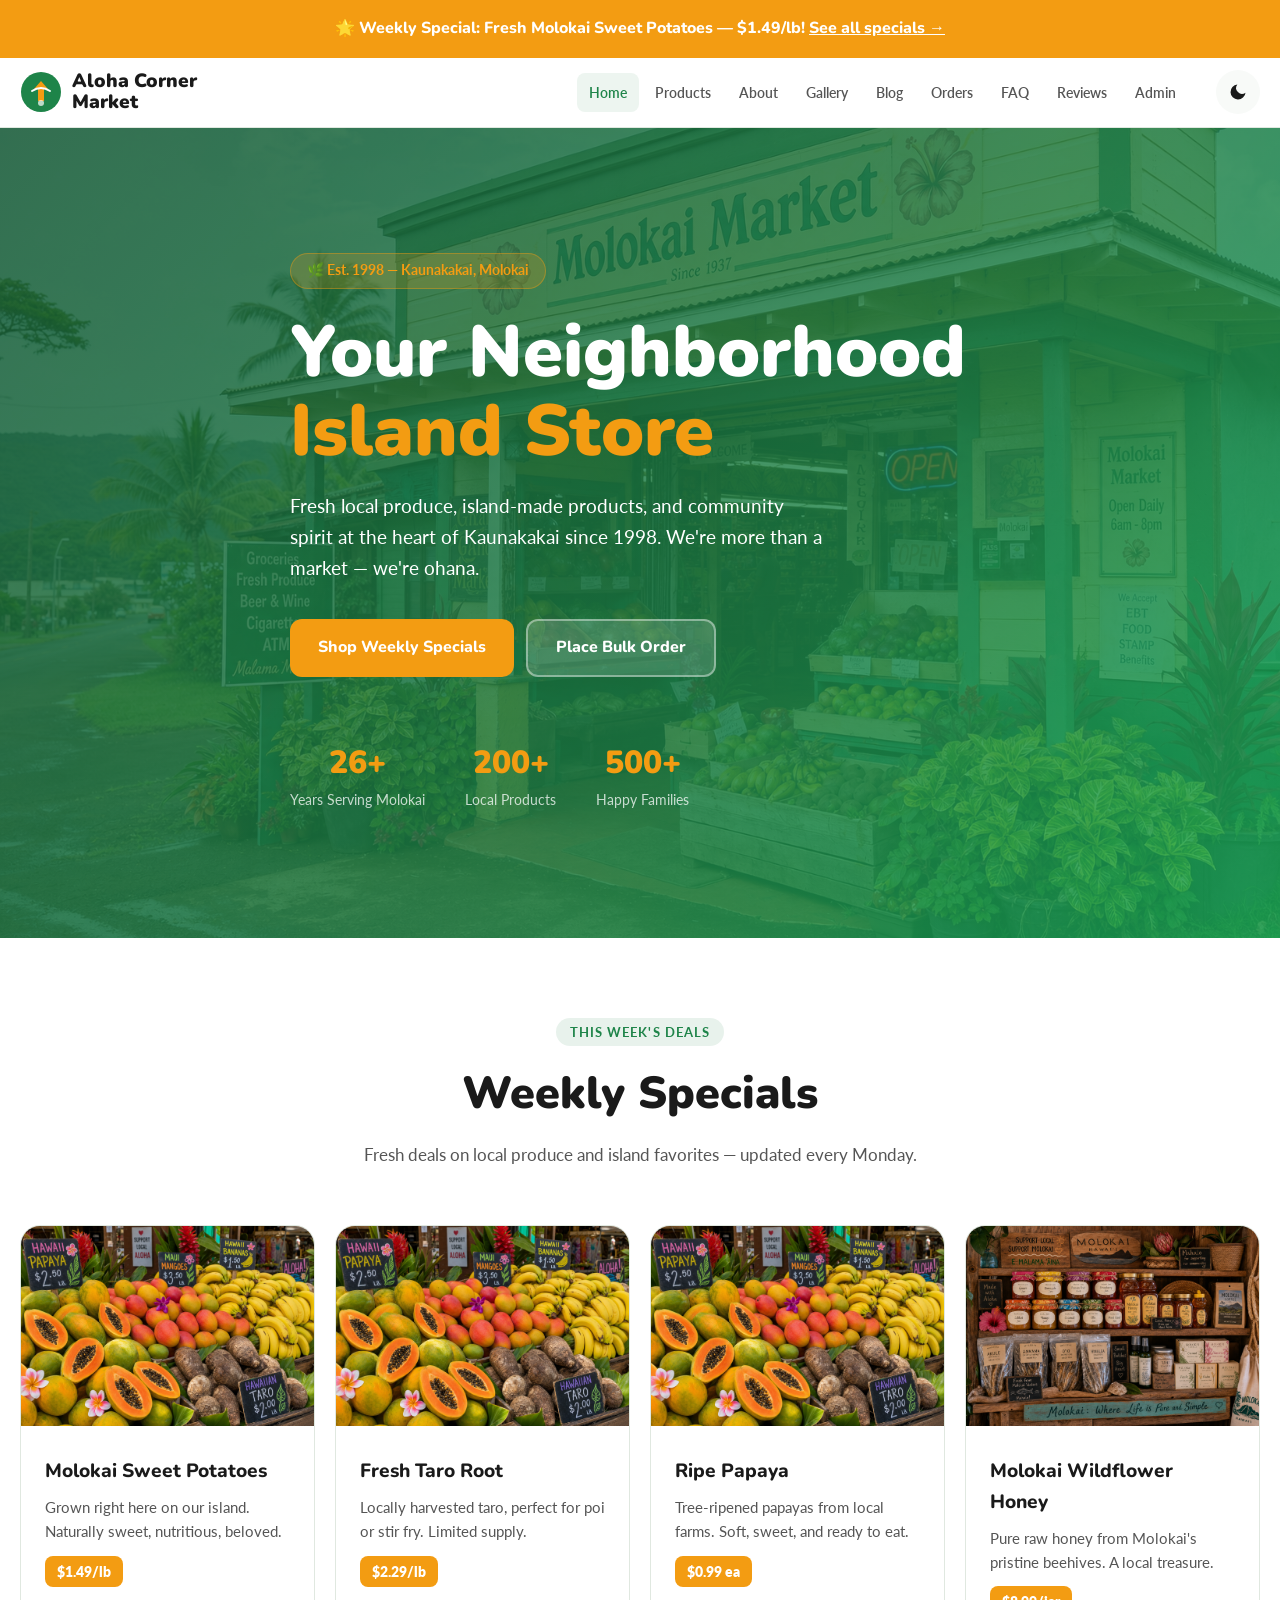
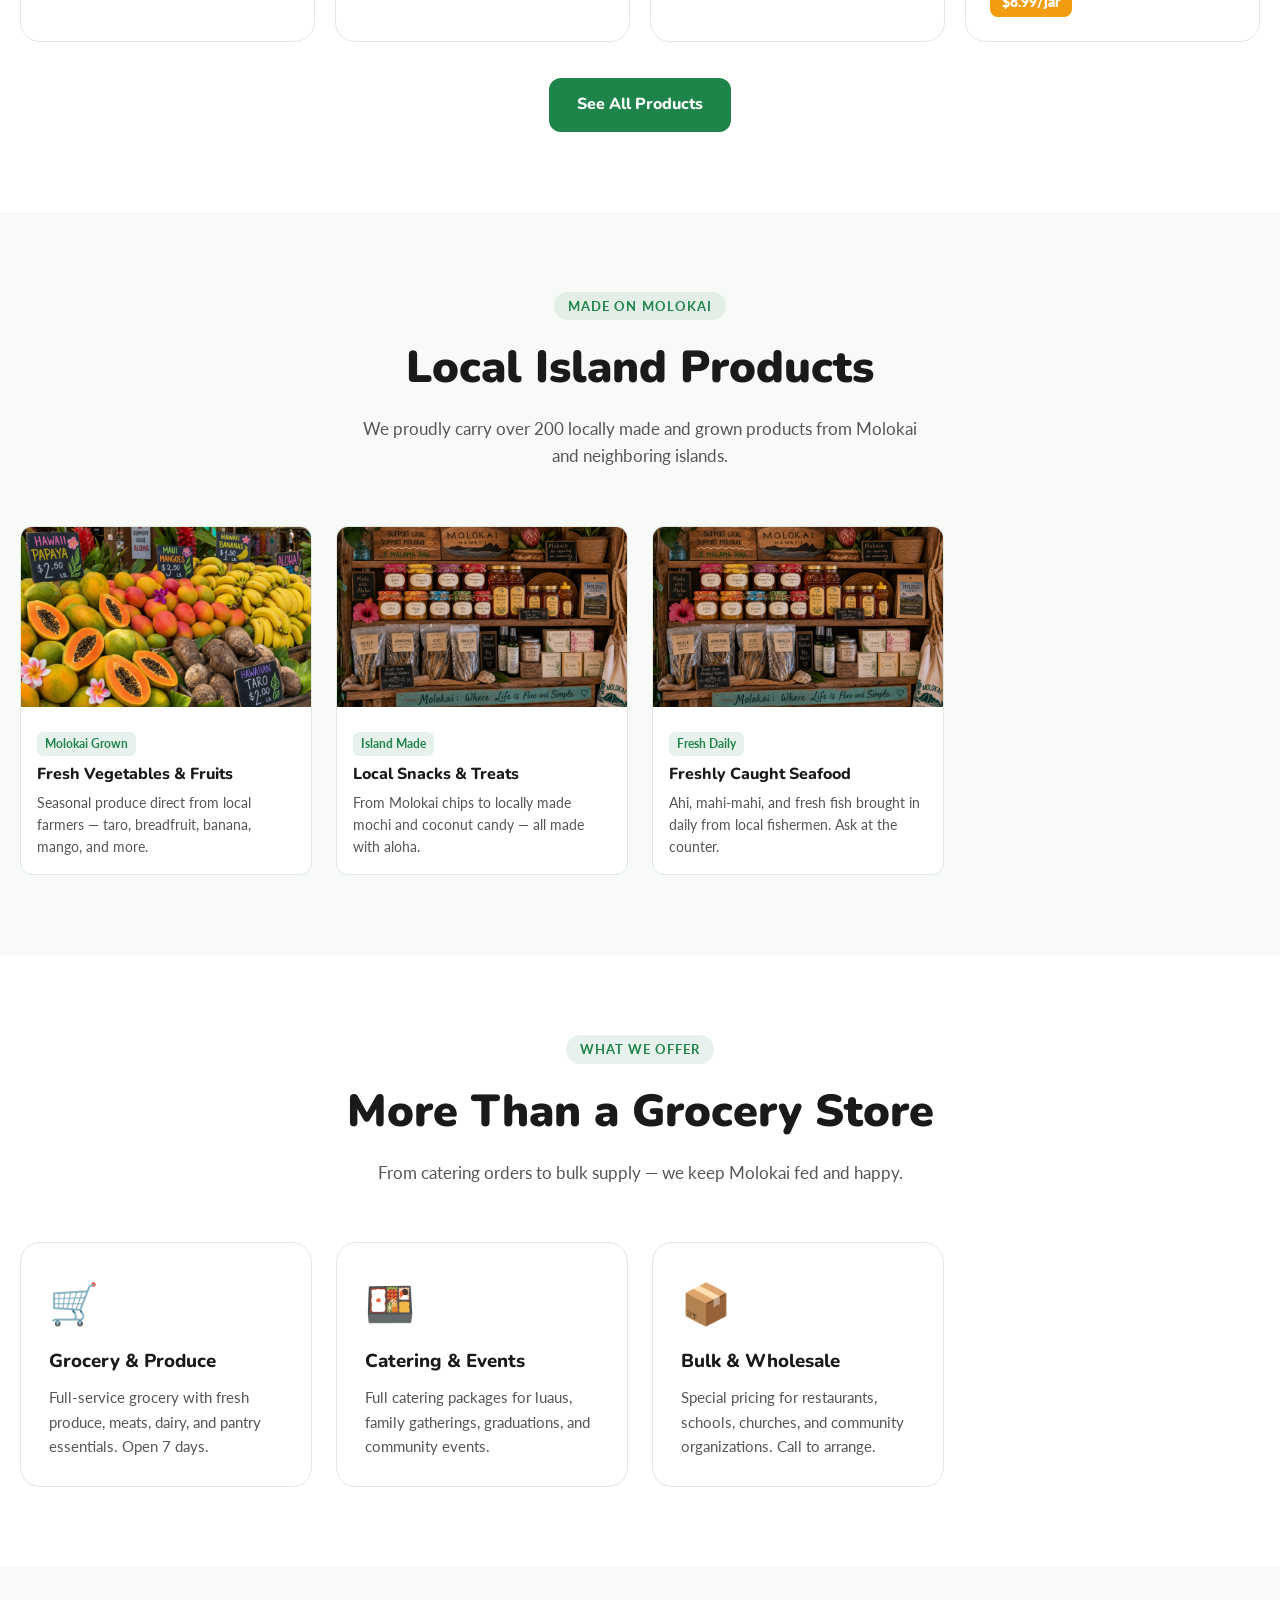
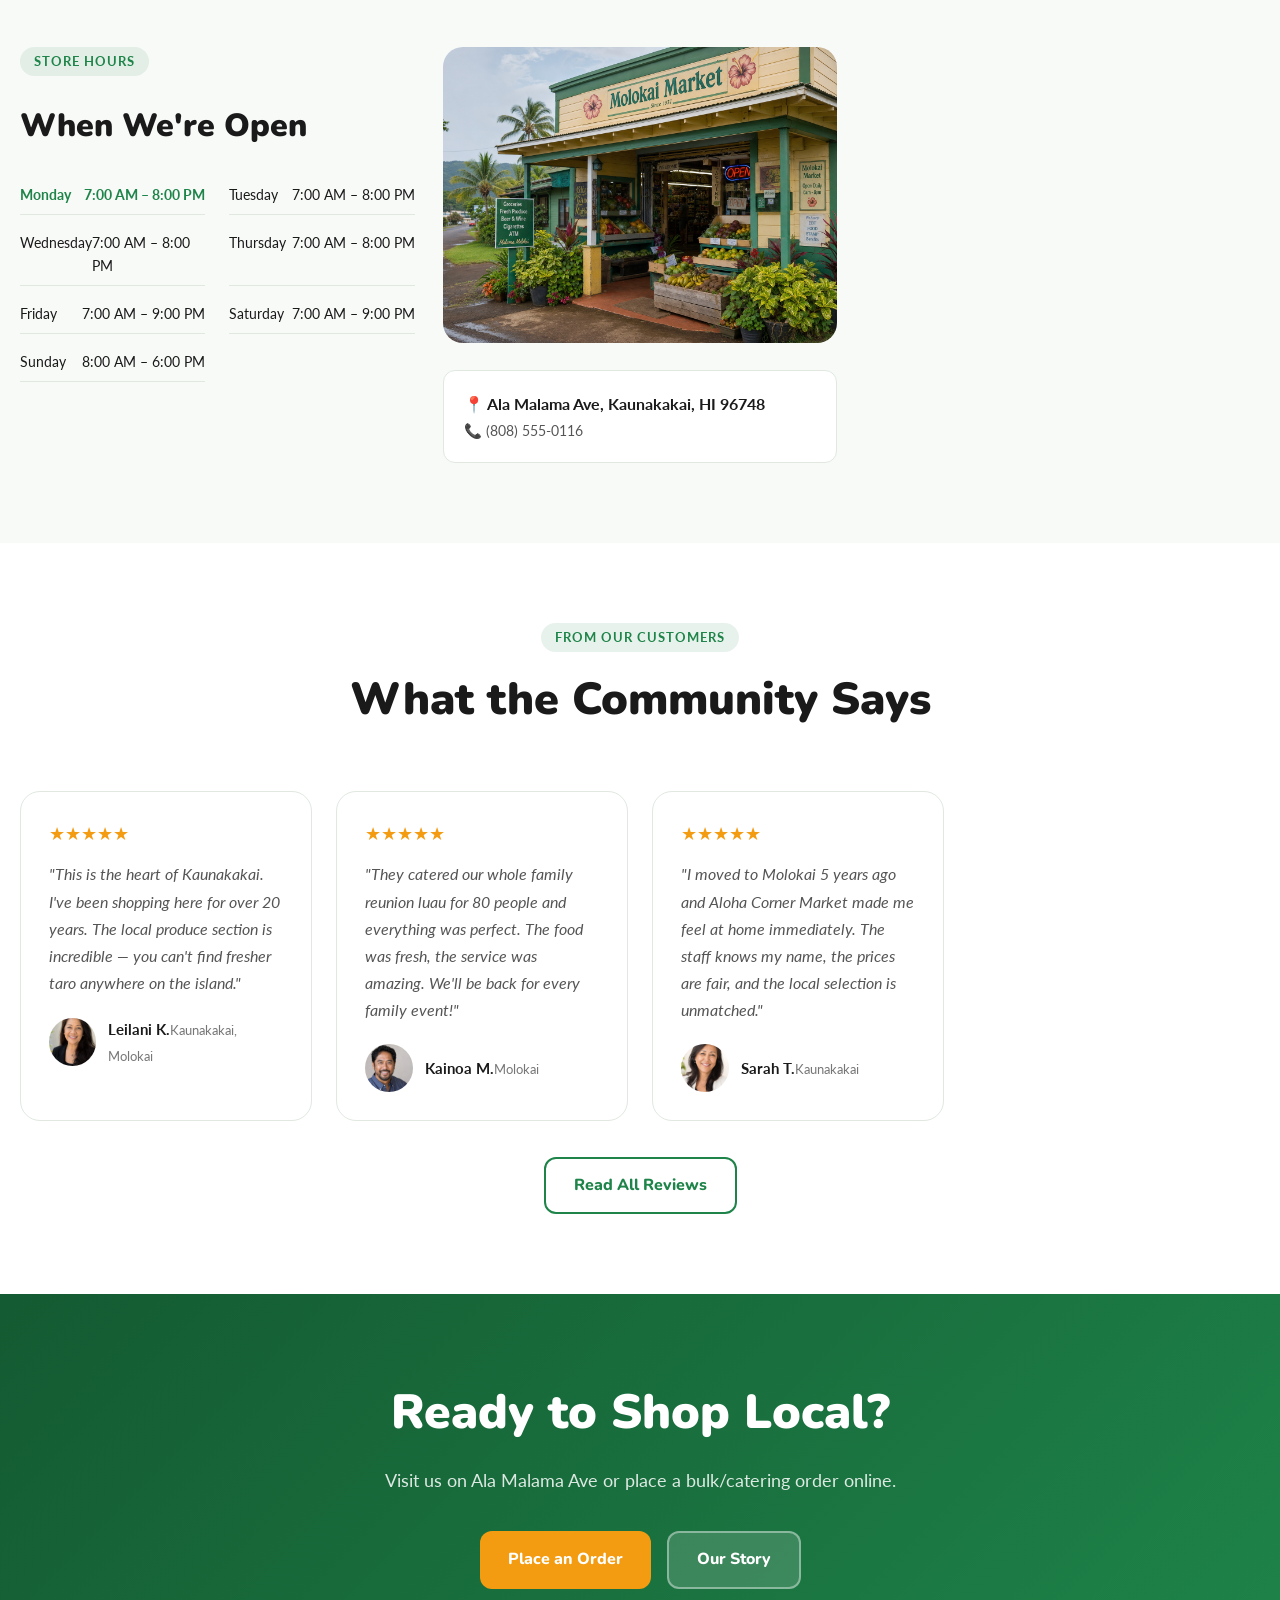
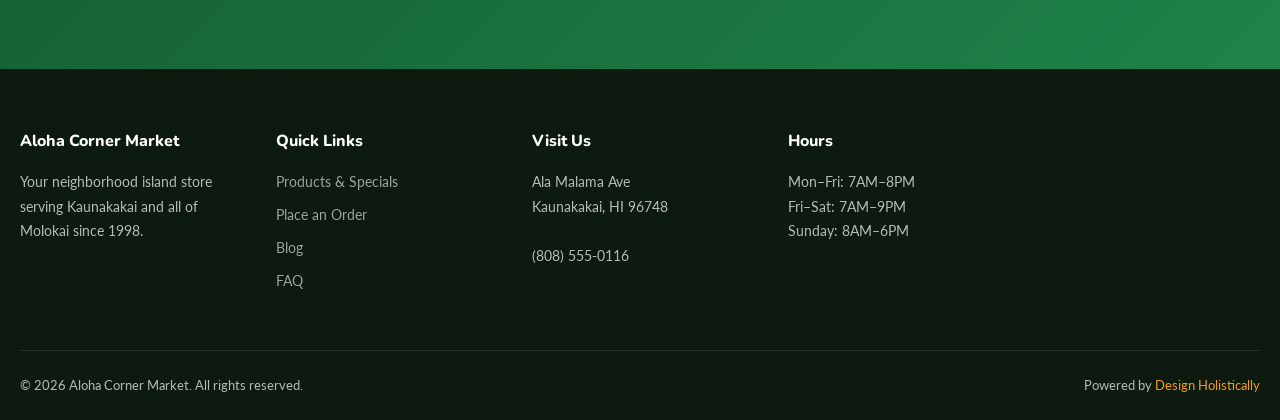
<file: index.html>
<!DOCTYPE html>
<html lang="en" data-theme="light">
<head>
<meta charset="UTF-8"><meta name="viewport" content="width=device-width, initial-scale=1.0">
<title>Aloha Corner Market — Your Neighborhood Island Store | Kaunakakai, Molokai</title>
<meta name="description" content="Aloha Corner Market is Molokai's favorite neighborhood grocery store in Kaunakakai. Fresh local produce, island products, weekly specials, catering and bulk orders.">
<meta property="og:title" content="Aloha Corner Market — Your Neighborhood Island Store">
<meta property="og:description" content="Fresh local produce, island products & community spirit. Serving Kaunakakai, Molokai.">
<meta property="og:image" content="images/hero.png">
<meta property="og:type" content="website">
<link rel="stylesheet" href="css/style.css">
<script type="application/ld+json">{"@context":"https://schema.org","@type":"GroceryStore","name":"Aloha Corner Market","image":"images/hero.png","address":{"@type":"PostalAddress","streetAddress":"Ala Malama Ave","addressLocality":"Kaunakakai","addressRegion":"HI","postalCode":"96748"},"telephone":"(808) 555-0116","openingHours":["Mo-Sa 07:00-20:00","Su 08:00-18:00"],"priceRange":"$"}</script>
  <link rel="icon" type="image/x-icon" href="images/favicon.ico">
  <link rel="icon" type="image/png" sizes="32x32" href="images/favicon-32x32.png">
  <link rel="icon" type="image/png" sizes="16x16" href="images/favicon-16x16.png">
  <link rel="apple-touch-icon" sizes="180x180" href="images/apple-touch-icon.png">
</head>
<body>
<div class="specials-banner">🌟 Weekly Special: Fresh Molokai Sweet Potatoes — $1.49/lb! <a href="services.html">See all specials →</a></div>

<header class="site-header">
  <div class="header-inner">
    <a href="index.html" class="logo-wrap" aria-label="Aloha Corner Market Home">
      <svg width="42" height="42" viewBox="0 0 42 42" fill="none" aria-hidden="true">
        <circle cx="21" cy="21" r="20" fill="#1E8449"/>
        <path d="M21 10 L28 18 L24 18 L24 30 L18 30 L18 18 L14 18 Z" fill="#F39C12"/>
        <path d="M12 20 Q21 14 30 20" stroke="white" stroke-width="2" fill="none" stroke-linecap="round"/>
        <circle cx="21" cy="32" r="3" fill="white" opacity="0.7"/>
      </svg>
      <span>Aloha Corner<br>Market</span>
    </a>
    <nav class="nav-links" aria-label="Main navigation">
      <a href="index.html">Home</a>
      <a href="services.html">Products</a>
      <a href="about.html">About</a>
      <a href="gallery.html">Gallery</a>
      <a href="blog.html">Blog</a>
      <a href="booking.html">Orders</a>
      <a href="faq.html">FAQ</a>
      <a href="reviews.html">Reviews</a>
      <a href="admin.html">Admin</a>
    </nav>
    <div class="header-actions">
      <button class="btn-dark-toggle" id="darkToggle" aria-label="Toggle dark mode">
        <svg viewBox="0 0 24 24"><path d="M21 12.79A9 9 0 1111.21 3 7 7 0 0021 12.79z"/></svg>
      </button>
      <button class="hamburger" id="hamburger" aria-label="Open menu" aria-expanded="false">
        <span></span><span></span><span></span>
      </button>
    </div>
  </div>
</header>
<nav class="mobile-nav" id="mobileNav">
  <a href="index.html">Home</a>
  <a href="services.html">Products</a>
  <a href="about.html">About</a>
  <a href="gallery.html">Gallery</a>
  <a href="blog.html">Blog</a>
  <a href="booking.html">Orders</a>
  <a href="faq.html">FAQ</a>
  <a href="reviews.html">Reviews</a>
  <a href="admin.html">Admin</a>
</nav>

<section class="hero">
  <div class="hero-bg"><img src="images/hero.png" alt="Aloha Corner Market Hawaii" loading="eager" style="width:100%;height:100%;object-fit:cover;position:absolute;inset:0;"></div>
  <div class="hero-content">
    <div class="hero-badge">🌿 Est. 1998 — Kaunakakai, Molokai</div>
    <h1>Your Neighborhood <span>Island Store</span></h1>
    <p>Fresh local produce, island-made products, and community spirit at the heart of Kaunakakai since 1998. We're more than a market — we're ohana.</p>
    <div class="hero-ctas">
      <a href="services.html" class="btn btn-accent">Shop Weekly Specials</a>
      <a href="booking.html" class="btn btn-ghost">Place Bulk Order</a>
    </div>
    <div class="hero-stats">
      <div class="hero-stat"><div class="num">26+</div><div class="lbl">Years Serving Molokai</div></div>
      <div class="hero-stat"><div class="num">200+</div><div class="lbl">Local Products</div></div>
      <div class="hero-stat"><div class="num">500+</div><div class="lbl">Happy Families</div></div>
    </div>
  </div>
</section>

<!-- Weekly Specials -->
<section class="section">
  <div class="container">
    <div class="section-header fade-up">
      <div class="section-tag">This Week's Deals</div>
      <h2>Weekly Specials</h2>
      <p>Fresh deals on local produce and island favorites — updated every Monday.</p>
    </div>
    <div class="grid-4">
      <div class="card fade-up">
        <img src="images/service-produce.png" alt="Sweet Potatoes" class="card-img">
        <div class="card-body"><h3>Molokai Sweet Potatoes</h3><p>Grown right here on our island. Naturally sweet, nutritious, beloved.</p><span class="price-tag">$1.49/lb</span></div>
      </div>
      <div class="card fade-up">
        <img src="images/service-produce.png" alt="Taro" class="card-img">
        <div class="card-body"><h3>Fresh Taro Root</h3><p>Locally harvested taro, perfect for poi or stir fry. Limited supply.</p><span class="price-tag">$2.29/lb</span></div>
      </div>
      <div class="card fade-up">
        <img src="images/service-produce.png" alt="Papaya" class="card-img">
        <div class="card-body"><h3>Ripe Papaya</h3><p>Tree-ripened papayas from local farms. Soft, sweet, and ready to eat.</p><span class="price-tag">$0.99 ea</span></div>
      </div>
      <div class="card fade-up">
        <img src="images/service-local-goods.png" alt="Local Honey" class="card-img">
        <div class="card-body"><h3>Molokai Wildflower Honey</h3><p>Pure raw honey from Molokai's pristine beehives. A local treasure.</p><span class="price-tag">$8.99/jar</span></div>
      </div>
    </div>
    <div style="text-align:center;margin-top:36px"><a href="services.html" class="btn btn-primary">See All Products</a></div>
  </div>
</section>

<!-- Local Products -->
<section class="section section-alt">
  <div class="container">
    <div class="section-header fade-up">
      <div class="section-tag">Made on Molokai</div>
      <h2>Local Island Products</h2>
      <p>We proudly carry over 200 locally made and grown products from Molokai and neighboring islands.</p>
    </div>
    <div class="grid-3">
      <div class="product-card fade-up">
        <img src="images/service-produce.png" alt="Local Produce">
        <div class="product-card-body">
          <div class="local-tag">Molokai Grown</div>
          <h4>Fresh Vegetables & Fruits</h4>
          <p>Seasonal produce direct from local farmers — taro, breadfruit, banana, mango, and more.</p>
        </div>
      </div>
      <div class="product-card fade-up">
        <img src="images/service-local-goods.png" alt="Island Snacks">
        <div class="product-card-body">
          <div class="local-tag">Island Made</div>
          <h4>Local Snacks & Treats</h4>
          <p>From Molokai chips to locally made mochi and coconut candy — all made with aloha.</p>
        </div>
      </div>
      <div class="product-card fade-up">
        <img src="images/service-local-goods.png" alt="Local Fish">
        <div class="product-card-body">
          <div class="local-tag">Fresh Daily</div>
          <h4>Freshly Caught Seafood</h4>
          <p>Ahi, mahi-mahi, and fresh fish brought in daily from local fishermen. Ask at the counter.</p>
        </div>
      </div>
    </div>
  </div>
</section>

<!-- Services Overview -->
<section class="section">
  <div class="container">
    <div class="section-header fade-up">
      <div class="section-tag">What We Offer</div>
      <h2>More Than a Grocery Store</h2>
      <p>From catering orders to bulk supply — we keep Molokai fed and happy.</p>
    </div>
    <div class="grid-3">
      <div class="card fade-up" style="padding:28px;border-radius:var(--radius-lg)">
        <div style="font-size:2.5rem;margin-bottom:12px">🛒</div>
        <h3 style="font-family:'Nunito',sans-serif;font-weight:800;margin-bottom:8px">Grocery & Produce</h3>
        <p style="color:var(--text-muted);font-size:0.95rem">Full-service grocery with fresh produce, meats, dairy, and pantry essentials. Open 7 days.</p>
      </div>
      <div class="card fade-up" style="padding:28px;border-radius:var(--radius-lg)">
        <div style="font-size:2.5rem;margin-bottom:12px">🍱</div>
        <h3 style="font-family:'Nunito',sans-serif;font-weight:800;margin-bottom:8px">Catering & Events</h3>
        <p style="color:var(--text-muted);font-size:0.95rem">Full catering packages for luaus, family gatherings, graduations, and community events.</p>
      </div>
      <div class="card fade-up" style="padding:28px;border-radius:var(--radius-lg)">
        <div style="font-size:2.5rem;margin-bottom:12px">📦</div>
        <h3 style="font-family:'Nunito',sans-serif;font-weight:800;margin-bottom:8px">Bulk & Wholesale</h3>
        <p style="color:var(--text-muted);font-size:0.95rem">Special pricing for restaurants, schools, churches, and community organizations. Call to arrange.</p>
      </div>
    </div>
  </div>
</section>

<!-- Hours & Location -->
<section class="section section-alt">
  <div class="container">
    <div class="grid-2">
      <div class="fade-up">
        <div class="section-tag">Store Hours</div>
        <h2 style="font-family:'Nunito',sans-serif;font-weight:900;font-size:2rem;margin:12px 0 24px">When We're Open</h2>
        <div class="hours-grid">
          <div class="hours-row"><span class="today">Monday</span><span class="today">7:00 AM – 8:00 PM</span></div>
          <div class="hours-row"><span>Tuesday</span><span>7:00 AM – 8:00 PM</span></div>
          <div class="hours-row"><span>Wednesday</span><span>7:00 AM – 8:00 PM</span></div>
          <div class="hours-row"><span>Thursday</span><span>7:00 AM – 8:00 PM</span></div>
          <div class="hours-row"><span>Friday</span><span>7:00 AM – 9:00 PM</span></div>
          <div class="hours-row"><span>Saturday</span><span>7:00 AM – 9:00 PM</span></div>
          <div class="hours-row"><span>Sunday</span><span>8:00 AM – 6:00 PM</span></div>
        </div>
      </div>
      <div class="fade-up">
        <img src="images/hero.png" alt="Store exterior" style="width:100%;border-radius:var(--radius-lg);object-fit:cover;aspect-ratio:4/3;">
        <div style="margin-top:20px;padding:20px;background:var(--bg-card);border:1px solid var(--border);border-radius:var(--radius)">
          <strong style="font-size:1rem">📍 Ala Malama Ave, Kaunakakai, HI 96748</strong><br>
          <span style="color:var(--text-muted);font-size:0.9rem">📞 (808) 555-0116</span>
        </div>
      </div>
    </div>
  </div>
</section>

<!-- Testimonials -->
<section class="section">
  <div class="container">
    <div class="section-header fade-up">
      <div class="section-tag">From Our Customers</div>
      <h2>What the Community Says</h2>
    </div>
    <div class="grid-3">
      <div class="testimonial-card fade-up">
        <div class="stars">★★★★★</div>
        <p>"This is the heart of Kaunakakai. I've been shopping here for over 20 years. The local produce section is incredible — you can't find fresher taro anywhere on the island."</p>
        <div class="testi-author"><img src="images/avatar-1.png" alt="Leilani K"><div><strong>Leilani K.</strong><span>Kaunakakai, Molokai</span></div></div>
      </div>
      <div class="testimonial-card fade-up">
        <div class="stars">★★★★★</div>
        <p>"They catered our whole family reunion luau for 80 people and everything was perfect. The food was fresh, the service was amazing. We'll be back for every family event!"</p>
        <div class="testi-author"><img src="images/avatar-2.png" alt="Kainoa M"><div><strong>Kainoa M.</strong><span>Molokai</span></div></div>
      </div>
      <div class="testimonial-card fade-up">
        <div class="stars">★★★★★</div>
        <p>"I moved to Molokai 5 years ago and Aloha Corner Market made me feel at home immediately. The staff knows my name, the prices are fair, and the local selection is unmatched."</p>
        <div class="testi-author"><img src="images/avatar-3.png" alt="Sarah T"><div><strong>Sarah T.</strong><span>Kaunakakai</span></div></div>
      </div>
    </div>
    <div style="text-align:center;margin-top:36px"><a href="reviews.html" class="btn btn-outline">Read All Reviews</a></div>
  </div>
</section>

<!-- CTA -->
<section class="cta-section">
  <div class="container">
    <h2>Ready to Shop Local?</h2>
    <p>Visit us on Ala Malama Ave or place a bulk/catering order online.</p>
    <div style="display:flex;gap:16px;justify-content:center;flex-wrap:wrap">
      <a href="booking.html" class="btn btn-accent">Place an Order</a>
      <a href="about.html" class="btn btn-ghost">Our Story</a>
    </div>
  </div>
</section>

<footer class="site-footer">
  <div class="footer-grid">
    <div class="footer-col">
      <h4>Aloha Corner Market</h4>
      <p>Your neighborhood island store serving Kaunakakai and all of Molokai since 1998.</p>
    </div>
    <div class="footer-col">
      <h4>Quick Links</h4>
      <a href="services.html">Products & Specials</a>
      <a href="booking.html">Place an Order</a>
      <a href="blog.html">Blog</a>
      <a href="faq.html">FAQ</a>
    </div>
    <div class="footer-col">
      <h4>Visit Us</h4>
      <p>Ala Malama Ave<br>Kaunakakai, HI 96748<br><br>(808) 555-0116</p>
    </div>
    <div class="footer-col">
      <h4>Hours</h4>
      <p>Mon–Fri: 7AM–8PM<br>Fri–Sat: 7AM–9PM<br>Sunday: 8AM–6PM</p>
    </div>
  </div>
  <div class="footer-bottom">
    <span>© 2026 Aloha Corner Market. All rights reserved.</span>
    <span>Powered by <a href="https://designholistically.com" target="_blank">Design Holistically</a></span>
  </div>
</footer>
<button class="back-to-top" id="backToTop" aria-label="Back to top">↑</button>
<script src="js/main.js"></script>
</body>
</html>
</file>
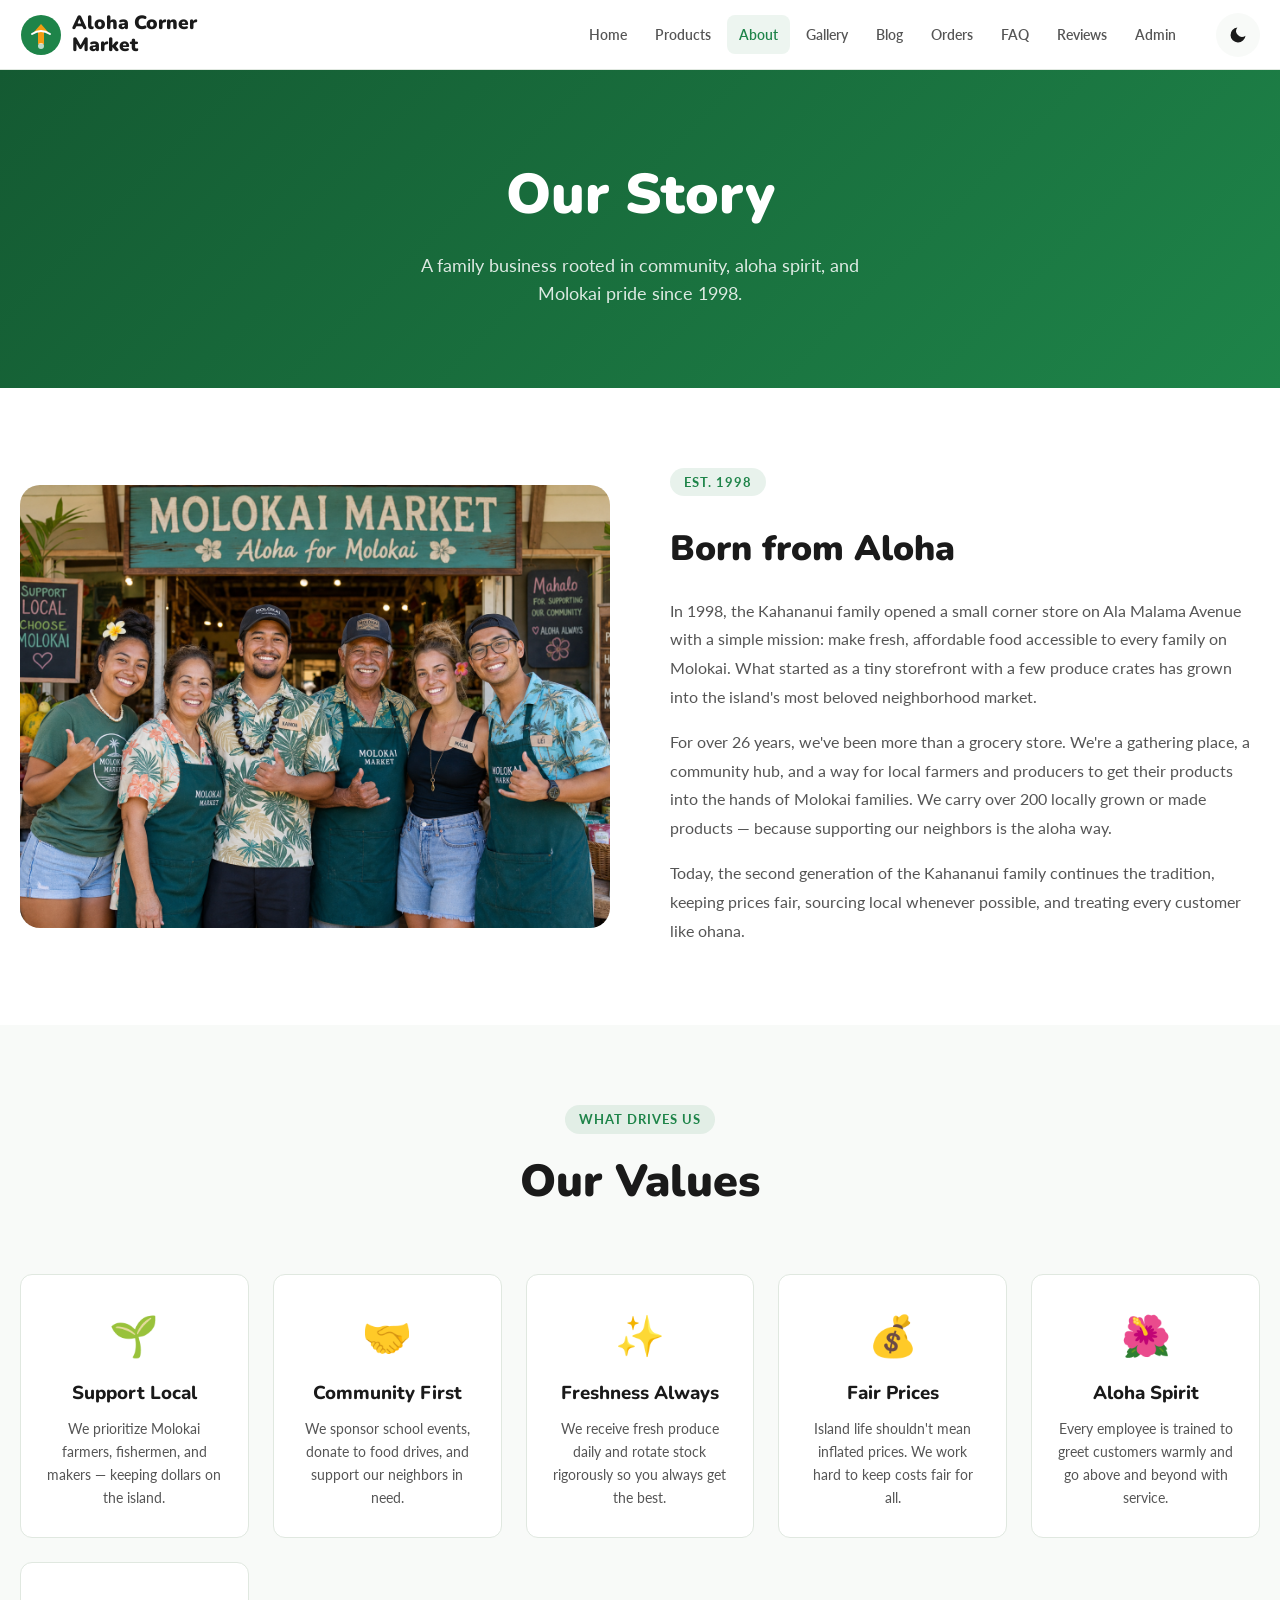
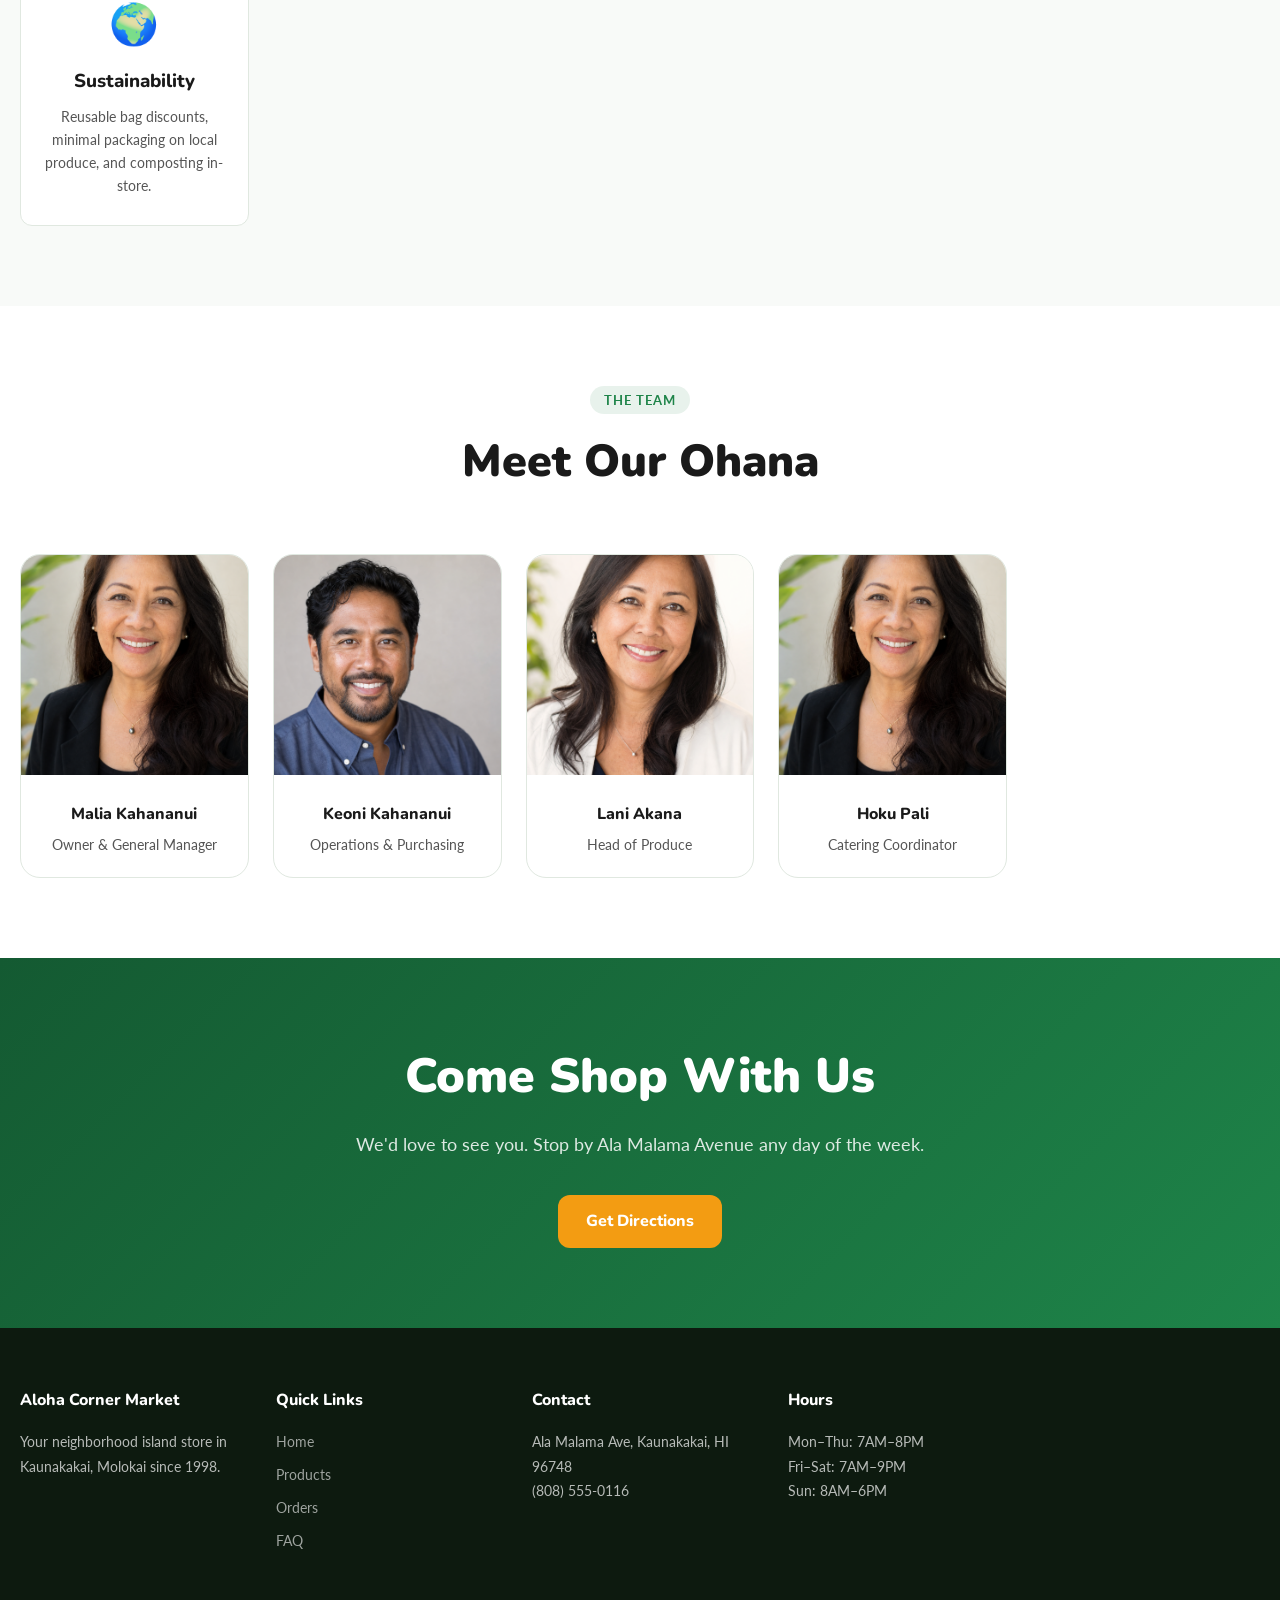
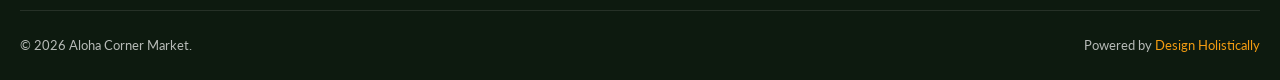
<file: about.html>
<!DOCTYPE html>
<html lang="en" data-theme="light">
<head>
<meta charset="UTF-8"><meta name="viewport" content="width=device-width, initial-scale=1.0">
<title>About Us — Aloha Corner Market | Kaunakakai, Molokai</title>
<meta name="description" content="Learn the story of Aloha Corner Market — a family-owned neighborhood grocery store serving Kaunakakai, Molokai since 1998.">
<link rel="stylesheet" href="css/style.css">
  <link rel="icon" type="image/x-icon" href="images/favicon.ico">
  <link rel="icon" type="image/png" sizes="32x32" href="images/favicon-32x32.png">
  <link rel="icon" type="image/png" sizes="16x16" href="images/favicon-16x16.png">
  <link rel="apple-touch-icon" sizes="180x180" href="images/apple-touch-icon.png">
</head>
<body>
<header class="site-header">
  <div class="header-inner">
    <a href="index.html" class="logo-wrap">
      <svg width="42" height="42" viewBox="0 0 42 42" fill="none"><circle cx="21" cy="21" r="20" fill="#1E8449"/><path d="M21 10 L28 18 L24 18 L24 30 L18 30 L18 18 L14 18 Z" fill="#F39C12"/><path d="M12 20 Q21 14 30 20" stroke="white" stroke-width="2" fill="none" stroke-linecap="round"/><circle cx="21" cy="32" r="3" fill="white" opacity="0.7"/></svg>
      <span>Aloha Corner<br>Market</span>
    </a>
    <nav class="nav-links">
      <a href="index.html">Home</a><a href="services.html">Products</a><a href="about.html" class="active">About</a><a href="gallery.html">Gallery</a><a href="blog.html">Blog</a><a href="booking.html">Orders</a><a href="faq.html">FAQ</a><a href="reviews.html">Reviews</a><a href="admin.html">Admin</a>
    </nav>
    <div class="header-actions">
      <button class="btn-dark-toggle" id="darkToggle" aria-label="Toggle dark mode"><svg viewBox="0 0 24 24"><path d="M21 12.79A9 9 0 1111.21 3 7 7 0 0021 12.79z"/></svg></button>
      <button class="hamburger" id="hamburger" aria-label="Open menu" aria-expanded="false"><span></span><span></span><span></span></button>
    </div>
  </div>
</header>
<nav class="mobile-nav" id="mobileNav">
  <a href="index.html">Home</a><a href="services.html">Products</a><a href="about.html">About</a><a href="gallery.html">Gallery</a><a href="blog.html">Blog</a><a href="booking.html">Orders</a><a href="faq.html">FAQ</a><a href="reviews.html">Reviews</a><a href="admin.html">Admin</a>
</nav>

<div class="page-hero">
  <h1>Our Story</h1>
  <p>A family business rooted in community, aloha spirit, and Molokai pride since 1998.</p>
</div>

<section class="section">
  <div class="container">
    <div class="about-story fade-up">
      <img src="images/about.png" alt="Store founding family">
      <div>
        <div class="section-tag">Est. 1998</div>
        <h2 style="font-family:'Nunito',sans-serif;font-weight:900;font-size:2.2rem;margin:12px 0 20px">Born from Aloha</h2>
        <p style="color:var(--text-muted);line-height:1.8;margin-bottom:16px">In 1998, the Kahananui family opened a small corner store on Ala Malama Avenue with a simple mission: make fresh, affordable food accessible to every family on Molokai. What started as a tiny storefront with a few produce crates has grown into the island's most beloved neighborhood market.</p>
        <p style="color:var(--text-muted);line-height:1.8;margin-bottom:16px">For over 26 years, we've been more than a grocery store. We're a gathering place, a community hub, and a way for local farmers and producers to get their products into the hands of Molokai families. We carry over 200 locally grown or made products — because supporting our neighbors is the aloha way.</p>
        <p style="color:var(--text-muted);line-height:1.8">Today, the second generation of the Kahananui family continues the tradition, keeping prices fair, sourcing local whenever possible, and treating every customer like ohana.</p>
      </div>
    </div>
  </div>
</section>

<section class="section section-alt">
  <div class="container">
    <div class="section-header fade-up">
      <div class="section-tag">What Drives Us</div>
      <h2>Our Values</h2>
    </div>
    <div class="values-grid">
      <div class="value-card fade-up"><div class="value-icon">🌱</div><h3>Support Local</h3><p>We prioritize Molokai farmers, fishermen, and makers — keeping dollars on the island.</p></div>
      <div class="value-card fade-up"><div class="value-icon">🤝</div><h3>Community First</h3><p>We sponsor school events, donate to food drives, and support our neighbors in need.</p></div>
      <div class="value-card fade-up"><div class="value-icon">✨</div><h3>Freshness Always</h3><p>We receive fresh produce daily and rotate stock rigorously so you always get the best.</p></div>
      <div class="value-card fade-up"><div class="value-icon">💰</div><h3>Fair Prices</h3><p>Island life shouldn't mean inflated prices. We work hard to keep costs fair for all.</p></div>
      <div class="value-card fade-up"><div class="value-icon">🌺</div><h3>Aloha Spirit</h3><p>Every employee is trained to greet customers warmly and go above and beyond with service.</p></div>
      <div class="value-card fade-up"><div class="value-icon">🌍</div><h3>Sustainability</h3><p>Reusable bag discounts, minimal packaging on local produce, and composting in-store.</p></div>
    </div>
  </div>
</section>

<section class="section">
  <div class="container">
    <div class="section-header fade-up">
      <div class="section-tag">The Team</div>
      <h2>Meet Our Ohana</h2>
    </div>
    <div class="team-grid">
      <div class="team-card fade-up"><img src="images/avatar-1.png" alt="Malia Kahananui"><div class="team-card-body"><strong>Malia Kahananui</strong><span>Owner & General Manager</span></div></div>
      <div class="team-card fade-up"><img src="images/avatar-2.png" alt="Keoni Kahananui"><div class="team-card-body"><strong>Keoni Kahananui</strong><span>Operations & Purchasing</span></div></div>
      <div class="team-card fade-up"><img src="images/avatar-3.png" alt="Lani Akana"><div class="team-card-body"><strong>Lani Akana</strong><span>Head of Produce</span></div></div>
      <div class="team-card fade-up"><img src="images/avatar-1.png" alt="Hoku Pali"><div class="team-card-body"><strong>Hoku Pali</strong><span>Catering Coordinator</span></div></div>
    </div>
  </div>
</section>

<section class="cta-section">
  <div class="container">
    <h2>Come Shop With Us</h2>
    <p>We'd love to see you. Stop by Ala Malama Avenue any day of the week.</p>
    <a href="index.html" class="btn btn-accent">Get Directions</a>
  </div>
</section>

<footer class="site-footer">
  <div class="footer-grid">
    <div class="footer-col"><h4>Aloha Corner Market</h4><p>Your neighborhood island store in Kaunakakai, Molokai since 1998.</p></div>
    <div class="footer-col"><h4>Quick Links</h4><a href="index.html">Home</a><a href="services.html">Products</a><a href="booking.html">Orders</a><a href="faq.html">FAQ</a></div>
    <div class="footer-col"><h4>Contact</h4><p>Ala Malama Ave, Kaunakakai, HI 96748<br>(808) 555-0116</p></div>
    <div class="footer-col"><h4>Hours</h4><p>Mon–Thu: 7AM–8PM<br>Fri–Sat: 7AM–9PM<br>Sun: 8AM–6PM</p></div>
  </div>
  <div class="footer-bottom"><span>© 2026 Aloha Corner Market.</span><span>Powered by <a href="https://designholistically.com" target="_blank">Design Holistically</a></span></div>
</footer>
<button class="back-to-top" id="backToTop" aria-label="Back to top">↑</button>
<script src="js/main.js"></script>
</body>
</html>
</file>
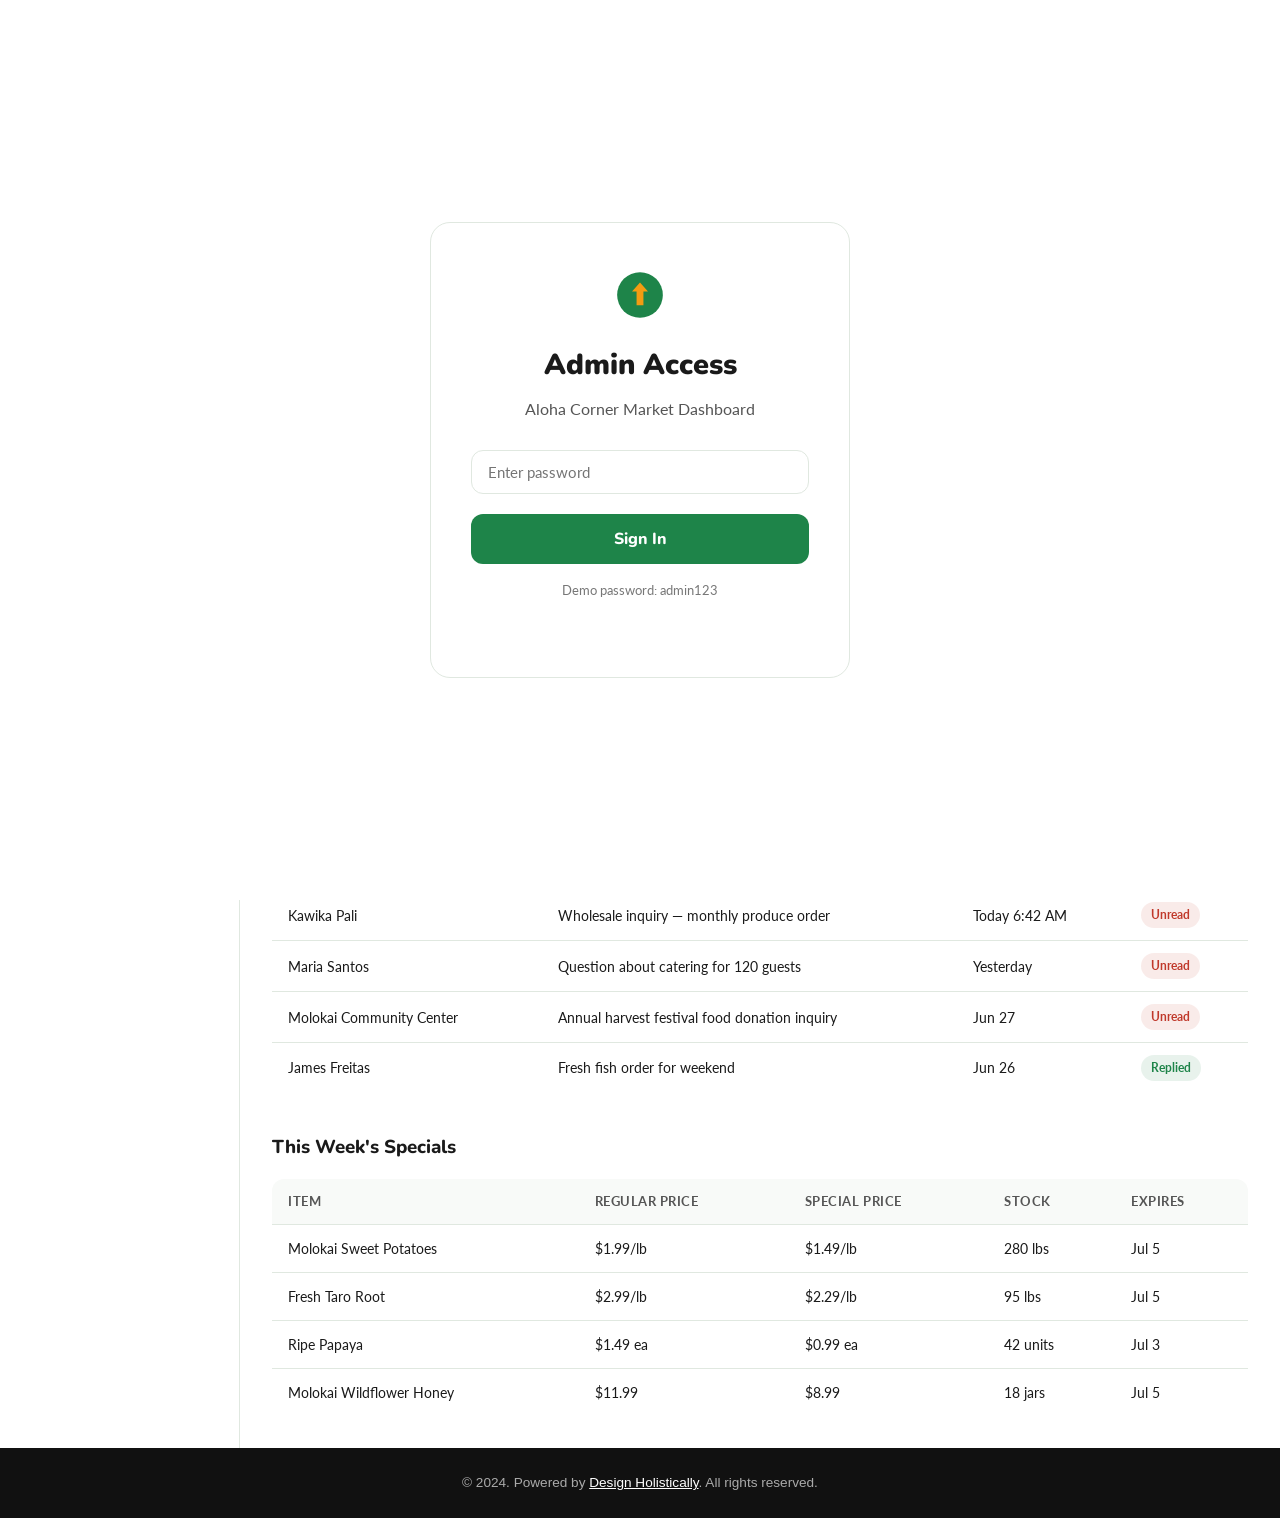
<file: admin.html>
<!DOCTYPE html>
<html lang="en" data-theme="light">
<head>
<meta charset="UTF-8"><meta name="viewport" content="width=device-width, initial-scale=1.0">
<title>Admin Dashboard — Aloha Corner Market</title>
<link rel="stylesheet" href="css/style.css">
<style>
body { overflow-x: hidden; }
.admin-header { height: var(--header-h); background: var(--bg-card); border-bottom: 1px solid var(--border); display: flex; align-items: center; padding: 0 24px; gap: 16px; position: sticky; top: 0; z-index: 100; }
.admin-header h1 { font-family: 'Nunito', sans-serif; font-weight: 900; font-size: 1.2rem; margin-left: 8px; }
.admin-grid { display: grid; grid-template-columns: repeat(auto-fill, minmax(180px, 1fr)); gap: 16px; margin-bottom: 32px; }
</style>
  <link rel="icon" type="image/x-icon" href="images/favicon.ico">
  <link rel="icon" type="image/png" sizes="32x32" href="images/favicon-32x32.png">
  <link rel="icon" type="image/png" sizes="16x16" href="images/favicon-16x16.png">
  <link rel="apple-touch-icon" sizes="180x180" href="images/apple-touch-icon.png">
</head>
<body>
<div id="loginOverlay" class="login-overlay">
  <div class="login-box">
    <svg width="48" height="48" viewBox="0 0 42 42" fill="none" style="margin:0 auto 16px"><circle cx="21" cy="21" r="20" fill="#1E8449"/><path d="M21 10 L28 18 L24 18 L24 30 L18 30 L18 18 L14 18 Z" fill="#F39C12"/></svg>
    <h2>Admin Access</h2>
    <p>Aloha Corner Market Dashboard</p>
    <form id="loginForm">
      <div class="form-group"><input type="password" id="adminPw" placeholder="Enter password" required></div>
      <div id="loginError" style="color:#c0392b;font-size:0.85rem;margin-bottom:12px"></div>
      <button type="submit" class="btn btn-primary" style="width:100%">Sign In</button>
    </form>
    <p style="margin-top:16px;font-size:0.82rem;color:var(--text-light)">Demo password: admin123</p>
  </div>
</div>

<div class="admin-layout">
  <aside class="admin-sidebar">
    <div style="padding:20px 20px 0;margin-bottom:16px">
      <a href="index.html" class="logo-wrap" style="font-size:0.9rem">
        <svg width="32" height="32" viewBox="0 0 42 42" fill="none"><circle cx="21" cy="21" r="20" fill="#1E8449"/><path d="M21 10 L28 18 L24 18 L24 30 L18 30 L18 18 L14 18 Z" fill="#F39C12"/></svg>
        <span style="font-size:0.85rem">Aloha Corner Market</span>
      </a>
    </div>
    <nav class="admin-nav">
      <a href="#dashboard" class="active">📊 Dashboard</a>
      <a href="#orders">📦 Orders</a>
      <a href="#messages">💬 Messages</a>
      <a href="#specials">🏷️ Specials</a>
      <a href="#inventory">🥬 Inventory</a>
      <a href="index.html">← View Site</a>
    </nav>
    <div style="padding:20px;margin-top:auto">
      <button class="btn-dark-toggle" id="darkToggle" aria-label="Toggle dark mode" style="width:100%;border-radius:var(--radius)">
        <svg viewBox="0 0 24 24" style="width:20px;height:20px;fill:var(--text)"><path d="M21 12.79A9 9 0 1111.21 3 7 7 0 0021 12.79z"/></svg>
      </button>
    </div>
  </aside>

  <main class="admin-main">
    <div style="margin-bottom:28px"><h2 style="font-family:'Nunito',sans-serif;font-weight:900;font-size:1.6rem">Good morning, Malia 🌺</h2><p style="color:var(--text-muted)">Monday, June 29, 2026 — Store opens in 2 hours</p></div>

    <div class="admin-grid">
      <div class="stat-card"><div class="val">12</div><div class="label">Pending Orders</div></div>
      <div class="stat-card"><div class="val">$4,280</div><div class="label">This Week Revenue</div></div>
      <div class="stat-card"><div class="val">186</div><div class="label">Total Reviews</div></div>
      <div class="stat-card"><div class="val">4.9★</div><div class="label">Avg Rating</div></div>
      <div class="stat-card"><div class="val">3</div><div class="label">New Messages</div></div>
      <div class="stat-card"><div class="val">8</div><div class="label">Items Low Stock</div></div>
    </div>

    <div id="orders" style="margin-bottom:40px">
      <h3 style="font-family:'Nunito',sans-serif;font-weight:800;margin-bottom:16px">Recent Orders</h3>
      <div style="overflow-x:auto">
        <table class="admin-table">
          <thead><tr><th>Order ID</th><th>Customer</th><th>Type</th><th>Date</th><th>Amount</th><th>Status</th></tr></thead>
          <tbody>
            <tr><td>#ORD-1041</td><td>Leilani Kahale</td><td>Event Catering</td><td>Jul 4, 2026</td><td>$840</td><td><span class="badge badge-yellow">Pending</span></td></tr>
            <tr><td>#ORD-1040</td><td>Kaunakakai School</td><td>Bulk Produce</td><td>Jun 30, 2026</td><td>$320</td><td><span class="badge badge-green">Confirmed</span></td></tr>
            <tr><td>#ORD-1039</td><td>Noa Makoa</td><td>Party Trays</td><td>Jun 29, 2026</td><td>$185</td><td><span class="badge badge-green">Ready</span></td></tr>
            <tr><td>#ORD-1038</td><td>Sunset Café Molokai</td><td>Wholesale</td><td>Jun 28, 2026</td><td>$960</td><td><span class="badge badge-green">Delivered</span></td></tr>
            <tr><td>#ORD-1037</td><td>Puanani Family</td><td>Event Catering</td><td>Jun 27, 2026</td><td>$640</td><td><span class="badge badge-green">Complete</span></td></tr>
          </tbody>
        </table>
      </div>
    </div>

    <div id="messages" style="margin-bottom:40px">
      <h3 style="font-family:'Nunito',sans-serif;font-weight:800;margin-bottom:16px">Recent Messages</h3>
      <div style="overflow-x:auto">
        <table class="admin-table">
          <thead><tr><th>From</th><th>Subject</th><th>Received</th><th>Status</th></tr></thead>
          <tbody>
            <tr><td>Kawika Pali</td><td>Wholesale inquiry — monthly produce order</td><td>Today 6:42 AM</td><td><span class="badge badge-red">Unread</span></td></tr>
            <tr><td>Maria Santos</td><td>Question about catering for 120 guests</td><td>Yesterday</td><td><span class="badge badge-red">Unread</span></td></tr>
            <tr><td>Molokai Community Center</td><td>Annual harvest festival food donation inquiry</td><td>Jun 27</td><td><span class="badge badge-red">Unread</span></td></tr>
            <tr><td>James Freitas</td><td>Fresh fish order for weekend</td><td>Jun 26</td><td><span class="badge badge-green">Replied</span></td></tr>
          </tbody>
        </table>
      </div>
    </div>

    <div id="specials">
      <h3 style="font-family:'Nunito',sans-serif;font-weight:800;margin-bottom:16px">This Week's Specials</h3>
      <table class="admin-table">
        <thead><tr><th>Item</th><th>Regular Price</th><th>Special Price</th><th>Stock</th><th>Expires</th></tr></thead>
        <tbody>
          <tr><td>Molokai Sweet Potatoes</td><td>$1.99/lb</td><td>$1.49/lb</td><td>280 lbs</td><td>Jul 5</td></tr>
          <tr><td>Fresh Taro Root</td><td>$2.99/lb</td><td>$2.29/lb</td><td>95 lbs</td><td>Jul 5</td></tr>
          <tr><td>Ripe Papaya</td><td>$1.49 ea</td><td>$0.99 ea</td><td>42 units</td><td>Jul 3</td></tr>
          <tr><td>Molokai Wildflower Honey</td><td>$11.99</td><td>$8.99</td><td>18 jars</td><td>Jul 5</td></tr>
        </tbody>
      </table>
    </div>
  </main>
</div>

<script src="js/main.js"></script>

  <!-- Powered by Design Holistically -->
  <footer style="background:#111;color:#aaa;text-align:center;padding:1.5rem;font-size:0.85rem;font-family:sans-serif;">
    <p>&copy; 2024. Powered by <a href="https://designholistically.com" target="_blank" rel="noopener" style="color:#fff;text-decoration:underline;">Design Holistically</a>. All rights reserved.</p>
  </footer>

</body>
</html>
</file>
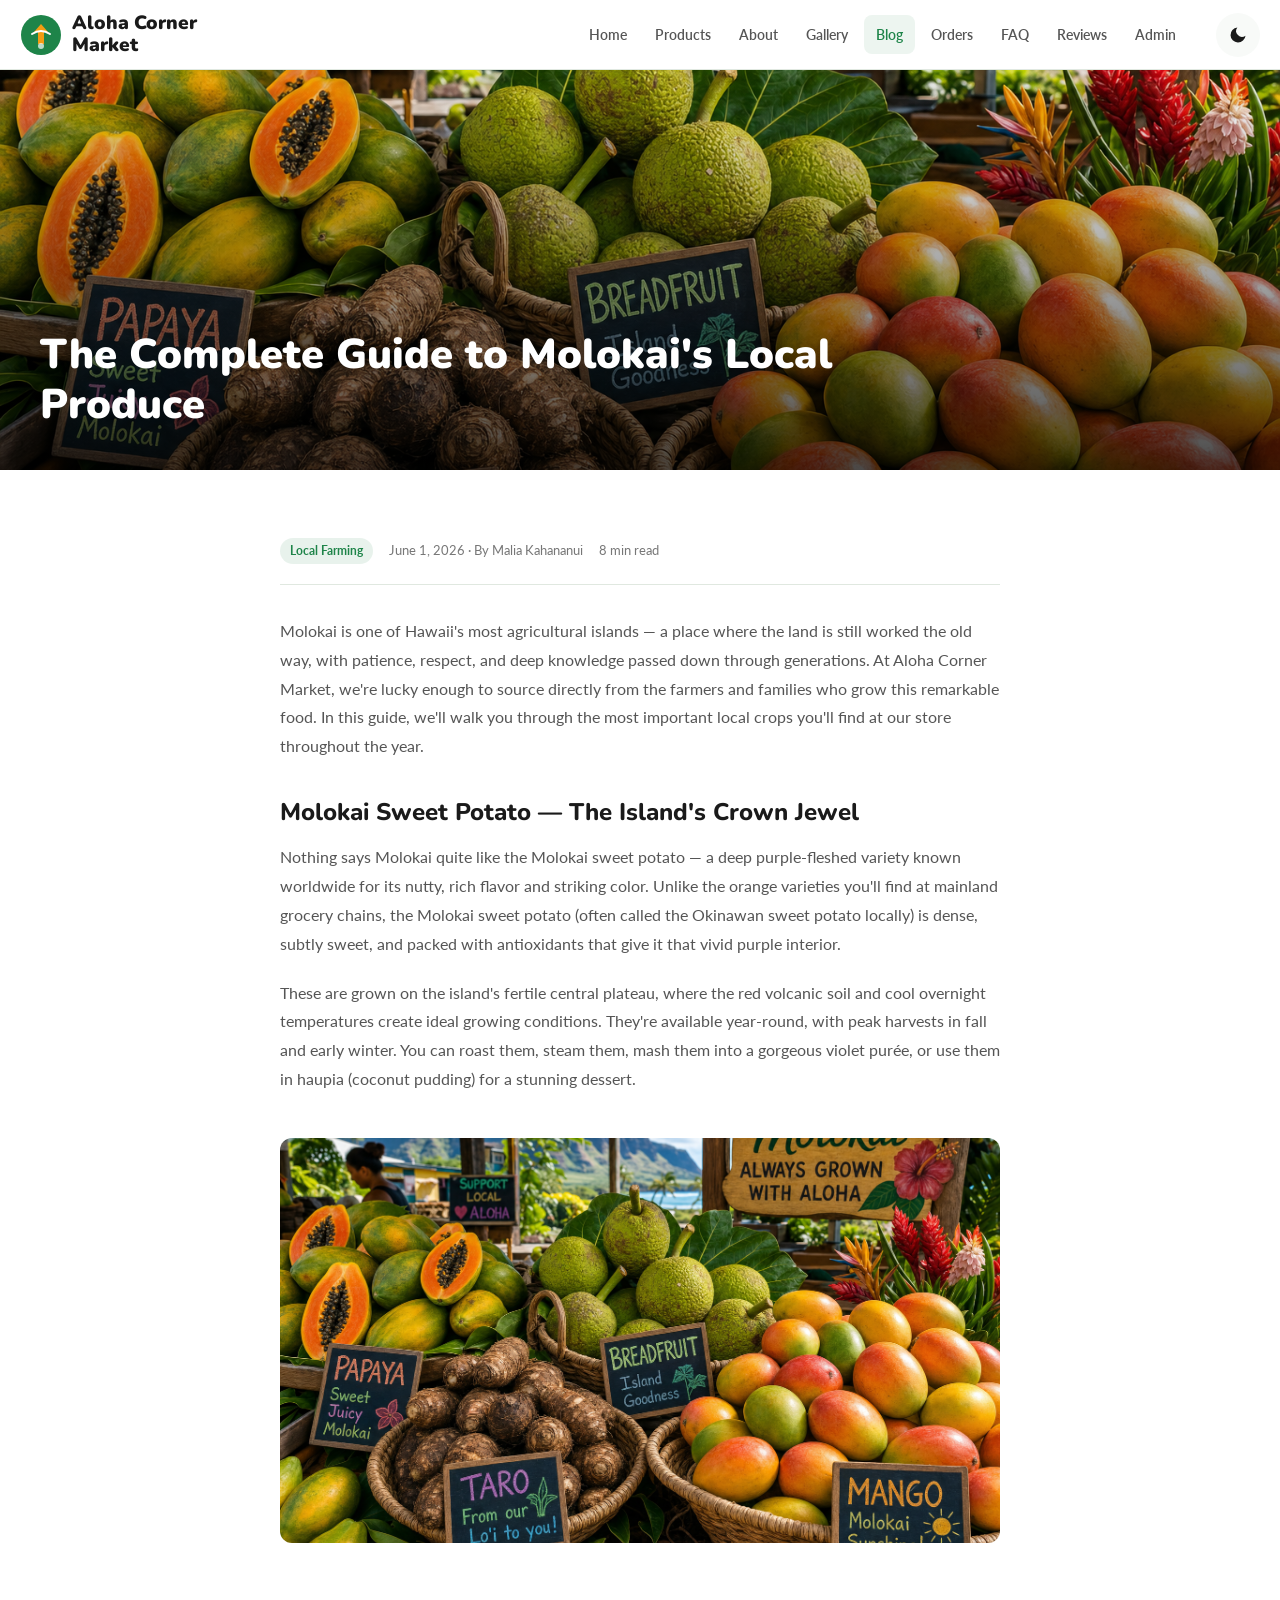
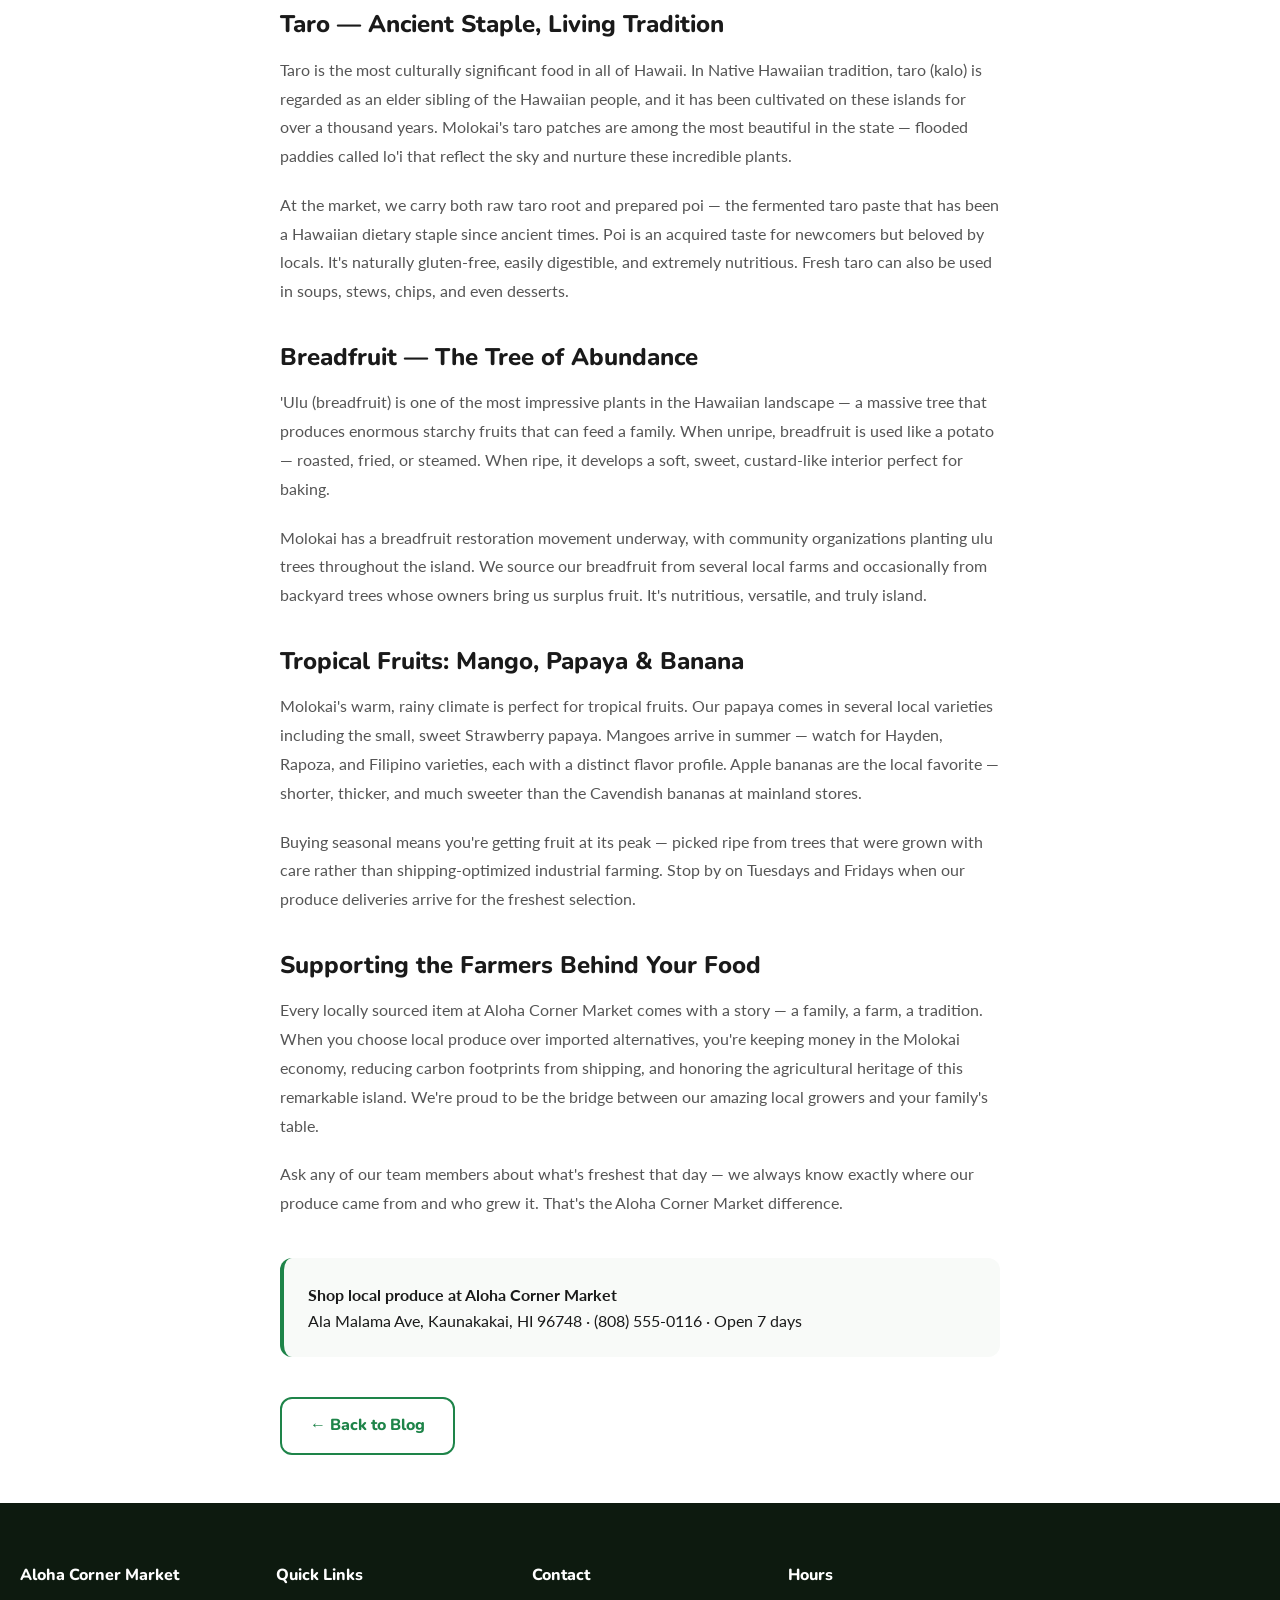
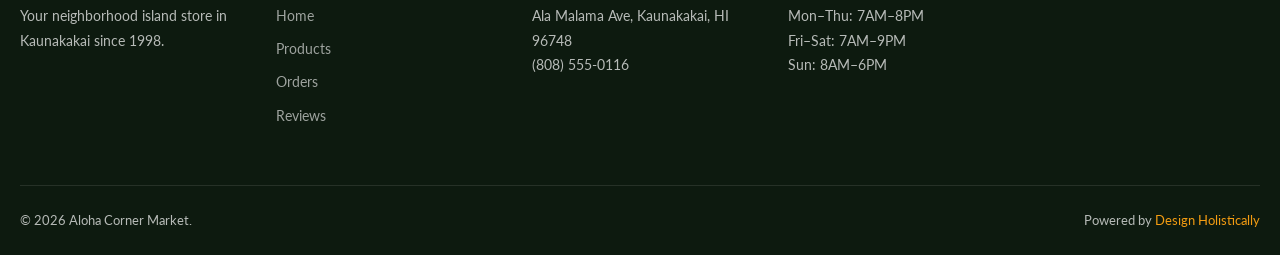
<file: blog-post-1.html>
<!DOCTYPE html>
<html lang="en" data-theme="light">
<head>
<meta charset="UTF-8"><meta name="viewport" content="width=device-width, initial-scale=1.0">
<title>The Complete Guide to Molokai's Local Produce — Aloha Corner Market</title>
<meta name="description" content="From sweet potatoes to taro, discover what grows on Molokai, when it's in season, and how to use it in your kitchen.">
<link rel="stylesheet" href="css/style.css">
  <link rel="icon" type="image/x-icon" href="images/favicon.ico">
  <link rel="icon" type="image/png" sizes="32x32" href="images/favicon-32x32.png">
  <link rel="icon" type="image/png" sizes="16x16" href="images/favicon-16x16.png">
  <link rel="apple-touch-icon" sizes="180x180" href="images/apple-touch-icon.png">
</head>
<body>
<header class="site-header">
  <div class="header-inner">
    <a href="index.html" class="logo-wrap">
      <svg width="42" height="42" viewBox="0 0 42 42" fill="none"><circle cx="21" cy="21" r="20" fill="#1E8449"/><path d="M21 10 L28 18 L24 18 L24 30 L18 30 L18 18 L14 18 Z" fill="#F39C12"/><path d="M12 20 Q21 14 30 20" stroke="white" stroke-width="2" fill="none" stroke-linecap="round"/><circle cx="21" cy="32" r="3" fill="white" opacity="0.7"/></svg>
      <span>Aloha Corner<br>Market</span>
    </a>
    <nav class="nav-links">
      <a href="index.html">Home</a><a href="services.html">Products</a><a href="about.html">About</a><a href="gallery.html">Gallery</a><a href="blog.html" class="active">Blog</a><a href="booking.html">Orders</a><a href="faq.html">FAQ</a><a href="reviews.html">Reviews</a><a href="admin.html">Admin</a>
    </nav>
    <div class="header-actions">
      <button class="btn-dark-toggle" id="darkToggle" aria-label="Toggle dark mode"><svg viewBox="0 0 24 24"><path d="M21 12.79A9 9 0 1111.21 3 7 7 0 0021 12.79z"/></svg></button>
      <button class="hamburger" id="hamburger" aria-label="Open menu" aria-expanded="false"><span></span><span></span><span></span></button>
    </div>
  </div>
</header>
<nav class="mobile-nav" id="mobileNav">
  <a href="index.html">Home</a><a href="services.html">Products</a><a href="about.html">About</a><a href="gallery.html">Gallery</a><a href="blog.html">Blog</a><a href="booking.html">Orders</a><a href="faq.html">FAQ</a><a href="reviews.html">Reviews</a><a href="admin.html">Admin</a>
</nav>

<div class="article-hero">
  <img src="images/blog-1.png" alt="Molokai local produce">
  <div class="article-hero-overlay"><h1>The Complete Guide to Molokai's Local Produce</h1></div>
</div>

<div class="article-body">
  <div class="article-meta">
    <span class="blog-cat">Local Farming</span>
    <span class="blog-date">June 1, 2026 · By Malia Kahananui</span>
    <span style="color:var(--text-light);font-size:0.82rem">8 min read</span>
  </div>

  <p>Molokai is one of Hawaii's most agricultural islands — a place where the land is still worked the old way, with patience, respect, and deep knowledge passed down through generations. At Aloha Corner Market, we're lucky enough to source directly from the farmers and families who grow this remarkable food. In this guide, we'll walk you through the most important local crops you'll find at our store throughout the year.</p>

  <h2>Molokai Sweet Potato — The Island's Crown Jewel</h2>
  <p>Nothing says Molokai quite like the Molokai sweet potato — a deep purple-fleshed variety known worldwide for its nutty, rich flavor and striking color. Unlike the orange varieties you'll find at mainland grocery chains, the Molokai sweet potato (often called the Okinawan sweet potato locally) is dense, subtly sweet, and packed with antioxidants that give it that vivid purple interior.</p>
  <p>These are grown on the island's fertile central plateau, where the red volcanic soil and cool overnight temperatures create ideal growing conditions. They're available year-round, with peak harvests in fall and early winter. You can roast them, steam them, mash them into a gorgeous violet purée, or use them in haupia (coconut pudding) for a stunning dessert.</p>

  <img src="images/blog-1.png" alt="Sweet potatoes" class="article-img-mid">

  <h2>Taro — Ancient Staple, Living Tradition</h2>
  <p>Taro is the most culturally significant food in all of Hawaii. In Native Hawaiian tradition, taro (kalo) is regarded as an elder sibling of the Hawaiian people, and it has been cultivated on these islands for over a thousand years. Molokai's taro patches are among the most beautiful in the state — flooded paddies called lo'i that reflect the sky and nurture these incredible plants.</p>
  <p>At the market, we carry both raw taro root and prepared poi — the fermented taro paste that has been a Hawaiian dietary staple since ancient times. Poi is an acquired taste for newcomers but beloved by locals. It's naturally gluten-free, easily digestible, and extremely nutritious. Fresh taro can also be used in soups, stews, chips, and even desserts.</p>

  <h2>Breadfruit — The Tree of Abundance</h2>
  <p>'Ulu (breadfruit) is one of the most impressive plants in the Hawaiian landscape — a massive tree that produces enormous starchy fruits that can feed a family. When unripe, breadfruit is used like a potato — roasted, fried, or steamed. When ripe, it develops a soft, sweet, custard-like interior perfect for baking.</p>
  <p>Molokai has a breadfruit restoration movement underway, with community organizations planting ulu trees throughout the island. We source our breadfruit from several local farms and occasionally from backyard trees whose owners bring us surplus fruit. It's nutritious, versatile, and truly island.</p>

  <h2>Tropical Fruits: Mango, Papaya & Banana</h2>
  <p>Molokai's warm, rainy climate is perfect for tropical fruits. Our papaya comes in several local varieties including the small, sweet Strawberry papaya. Mangoes arrive in summer — watch for Hayden, Rapoza, and Filipino varieties, each with a distinct flavor profile. Apple bananas are the local favorite — shorter, thicker, and much sweeter than the Cavendish bananas at mainland stores.</p>
  <p>Buying seasonal means you're getting fruit at its peak — picked ripe from trees that were grown with care rather than shipping-optimized industrial farming. Stop by on Tuesdays and Fridays when our produce deliveries arrive for the freshest selection.</p>

  <h2>Supporting the Farmers Behind Your Food</h2>
  <p>Every locally sourced item at Aloha Corner Market comes with a story — a family, a farm, a tradition. When you choose local produce over imported alternatives, you're keeping money in the Molokai economy, reducing carbon footprints from shipping, and honoring the agricultural heritage of this remarkable island. We're proud to be the bridge between our amazing local growers and your family's table.</p>
  <p>Ask any of our team members about what's freshest that day — we always know exactly where our produce came from and who grew it. That's the Aloha Corner Market difference.</p>

  <div style="margin-top:40px;padding:24px;background:var(--bg-alt);border-radius:var(--radius);border-left:4px solid var(--primary)">
    <strong>Shop local produce at Aloha Corner Market</strong><br>
    Ala Malama Ave, Kaunakakai, HI 96748 · (808) 555-0116 · Open 7 days
  </div>

  <div style="margin-top:40px"><a href="blog.html" class="btn btn-outline">← Back to Blog</a></div>
</div>

<footer class="site-footer">
  <div class="footer-grid">
    <div class="footer-col"><h4>Aloha Corner Market</h4><p>Your neighborhood island store in Kaunakakai since 1998.</p></div>
    <div class="footer-col"><h4>Quick Links</h4><a href="index.html">Home</a><a href="services.html">Products</a><a href="booking.html">Orders</a><a href="reviews.html">Reviews</a></div>
    <div class="footer-col"><h4>Contact</h4><p>Ala Malama Ave, Kaunakakai, HI 96748<br>(808) 555-0116</p></div>
    <div class="footer-col"><h4>Hours</h4><p>Mon–Thu: 7AM–8PM<br>Fri–Sat: 7AM–9PM<br>Sun: 8AM–6PM</p></div>
  </div>
  <div class="footer-bottom"><span>© 2026 Aloha Corner Market.</span><span>Powered by <a href="https://designholistically.com" target="_blank">Design Holistically</a></span></div>
</footer>
<button class="back-to-top" id="backToTop" aria-label="Back to top">↑</button>
<script src="js/main.js"></script>
</body>
</html>
</file>
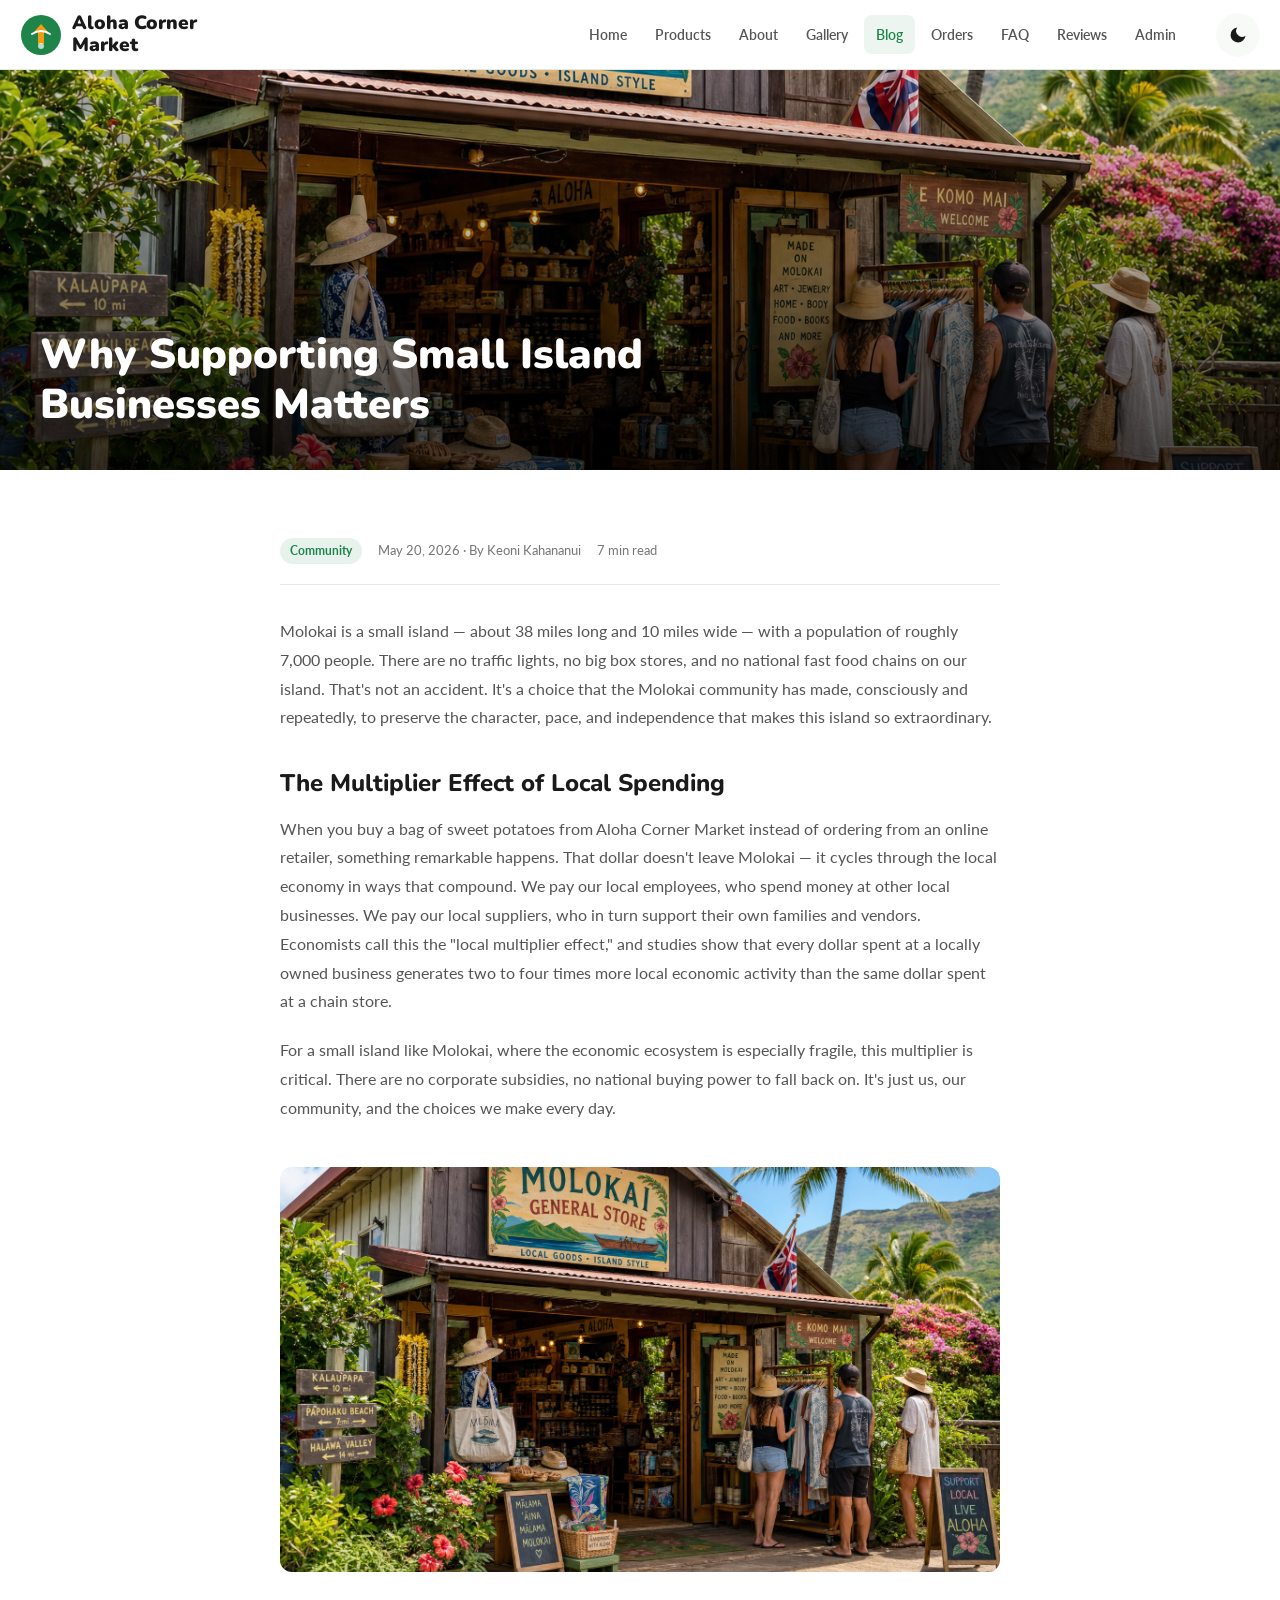
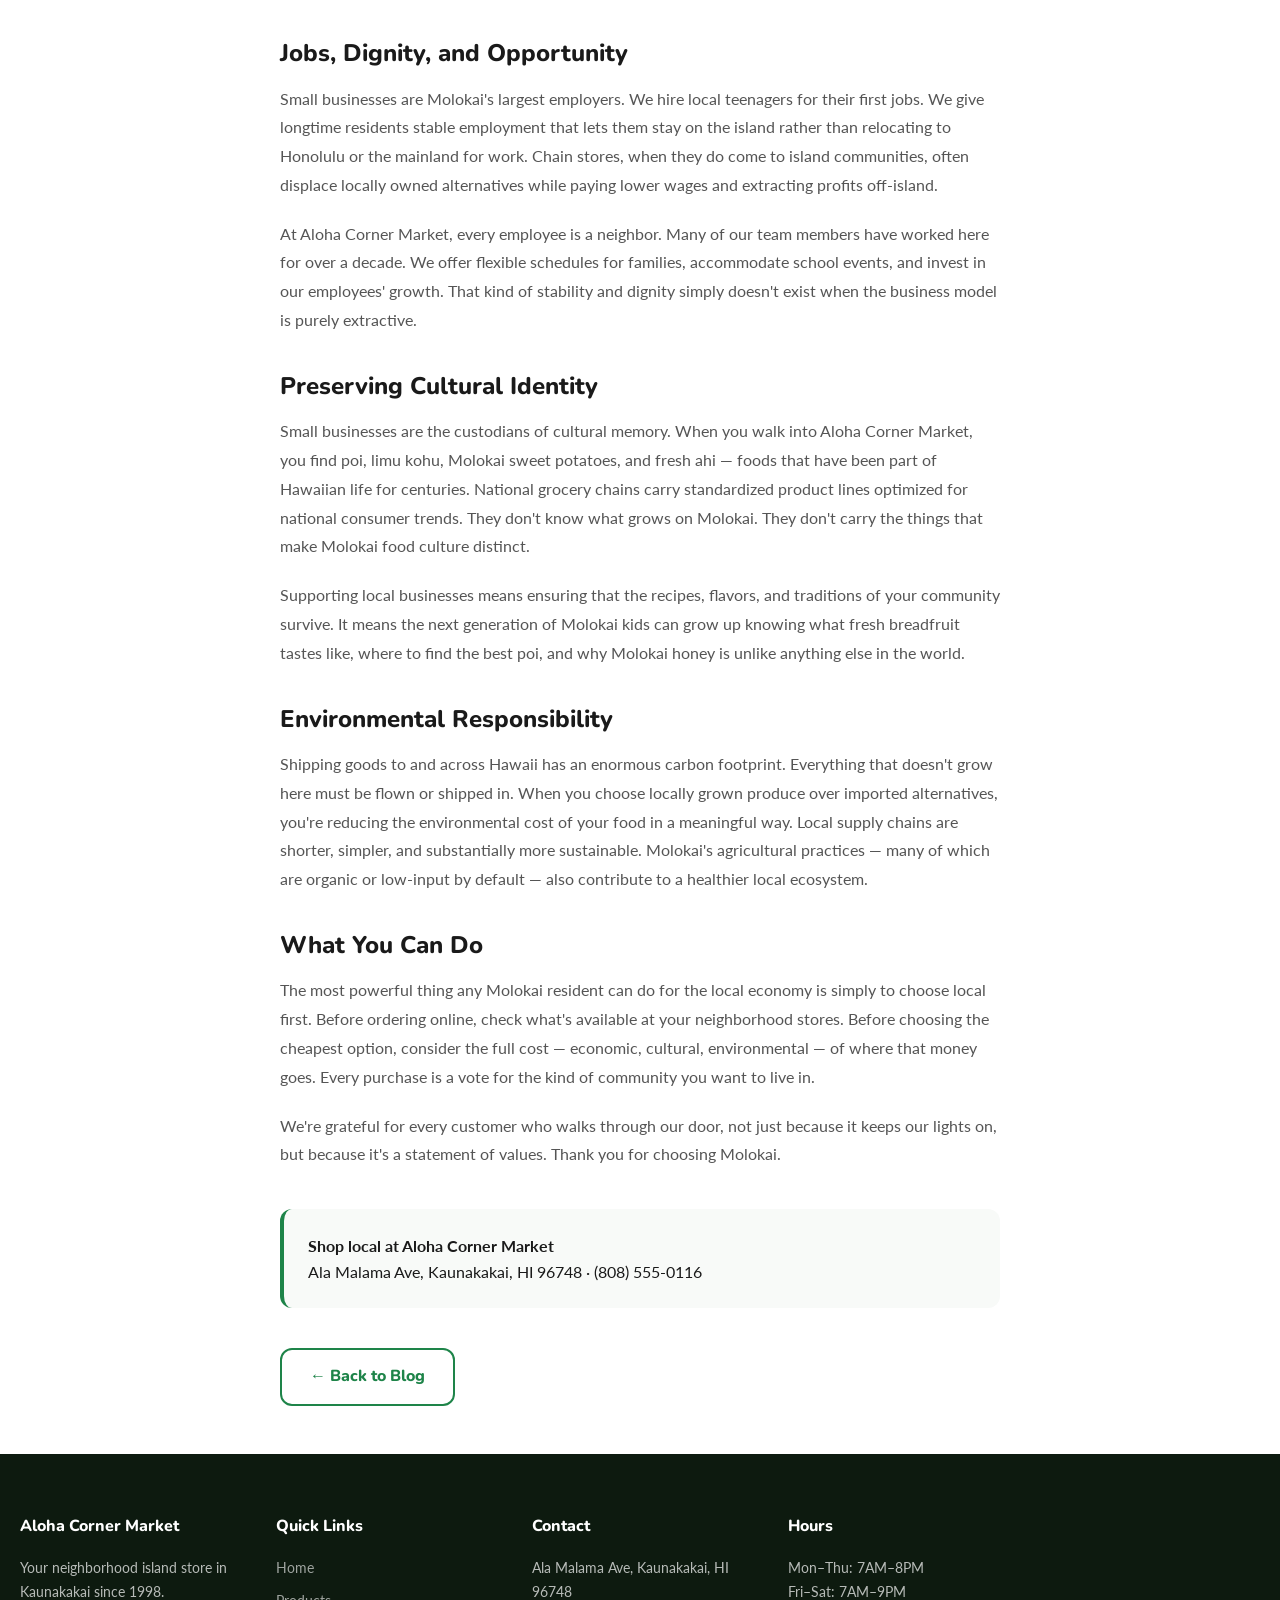
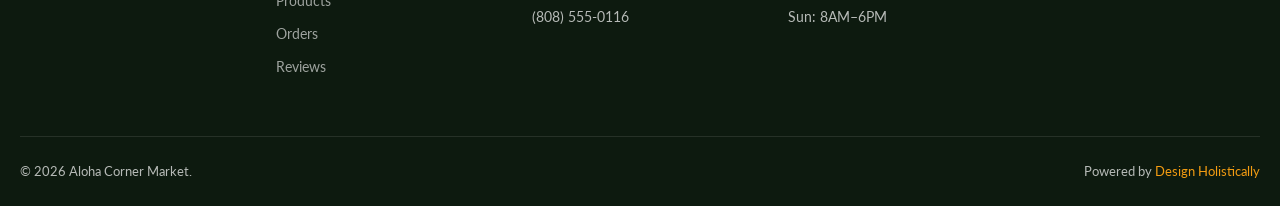
<file: blog-post-2.html>
<!DOCTYPE html>
<html lang="en" data-theme="light">
<head>
<meta charset="UTF-8"><meta name="viewport" content="width=device-width, initial-scale=1.0">
<title>Why Supporting Small Island Businesses Matters — Aloha Corner Market</title>
<meta name="description" content="The economic and cultural case for keeping your shopping dollars local on Molokai and in Hawaii.">
<link rel="stylesheet" href="css/style.css">
  <link rel="icon" type="image/x-icon" href="images/favicon.ico">
  <link rel="icon" type="image/png" sizes="32x32" href="images/favicon-32x32.png">
  <link rel="icon" type="image/png" sizes="16x16" href="images/favicon-16x16.png">
  <link rel="apple-touch-icon" sizes="180x180" href="images/apple-touch-icon.png">
</head>
<body>
<header class="site-header">
  <div class="header-inner">
    <a href="index.html" class="logo-wrap">
      <svg width="42" height="42" viewBox="0 0 42 42" fill="none"><circle cx="21" cy="21" r="20" fill="#1E8449"/><path d="M21 10 L28 18 L24 18 L24 30 L18 30 L18 18 L14 18 Z" fill="#F39C12"/><path d="M12 20 Q21 14 30 20" stroke="white" stroke-width="2" fill="none" stroke-linecap="round"/><circle cx="21" cy="32" r="3" fill="white" opacity="0.7"/></svg>
      <span>Aloha Corner<br>Market</span>
    </a>
    <nav class="nav-links">
      <a href="index.html">Home</a><a href="services.html">Products</a><a href="about.html">About</a><a href="gallery.html">Gallery</a><a href="blog.html" class="active">Blog</a><a href="booking.html">Orders</a><a href="faq.html">FAQ</a><a href="reviews.html">Reviews</a><a href="admin.html">Admin</a>
    </nav>
    <div class="header-actions">
      <button class="btn-dark-toggle" id="darkToggle" aria-label="Toggle dark mode"><svg viewBox="0 0 24 24"><path d="M21 12.79A9 9 0 1111.21 3 7 7 0 0021 12.79z"/></svg></button>
      <button class="hamburger" id="hamburger" aria-label="Open menu" aria-expanded="false"><span></span><span></span><span></span></button>
    </div>
  </div>
</header>
<nav class="mobile-nav" id="mobileNav">
  <a href="index.html">Home</a><a href="services.html">Products</a><a href="about.html">About</a><a href="gallery.html">Gallery</a><a href="blog.html">Blog</a><a href="booking.html">Orders</a><a href="faq.html">FAQ</a><a href="reviews.html">Reviews</a><a href="admin.html">Admin</a>
</nav>

<div class="article-hero">
  <img src="images/blog-2.png" alt="Small island businesses">
  <div class="article-hero-overlay"><h1>Why Supporting Small Island Businesses Matters</h1></div>
</div>

<div class="article-body">
  <div class="article-meta">
    <span class="blog-cat">Community</span>
    <span class="blog-date">May 20, 2026 · By Keoni Kahananui</span>
    <span style="color:var(--text-light);font-size:0.82rem">7 min read</span>
  </div>

  <p>Molokai is a small island — about 38 miles long and 10 miles wide — with a population of roughly 7,000 people. There are no traffic lights, no big box stores, and no national fast food chains on our island. That's not an accident. It's a choice that the Molokai community has made, consciously and repeatedly, to preserve the character, pace, and independence that makes this island so extraordinary.</p>

  <h2>The Multiplier Effect of Local Spending</h2>
  <p>When you buy a bag of sweet potatoes from Aloha Corner Market instead of ordering from an online retailer, something remarkable happens. That dollar doesn't leave Molokai — it cycles through the local economy in ways that compound. We pay our local employees, who spend money at other local businesses. We pay our local suppliers, who in turn support their own families and vendors. Economists call this the "local multiplier effect," and studies show that every dollar spent at a locally owned business generates two to four times more local economic activity than the same dollar spent at a chain store.</p>
  <p>For a small island like Molokai, where the economic ecosystem is especially fragile, this multiplier is critical. There are no corporate subsidies, no national buying power to fall back on. It's just us, our community, and the choices we make every day.</p>

  <img src="images/blog-2.png" alt="Local community market" class="article-img-mid">

  <h2>Jobs, Dignity, and Opportunity</h2>
  <p>Small businesses are Molokai's largest employers. We hire local teenagers for their first jobs. We give longtime residents stable employment that lets them stay on the island rather than relocating to Honolulu or the mainland for work. Chain stores, when they do come to island communities, often displace locally owned alternatives while paying lower wages and extracting profits off-island.</p>
  <p>At Aloha Corner Market, every employee is a neighbor. Many of our team members have worked here for over a decade. We offer flexible schedules for families, accommodate school events, and invest in our employees' growth. That kind of stability and dignity simply doesn't exist when the business model is purely extractive.</p>

  <h2>Preserving Cultural Identity</h2>
  <p>Small businesses are the custodians of cultural memory. When you walk into Aloha Corner Market, you find poi, limu kohu, Molokai sweet potatoes, and fresh ahi — foods that have been part of Hawaiian life for centuries. National grocery chains carry standardized product lines optimized for national consumer trends. They don't know what grows on Molokai. They don't carry the things that make Molokai food culture distinct.</p>
  <p>Supporting local businesses means ensuring that the recipes, flavors, and traditions of your community survive. It means the next generation of Molokai kids can grow up knowing what fresh breadfruit tastes like, where to find the best poi, and why Molokai honey is unlike anything else in the world.</p>

  <h2>Environmental Responsibility</h2>
  <p>Shipping goods to and across Hawaii has an enormous carbon footprint. Everything that doesn't grow here must be flown or shipped in. When you choose locally grown produce over imported alternatives, you're reducing the environmental cost of your food in a meaningful way. Local supply chains are shorter, simpler, and substantially more sustainable. Molokai's agricultural practices — many of which are organic or low-input by default — also contribute to a healthier local ecosystem.</p>

  <h2>What You Can Do</h2>
  <p>The most powerful thing any Molokai resident can do for the local economy is simply to choose local first. Before ordering online, check what's available at your neighborhood stores. Before choosing the cheapest option, consider the full cost — economic, cultural, environmental — of where that money goes. Every purchase is a vote for the kind of community you want to live in.</p>
  <p>We're grateful for every customer who walks through our door, not just because it keeps our lights on, but because it's a statement of values. Thank you for choosing Molokai.</p>

  <div style="margin-top:40px;padding:24px;background:var(--bg-alt);border-radius:var(--radius);border-left:4px solid var(--primary)">
    <strong>Shop local at Aloha Corner Market</strong><br>
    Ala Malama Ave, Kaunakakai, HI 96748 · (808) 555-0116
  </div>
  <div style="margin-top:40px"><a href="blog.html" class="btn btn-outline">← Back to Blog</a></div>
</div>

<footer class="site-footer">
  <div class="footer-grid">
    <div class="footer-col"><h4>Aloha Corner Market</h4><p>Your neighborhood island store in Kaunakakai since 1998.</p></div>
    <div class="footer-col"><h4>Quick Links</h4><a href="index.html">Home</a><a href="services.html">Products</a><a href="booking.html">Orders</a><a href="reviews.html">Reviews</a></div>
    <div class="footer-col"><h4>Contact</h4><p>Ala Malama Ave, Kaunakakai, HI 96748<br>(808) 555-0116</p></div>
    <div class="footer-col"><h4>Hours</h4><p>Mon–Thu: 7AM–8PM<br>Fri–Sat: 7AM–9PM<br>Sun: 8AM–6PM</p></div>
  </div>
  <div class="footer-bottom"><span>© 2026 Aloha Corner Market.</span><span>Powered by <a href="https://designholistically.com" target="_blank">Design Holistically</a></span></div>
</footer>
<button class="back-to-top" id="backToTop" aria-label="Back to top">↑</button>
<script src="js/main.js"></script>
</body>
</html>
</file>
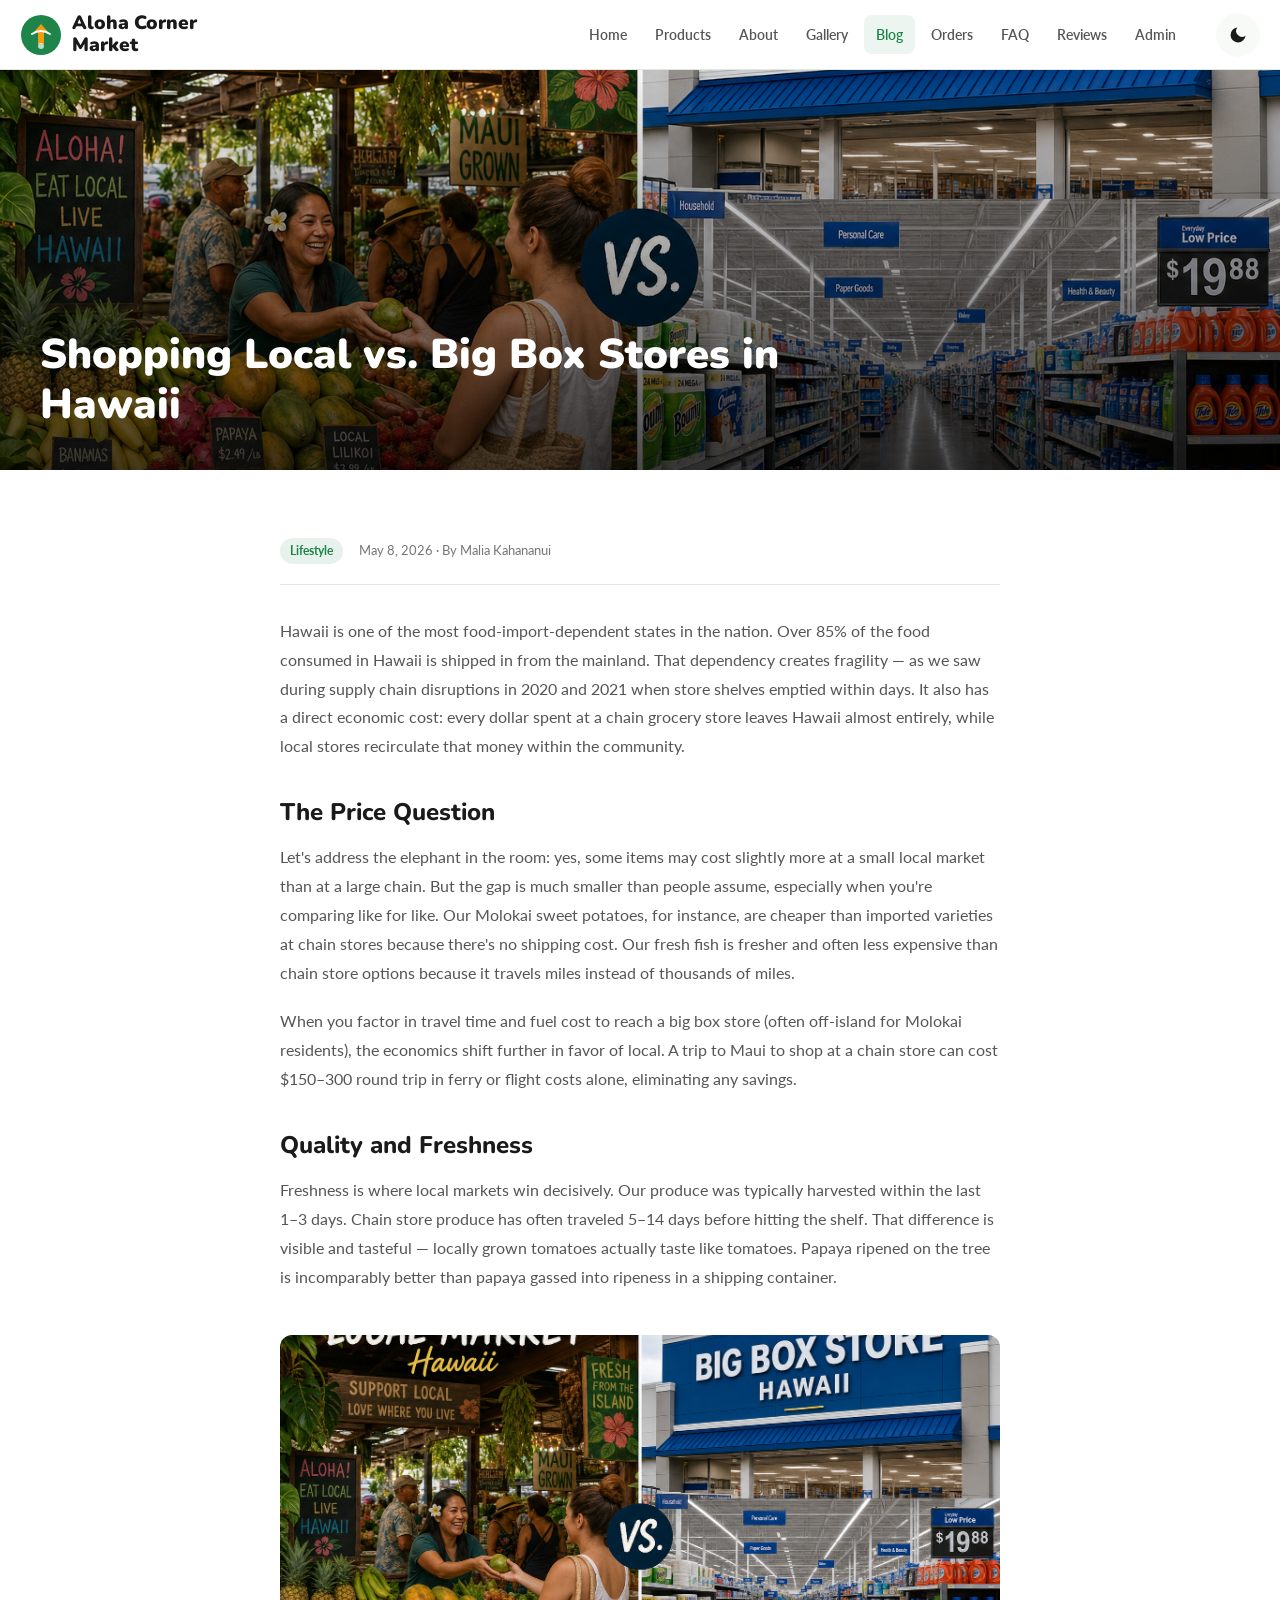
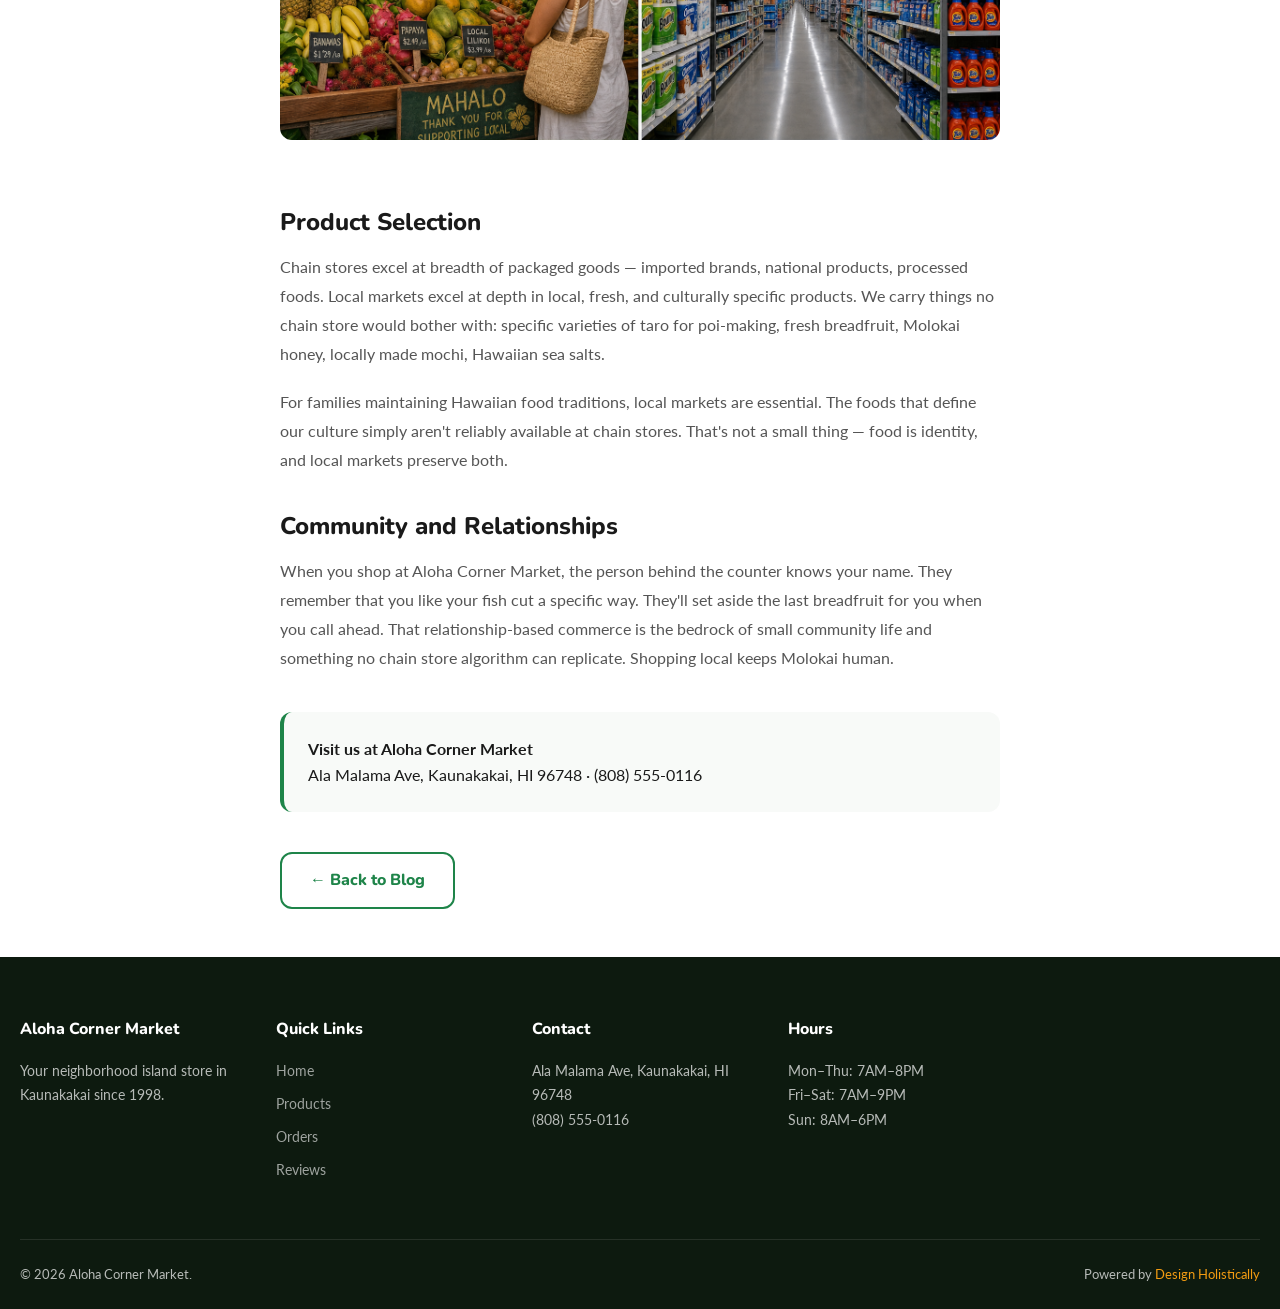
<file: blog-post-3.html>
<!DOCTYPE html>
<html lang="en" data-theme="light">
<head>
<meta charset="UTF-8"><meta name="viewport" content="width=device-width, initial-scale=1.0">
<title>Shopping Local vs. Big Box Stores in Hawaii — Aloha Corner Market</title>
<meta name="description" content="An honest comparison of local vs. chain grocery shopping in Hawaii — costs, quality, community impact.">
<link rel="stylesheet" href="css/style.css">
  <link rel="icon" type="image/x-icon" href="images/favicon.ico">
  <link rel="icon" type="image/png" sizes="32x32" href="images/favicon-32x32.png">
  <link rel="icon" type="image/png" sizes="16x16" href="images/favicon-16x16.png">
  <link rel="apple-touch-icon" sizes="180x180" href="images/apple-touch-icon.png">
</head>
<body>
<header class="site-header">
  <div class="header-inner">
    <a href="index.html" class="logo-wrap">
      <svg width="42" height="42" viewBox="0 0 42 42" fill="none"><circle cx="21" cy="21" r="20" fill="#1E8449"/><path d="M21 10 L28 18 L24 18 L24 30 L18 30 L18 18 L14 18 Z" fill="#F39C12"/><path d="M12 20 Q21 14 30 20" stroke="white" stroke-width="2" fill="none" stroke-linecap="round"/><circle cx="21" cy="32" r="3" fill="white" opacity="0.7"/></svg>
      <span>Aloha Corner<br>Market</span>
    </a>
    <nav class="nav-links">
      <a href="index.html">Home</a><a href="services.html">Products</a><a href="about.html">About</a><a href="gallery.html">Gallery</a><a href="blog.html" class="active">Blog</a><a href="booking.html">Orders</a><a href="faq.html">FAQ</a><a href="reviews.html">Reviews</a><a href="admin.html">Admin</a>
    </nav>
    <div class="header-actions">
      <button class="btn-dark-toggle" id="darkToggle" aria-label="Toggle dark mode"><svg viewBox="0 0 24 24"><path d="M21 12.79A9 9 0 1111.21 3 7 7 0 0021 12.79z"/></svg></button>
      <button class="hamburger" id="hamburger" aria-label="Open menu" aria-expanded="false"><span></span><span></span><span></span></button>
    </div>
  </div>
</header>
<nav class="mobile-nav" id="mobileNav">
  <a href="index.html">Home</a><a href="services.html">Products</a><a href="about.html">About</a><a href="gallery.html">Gallery</a><a href="blog.html">Blog</a><a href="booking.html">Orders</a><a href="faq.html">FAQ</a><a href="reviews.html">Reviews</a><a href="admin.html">Admin</a>
</nav>
<div class="article-hero">
  <img src="images/blog-3.png" alt="Hawaii grocery shopping">
  <div class="article-hero-overlay"><h1>Shopping Local vs. Big Box Stores in Hawaii</h1></div>
</div>
<div class="article-body">
  <div class="article-meta"><span class="blog-cat">Lifestyle</span><span class="blog-date">May 8, 2026 · By Malia Kahananui</span></div>
  <p>Hawaii is one of the most food-import-dependent states in the nation. Over 85% of the food consumed in Hawaii is shipped in from the mainland. That dependency creates fragility — as we saw during supply chain disruptions in 2020 and 2021 when store shelves emptied within days. It also has a direct economic cost: every dollar spent at a chain grocery store leaves Hawaii almost entirely, while local stores recirculate that money within the community.</p>
  <h2>The Price Question</h2>
  <p>Let's address the elephant in the room: yes, some items may cost slightly more at a small local market than at a large chain. But the gap is much smaller than people assume, especially when you're comparing like for like. Our Molokai sweet potatoes, for instance, are cheaper than imported varieties at chain stores because there's no shipping cost. Our fresh fish is fresher and often less expensive than chain store options because it travels miles instead of thousands of miles.</p>
  <p>When you factor in travel time and fuel cost to reach a big box store (often off-island for Molokai residents), the economics shift further in favor of local. A trip to Maui to shop at a chain store can cost $150–300 round trip in ferry or flight costs alone, eliminating any savings.</p>
  <h2>Quality and Freshness</h2>
  <p>Freshness is where local markets win decisively. Our produce was typically harvested within the last 1–3 days. Chain store produce has often traveled 5–14 days before hitting the shelf. That difference is visible and tasteful — locally grown tomatoes actually taste like tomatoes. Papaya ripened on the tree is incomparably better than papaya gassed into ripeness in a shipping container.</p>
  <img src="images/blog-3.png" alt="Fresh local produce" class="article-img-mid">
  <h2>Product Selection</h2>
  <p>Chain stores excel at breadth of packaged goods — imported brands, national products, processed foods. Local markets excel at depth in local, fresh, and culturally specific products. We carry things no chain store would bother with: specific varieties of taro for poi-making, fresh breadfruit, Molokai honey, locally made mochi, Hawaiian sea salts.</p>
  <p>For families maintaining Hawaiian food traditions, local markets are essential. The foods that define our culture simply aren't reliably available at chain stores. That's not a small thing — food is identity, and local markets preserve both.</p>
  <h2>Community and Relationships</h2>
  <p>When you shop at Aloha Corner Market, the person behind the counter knows your name. They remember that you like your fish cut a specific way. They'll set aside the last breadfruit for you when you call ahead. That relationship-based commerce is the bedrock of small community life and something no chain store algorithm can replicate. Shopping local keeps Molokai human.</p>
  <div style="margin-top:40px;padding:24px;background:var(--bg-alt);border-radius:var(--radius);border-left:4px solid var(--primary)"><strong>Visit us at Aloha Corner Market</strong><br>Ala Malama Ave, Kaunakakai, HI 96748 · (808) 555-0116</div>
  <div style="margin-top:40px"><a href="blog.html" class="btn btn-outline">← Back to Blog</a></div>
</div>
<footer class="site-footer">
  <div class="footer-grid">
    <div class="footer-col"><h4>Aloha Corner Market</h4><p>Your neighborhood island store in Kaunakakai since 1998.</p></div>
    <div class="footer-col"><h4>Quick Links</h4><a href="index.html">Home</a><a href="services.html">Products</a><a href="booking.html">Orders</a><a href="reviews.html">Reviews</a></div>
    <div class="footer-col"><h4>Contact</h4><p>Ala Malama Ave, Kaunakakai, HI 96748<br>(808) 555-0116</p></div>
    <div class="footer-col"><h4>Hours</h4><p>Mon–Thu: 7AM–8PM<br>Fri–Sat: 7AM–9PM<br>Sun: 8AM–6PM</p></div>
  </div>
  <div class="footer-bottom"><span>© 2026 Aloha Corner Market.</span><span>Powered by <a href="https://designholistically.com" target="_blank">Design Holistically</a></span></div>
</footer>
<button class="back-to-top" id="backToTop" aria-label="Back to top">↑</button>
<script src="js/main.js"></script>
</body>
</html>
</file>
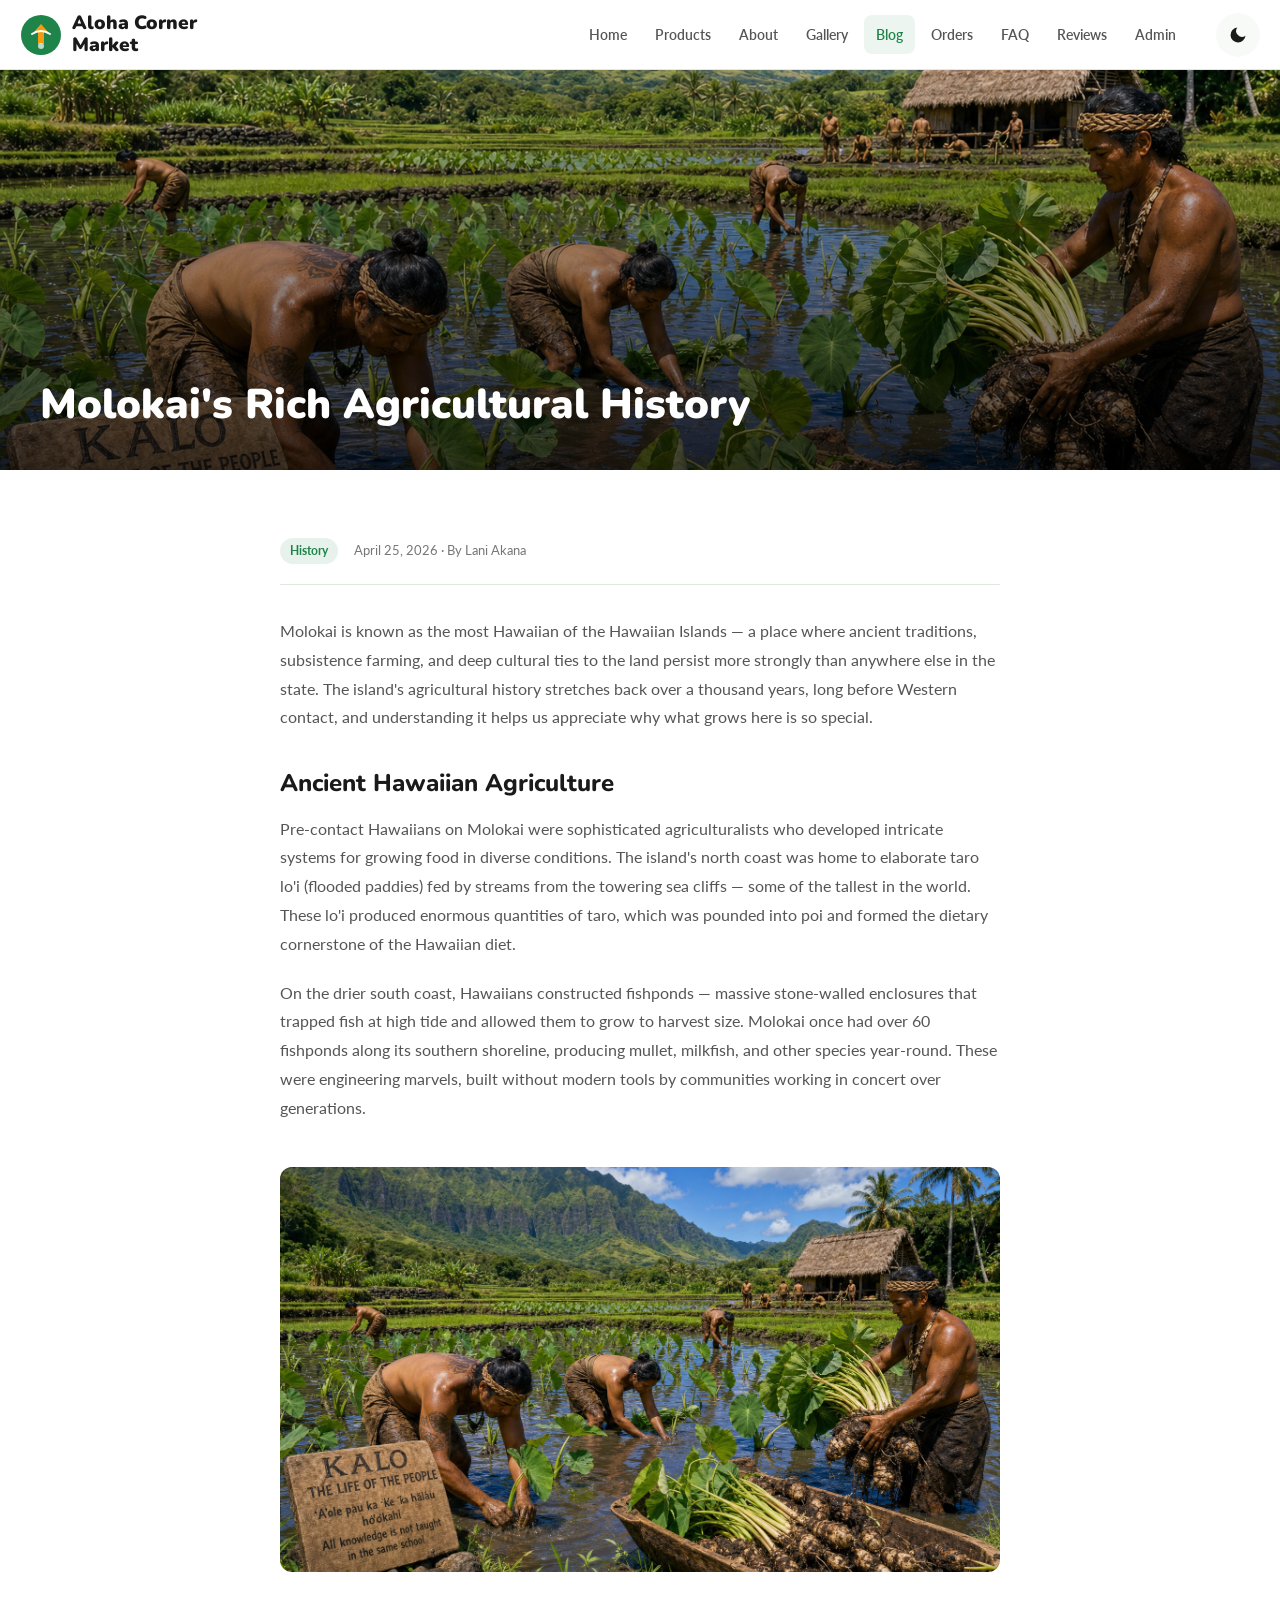
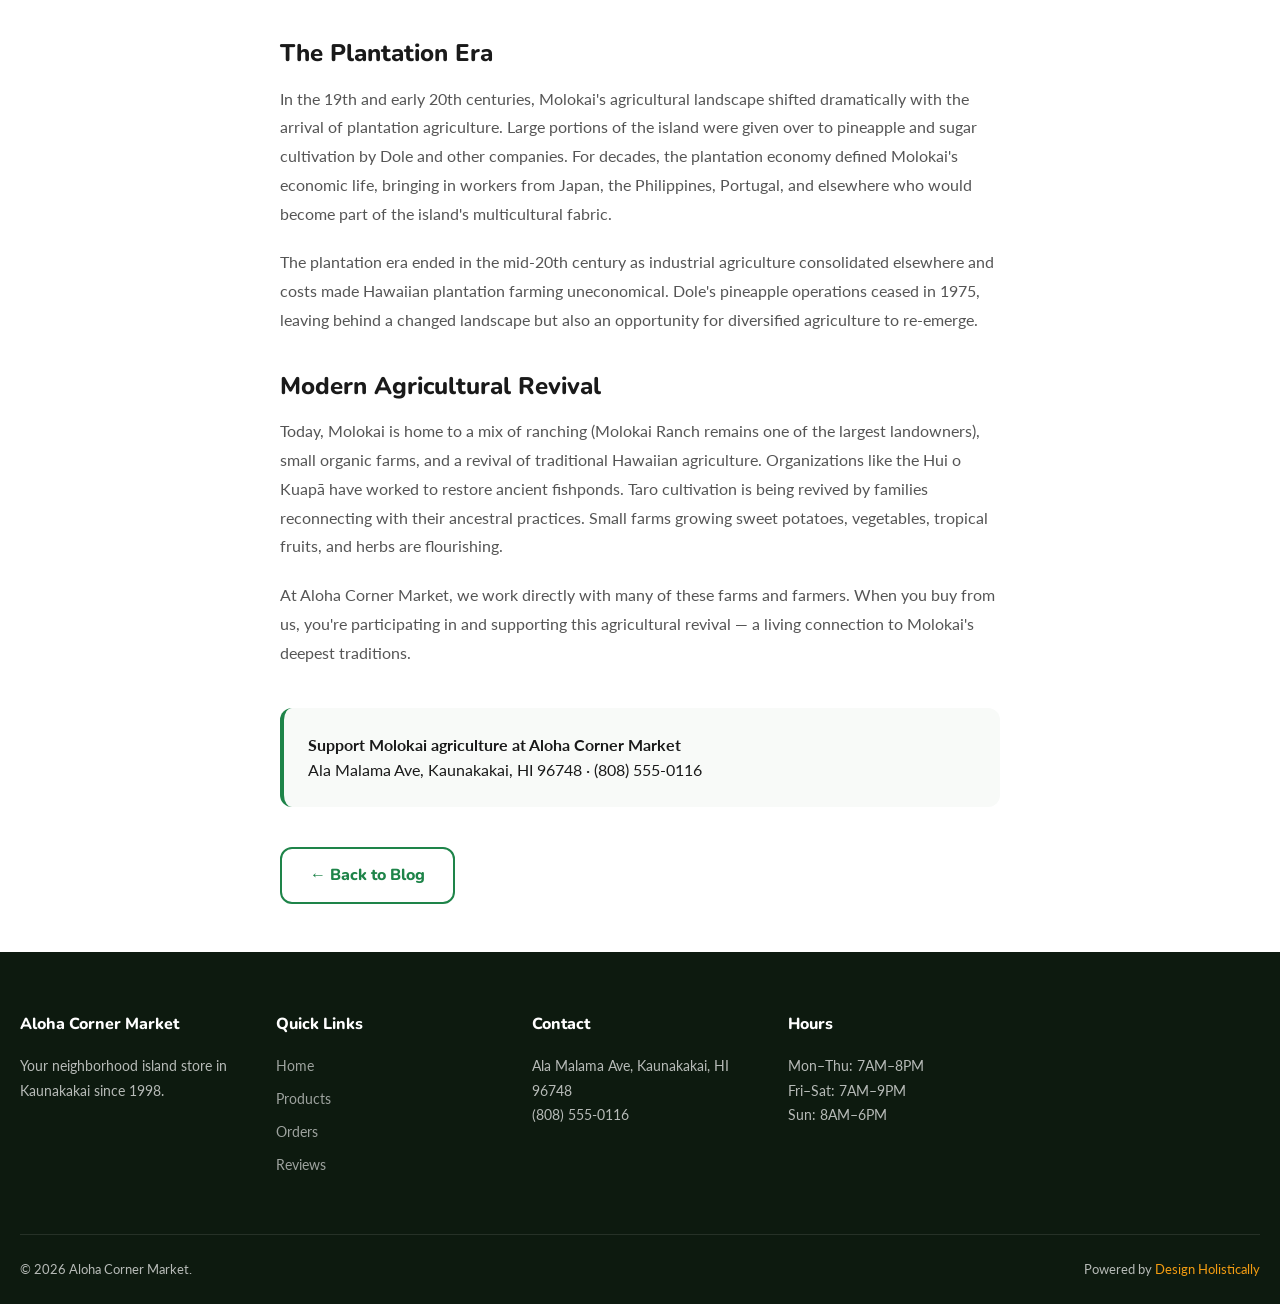
<file: blog-post-4.html>
<!DOCTYPE html>
<html lang="en" data-theme="light">
<head>
<meta charset="UTF-8"><meta name="viewport" content="width=device-width, initial-scale=1.0">
<title>Molokai's Rich Agricultural History — Aloha Corner Market</title>
<meta name="description" content="From ancient Hawaiian fishponds to today's organic farms — how the land and sea shaped Molokai's culture and community.">
<link rel="stylesheet" href="css/style.css">
  <link rel="icon" type="image/x-icon" href="images/favicon.ico">
  <link rel="icon" type="image/png" sizes="32x32" href="images/favicon-32x32.png">
  <link rel="icon" type="image/png" sizes="16x16" href="images/favicon-16x16.png">
  <link rel="apple-touch-icon" sizes="180x180" href="images/apple-touch-icon.png">
</head>
<body>
<header class="site-header">
  <div class="header-inner">
    <a href="index.html" class="logo-wrap">
      <svg width="42" height="42" viewBox="0 0 42 42" fill="none"><circle cx="21" cy="21" r="20" fill="#1E8449"/><path d="M21 10 L28 18 L24 18 L24 30 L18 30 L18 18 L14 18 Z" fill="#F39C12"/><path d="M12 20 Q21 14 30 20" stroke="white" stroke-width="2" fill="none" stroke-linecap="round"/><circle cx="21" cy="32" r="3" fill="white" opacity="0.7"/></svg>
      <span>Aloha Corner<br>Market</span>
    </a>
    <nav class="nav-links">
      <a href="index.html">Home</a><a href="services.html">Products</a><a href="about.html">About</a><a href="gallery.html">Gallery</a><a href="blog.html" class="active">Blog</a><a href="booking.html">Orders</a><a href="faq.html">FAQ</a><a href="reviews.html">Reviews</a><a href="admin.html">Admin</a>
    </nav>
    <div class="header-actions">
      <button class="btn-dark-toggle" id="darkToggle" aria-label="Toggle dark mode"><svg viewBox="0 0 24 24"><path d="M21 12.79A9 9 0 1111.21 3 7 7 0 0021 12.79z"/></svg></button>
      <button class="hamburger" id="hamburger" aria-label="Open menu" aria-expanded="false"><span></span><span></span><span></span></button>
    </div>
  </div>
</header>
<nav class="mobile-nav" id="mobileNav">
  <a href="index.html">Home</a><a href="services.html">Products</a><a href="about.html">About</a><a href="gallery.html">Gallery</a><a href="blog.html">Blog</a><a href="booking.html">Orders</a><a href="faq.html">FAQ</a><a href="reviews.html">Reviews</a><a href="admin.html">Admin</a>
</nav>
<div class="article-hero">
  <img src="images/blog-4.png" alt="Molokai agricultural landscape">
  <div class="article-hero-overlay"><h1>Molokai's Rich Agricultural History</h1></div>
</div>
<div class="article-body">
  <div class="article-meta"><span class="blog-cat">History</span><span class="blog-date">April 25, 2026 · By Lani Akana</span></div>
  <p>Molokai is known as the most Hawaiian of the Hawaiian Islands — a place where ancient traditions, subsistence farming, and deep cultural ties to the land persist more strongly than anywhere else in the state. The island's agricultural history stretches back over a thousand years, long before Western contact, and understanding it helps us appreciate why what grows here is so special.</p>
  <h2>Ancient Hawaiian Agriculture</h2>
  <p>Pre-contact Hawaiians on Molokai were sophisticated agriculturalists who developed intricate systems for growing food in diverse conditions. The island's north coast was home to elaborate taro lo'i (flooded paddies) fed by streams from the towering sea cliffs — some of the tallest in the world. These lo'i produced enormous quantities of taro, which was pounded into poi and formed the dietary cornerstone of the Hawaiian diet.</p>
  <p>On the drier south coast, Hawaiians constructed fishponds — massive stone-walled enclosures that trapped fish at high tide and allowed them to grow to harvest size. Molokai once had over 60 fishponds along its southern shoreline, producing mullet, milkfish, and other species year-round. These were engineering marvels, built without modern tools by communities working in concert over generations.</p>
  <img src="images/blog-4.png" alt="Molokai landscape" class="article-img-mid">
  <h2>The Plantation Era</h2>
  <p>In the 19th and early 20th centuries, Molokai's agricultural landscape shifted dramatically with the arrival of plantation agriculture. Large portions of the island were given over to pineapple and sugar cultivation by Dole and other companies. For decades, the plantation economy defined Molokai's economic life, bringing in workers from Japan, the Philippines, Portugal, and elsewhere who would become part of the island's multicultural fabric.</p>
  <p>The plantation era ended in the mid-20th century as industrial agriculture consolidated elsewhere and costs made Hawaiian plantation farming uneconomical. Dole's pineapple operations ceased in 1975, leaving behind a changed landscape but also an opportunity for diversified agriculture to re-emerge.</p>
  <h2>Modern Agricultural Revival</h2>
  <p>Today, Molokai is home to a mix of ranching (Molokai Ranch remains one of the largest landowners), small organic farms, and a revival of traditional Hawaiian agriculture. Organizations like the Hui o Kuapā have worked to restore ancient fishponds. Taro cultivation is being revived by families reconnecting with their ancestral practices. Small farms growing sweet potatoes, vegetables, tropical fruits, and herbs are flourishing.</p>
  <p>At Aloha Corner Market, we work directly with many of these farms and farmers. When you buy from us, you're participating in and supporting this agricultural revival — a living connection to Molokai's deepest traditions.</p>
  <div style="margin-top:40px;padding:24px;background:var(--bg-alt);border-radius:var(--radius);border-left:4px solid var(--primary)"><strong>Support Molokai agriculture at Aloha Corner Market</strong><br>Ala Malama Ave, Kaunakakai, HI 96748 · (808) 555-0116</div>
  <div style="margin-top:40px"><a href="blog.html" class="btn btn-outline">← Back to Blog</a></div>
</div>
<footer class="site-footer">
  <div class="footer-grid">
    <div class="footer-col"><h4>Aloha Corner Market</h4><p>Your neighborhood island store in Kaunakakai since 1998.</p></div>
    <div class="footer-col"><h4>Quick Links</h4><a href="index.html">Home</a><a href="services.html">Products</a><a href="booking.html">Orders</a><a href="reviews.html">Reviews</a></div>
    <div class="footer-col"><h4>Contact</h4><p>Ala Malama Ave, Kaunakakai, HI 96748<br>(808) 555-0116</p></div>
    <div class="footer-col"><h4>Hours</h4><p>Mon–Thu: 7AM–8PM<br>Fri–Sat: 7AM–9PM<br>Sun: 8AM–6PM</p></div>
  </div>
  <div class="footer-bottom"><span>© 2026 Aloha Corner Market.</span><span>Powered by <a href="https://designholistically.com" target="_blank">Design Holistically</a></span></div>
</footer>
<button class="back-to-top" id="backToTop" aria-label="Back to top">↑</button>
<script src="js/main.js"></script>
</body>
</html>
</file>
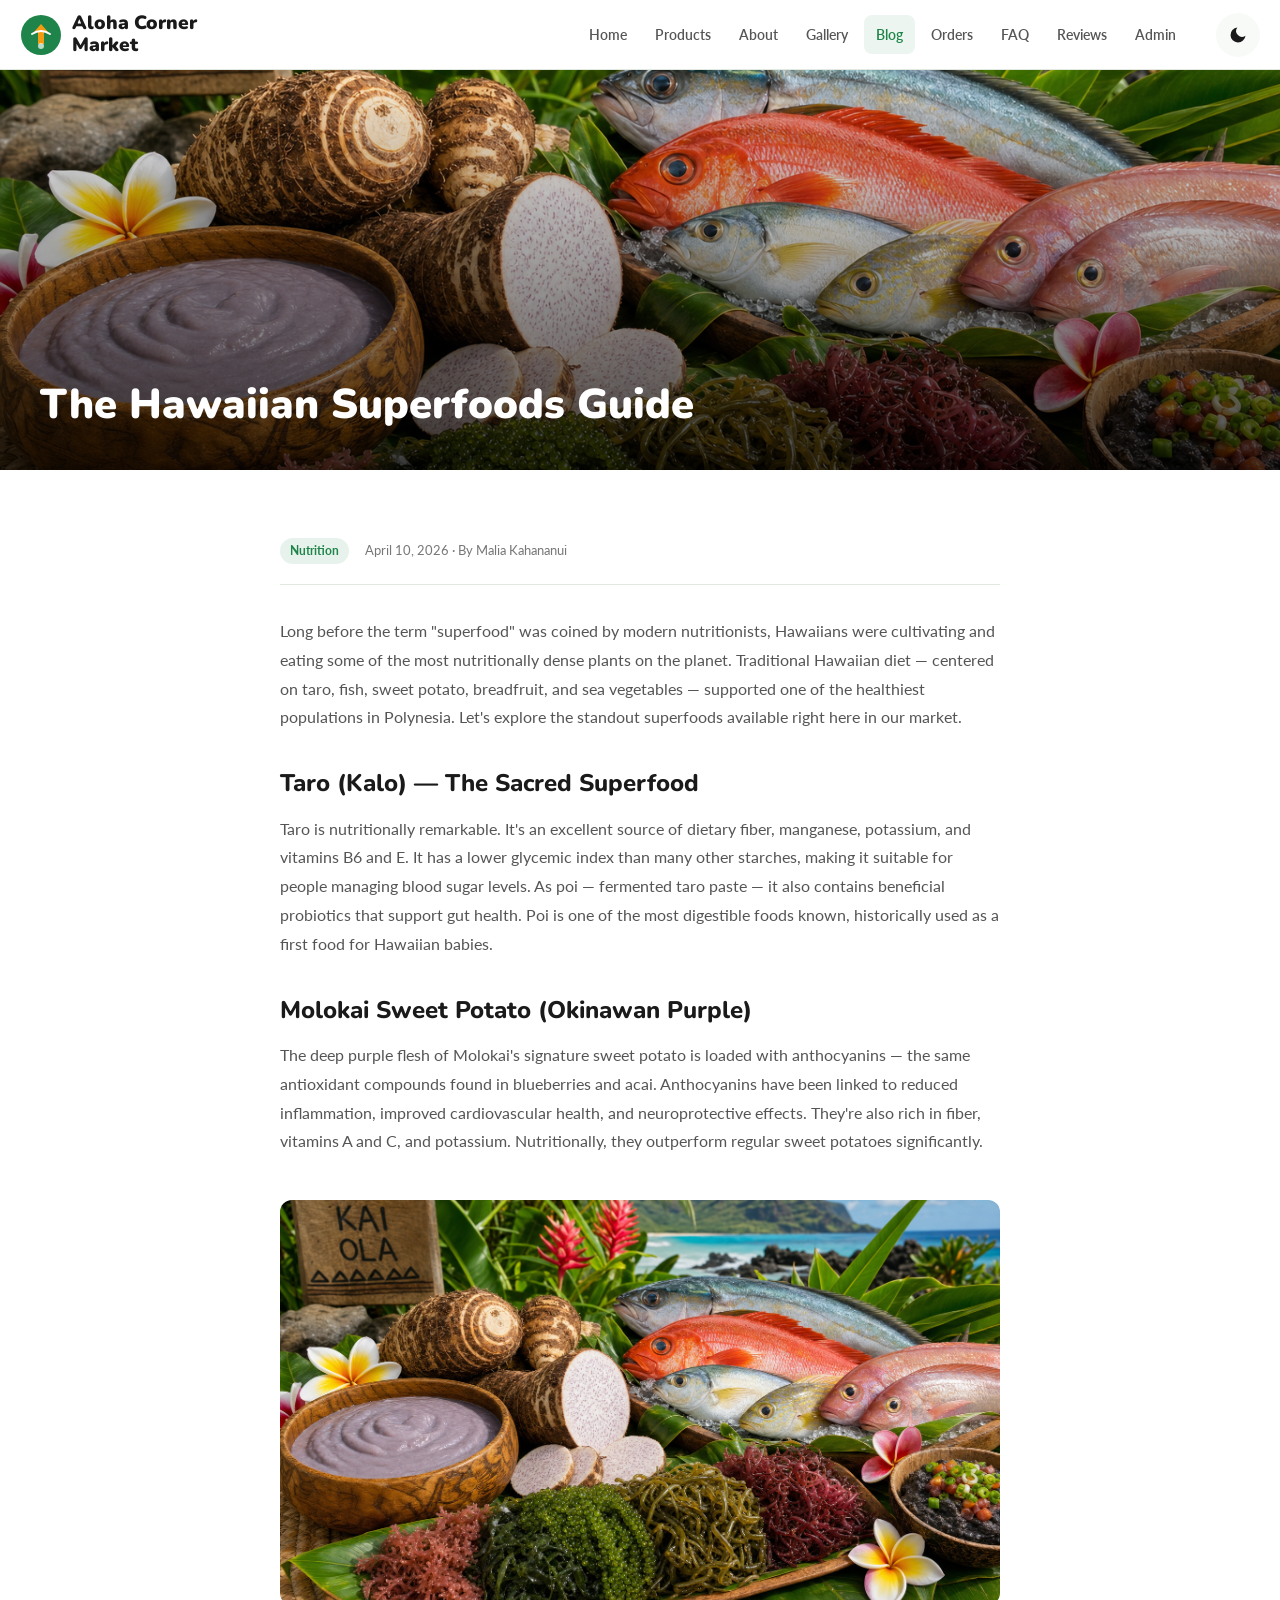
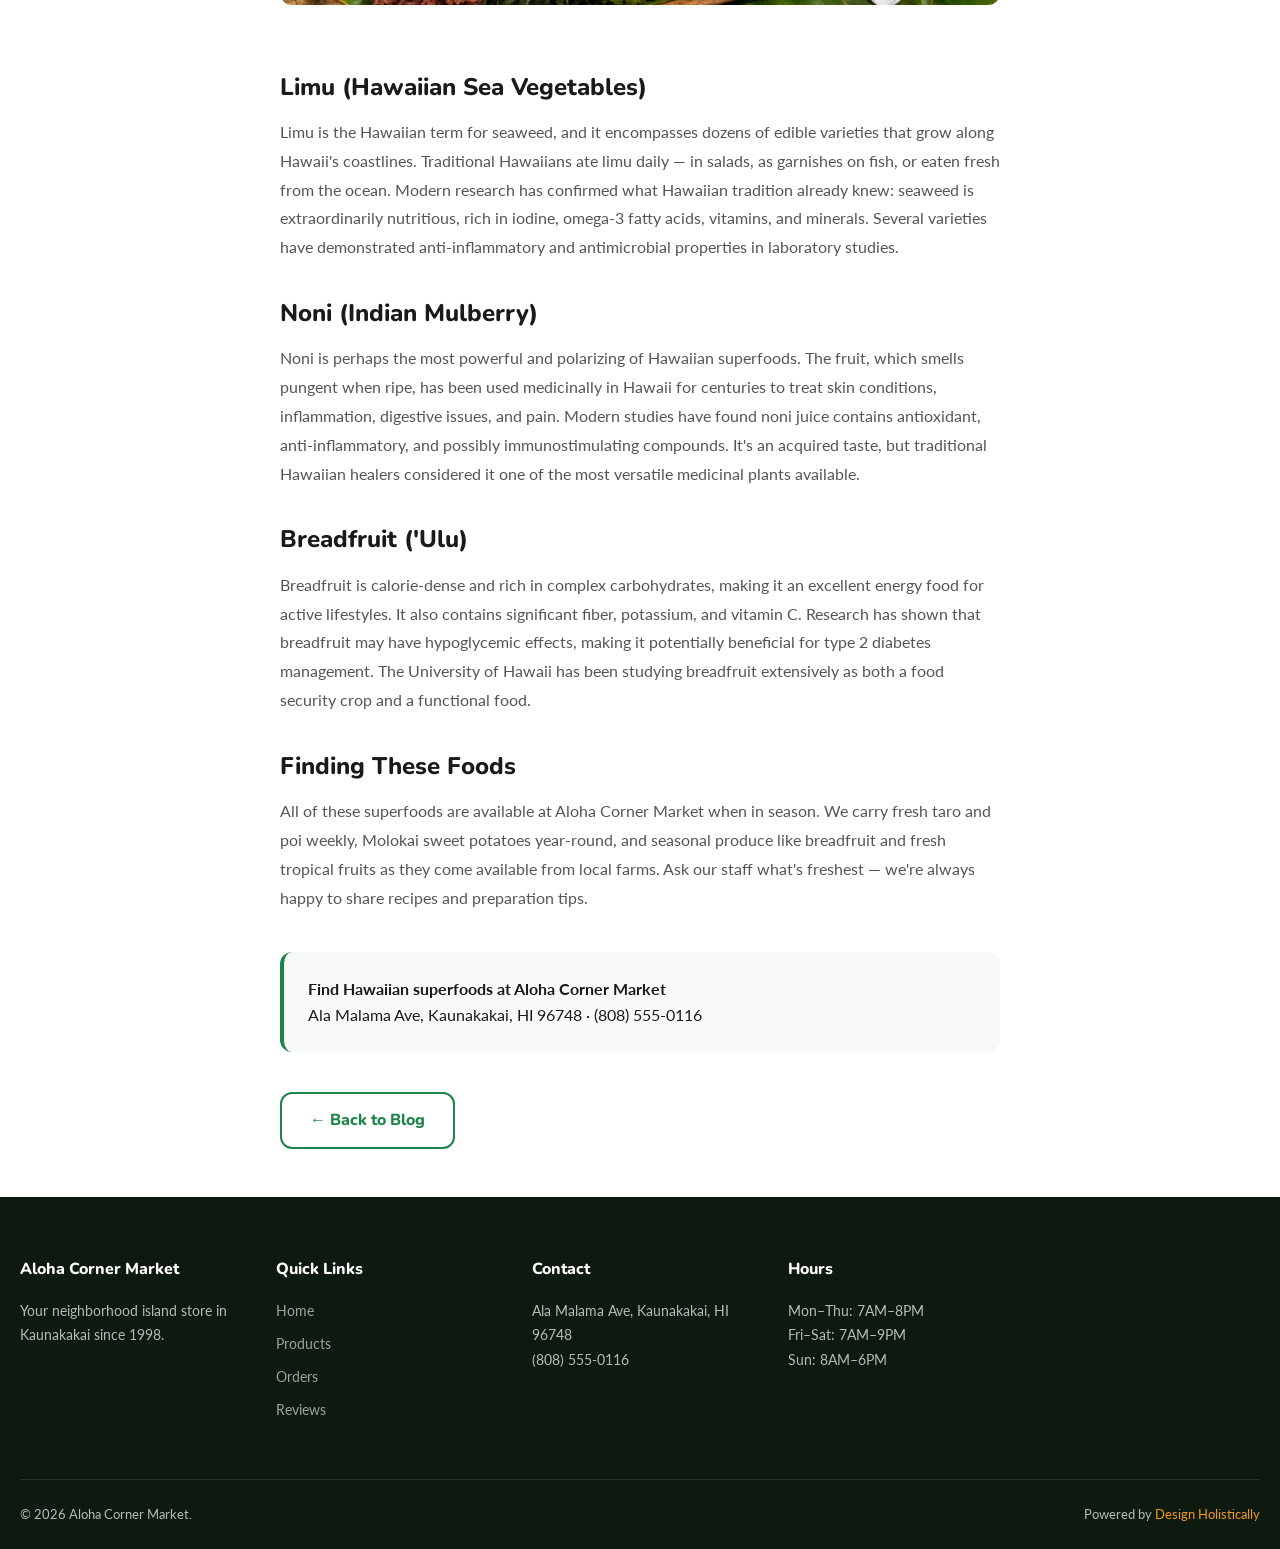
<file: blog-post-5.html>
<!DOCTYPE html>
<html lang="en" data-theme="light">
<head>
<meta charset="UTF-8"><meta name="viewport" content="width=device-width, initial-scale=1.0">
<title>The Hawaiian Superfoods Guide — Aloha Corner Market</title>
<meta name="description" content="Discover the powerful health benefits of traditional Hawaiian foods including taro, limu, noni, awa, and more.">
<link rel="stylesheet" href="css/style.css">
  <link rel="icon" type="image/x-icon" href="images/favicon.ico">
  <link rel="icon" type="image/png" sizes="32x32" href="images/favicon-32x32.png">
  <link rel="icon" type="image/png" sizes="16x16" href="images/favicon-16x16.png">
  <link rel="apple-touch-icon" sizes="180x180" href="images/apple-touch-icon.png">
</head>
<body>
<header class="site-header">
  <div class="header-inner">
    <a href="index.html" class="logo-wrap">
      <svg width="42" height="42" viewBox="0 0 42 42" fill="none"><circle cx="21" cy="21" r="20" fill="#1E8449"/><path d="M21 10 L28 18 L24 18 L24 30 L18 30 L18 18 L14 18 Z" fill="#F39C12"/><path d="M12 20 Q21 14 30 20" stroke="white" stroke-width="2" fill="none" stroke-linecap="round"/><circle cx="21" cy="32" r="3" fill="white" opacity="0.7"/></svg>
      <span>Aloha Corner<br>Market</span>
    </a>
    <nav class="nav-links">
      <a href="index.html">Home</a><a href="services.html">Products</a><a href="about.html">About</a><a href="gallery.html">Gallery</a><a href="blog.html" class="active">Blog</a><a href="booking.html">Orders</a><a href="faq.html">FAQ</a><a href="reviews.html">Reviews</a><a href="admin.html">Admin</a>
    </nav>
    <div class="header-actions">
      <button class="btn-dark-toggle" id="darkToggle" aria-label="Toggle dark mode"><svg viewBox="0 0 24 24"><path d="M21 12.79A9 9 0 1111.21 3 7 7 0 0021 12.79z"/></svg></button>
      <button class="hamburger" id="hamburger" aria-label="Open menu" aria-expanded="false"><span></span><span></span><span></span></button>
    </div>
  </div>
</header>
<nav class="mobile-nav" id="mobileNav">
  <a href="index.html">Home</a><a href="services.html">Products</a><a href="about.html">About</a><a href="gallery.html">Gallery</a><a href="blog.html">Blog</a><a href="booking.html">Orders</a><a href="faq.html">FAQ</a><a href="reviews.html">Reviews</a><a href="admin.html">Admin</a>
</nav>
<div class="article-hero">
  <img src="images/blog-5.png" alt="Hawaiian superfoods">
  <div class="article-hero-overlay"><h1>The Hawaiian Superfoods Guide</h1></div>
</div>
<div class="article-body">
  <div class="article-meta"><span class="blog-cat">Nutrition</span><span class="blog-date">April 10, 2026 · By Malia Kahananui</span></div>
  <p>Long before the term "superfood" was coined by modern nutritionists, Hawaiians were cultivating and eating some of the most nutritionally dense plants on the planet. Traditional Hawaiian diet — centered on taro, fish, sweet potato, breadfruit, and sea vegetables — supported one of the healthiest populations in Polynesia. Let's explore the standout superfoods available right here in our market.</p>
  <h2>Taro (Kalo) — The Sacred Superfood</h2>
  <p>Taro is nutritionally remarkable. It's an excellent source of dietary fiber, manganese, potassium, and vitamins B6 and E. It has a lower glycemic index than many other starches, making it suitable for people managing blood sugar levels. As poi — fermented taro paste — it also contains beneficial probiotics that support gut health. Poi is one of the most digestible foods known, historically used as a first food for Hawaiian babies.</p>
  <h2>Molokai Sweet Potato (Okinawan Purple)</h2>
  <p>The deep purple flesh of Molokai's signature sweet potato is loaded with anthocyanins — the same antioxidant compounds found in blueberries and acai. Anthocyanins have been linked to reduced inflammation, improved cardiovascular health, and neuroprotective effects. They're also rich in fiber, vitamins A and C, and potassium. Nutritionally, they outperform regular sweet potatoes significantly.</p>
  <img src="images/blog-5.png" alt="Hawaiian purple sweet potatoes" class="article-img-mid">
  <h2>Limu (Hawaiian Sea Vegetables)</h2>
  <p>Limu is the Hawaiian term for seaweed, and it encompasses dozens of edible varieties that grow along Hawaii's coastlines. Traditional Hawaiians ate limu daily — in salads, as garnishes on fish, or eaten fresh from the ocean. Modern research has confirmed what Hawaiian tradition already knew: seaweed is extraordinarily nutritious, rich in iodine, omega-3 fatty acids, vitamins, and minerals. Several varieties have demonstrated anti-inflammatory and antimicrobial properties in laboratory studies.</p>
  <h2>Noni (Indian Mulberry)</h2>
  <p>Noni is perhaps the most powerful and polarizing of Hawaiian superfoods. The fruit, which smells pungent when ripe, has been used medicinally in Hawaii for centuries to treat skin conditions, inflammation, digestive issues, and pain. Modern studies have found noni juice contains antioxidant, anti-inflammatory, and possibly immunostimulating compounds. It's an acquired taste, but traditional Hawaiian healers considered it one of the most versatile medicinal plants available.</p>
  <h2>Breadfruit ('Ulu)</h2>
  <p>Breadfruit is calorie-dense and rich in complex carbohydrates, making it an excellent energy food for active lifestyles. It also contains significant fiber, potassium, and vitamin C. Research has shown that breadfruit may have hypoglycemic effects, making it potentially beneficial for type 2 diabetes management. The University of Hawaii has been studying breadfruit extensively as both a food security crop and a functional food.</p>
  <h2>Finding These Foods</h2>
  <p>All of these superfoods are available at Aloha Corner Market when in season. We carry fresh taro and poi weekly, Molokai sweet potatoes year-round, and seasonal produce like breadfruit and fresh tropical fruits as they come available from local farms. Ask our staff what's freshest — we're always happy to share recipes and preparation tips.</p>
  <div style="margin-top:40px;padding:24px;background:var(--bg-alt);border-radius:var(--radius);border-left:4px solid var(--primary)"><strong>Find Hawaiian superfoods at Aloha Corner Market</strong><br>Ala Malama Ave, Kaunakakai, HI 96748 · (808) 555-0116</div>
  <div style="margin-top:40px"><a href="blog.html" class="btn btn-outline">← Back to Blog</a></div>
</div>
<footer class="site-footer">
  <div class="footer-grid">
    <div class="footer-col"><h4>Aloha Corner Market</h4><p>Your neighborhood island store in Kaunakakai since 1998.</p></div>
    <div class="footer-col"><h4>Quick Links</h4><a href="index.html">Home</a><a href="services.html">Products</a><a href="booking.html">Orders</a><a href="reviews.html">Reviews</a></div>
    <div class="footer-col"><h4>Contact</h4><p>Ala Malama Ave, Kaunakakai, HI 96748<br>(808) 555-0116</p></div>
    <div class="footer-col"><h4>Hours</h4><p>Mon–Thu: 7AM–8PM<br>Fri–Sat: 7AM–9PM<br>Sun: 8AM–6PM</p></div>
  </div>
  <div class="footer-bottom"><span>© 2026 Aloha Corner Market.</span><span>Powered by <a href="https://designholistically.com" target="_blank">Design Holistically</a></span></div>
</footer>
<button class="back-to-top" id="backToTop" aria-label="Back to top">↑</button>
<script src="js/main.js"></script>
</body>
</html>
</file>
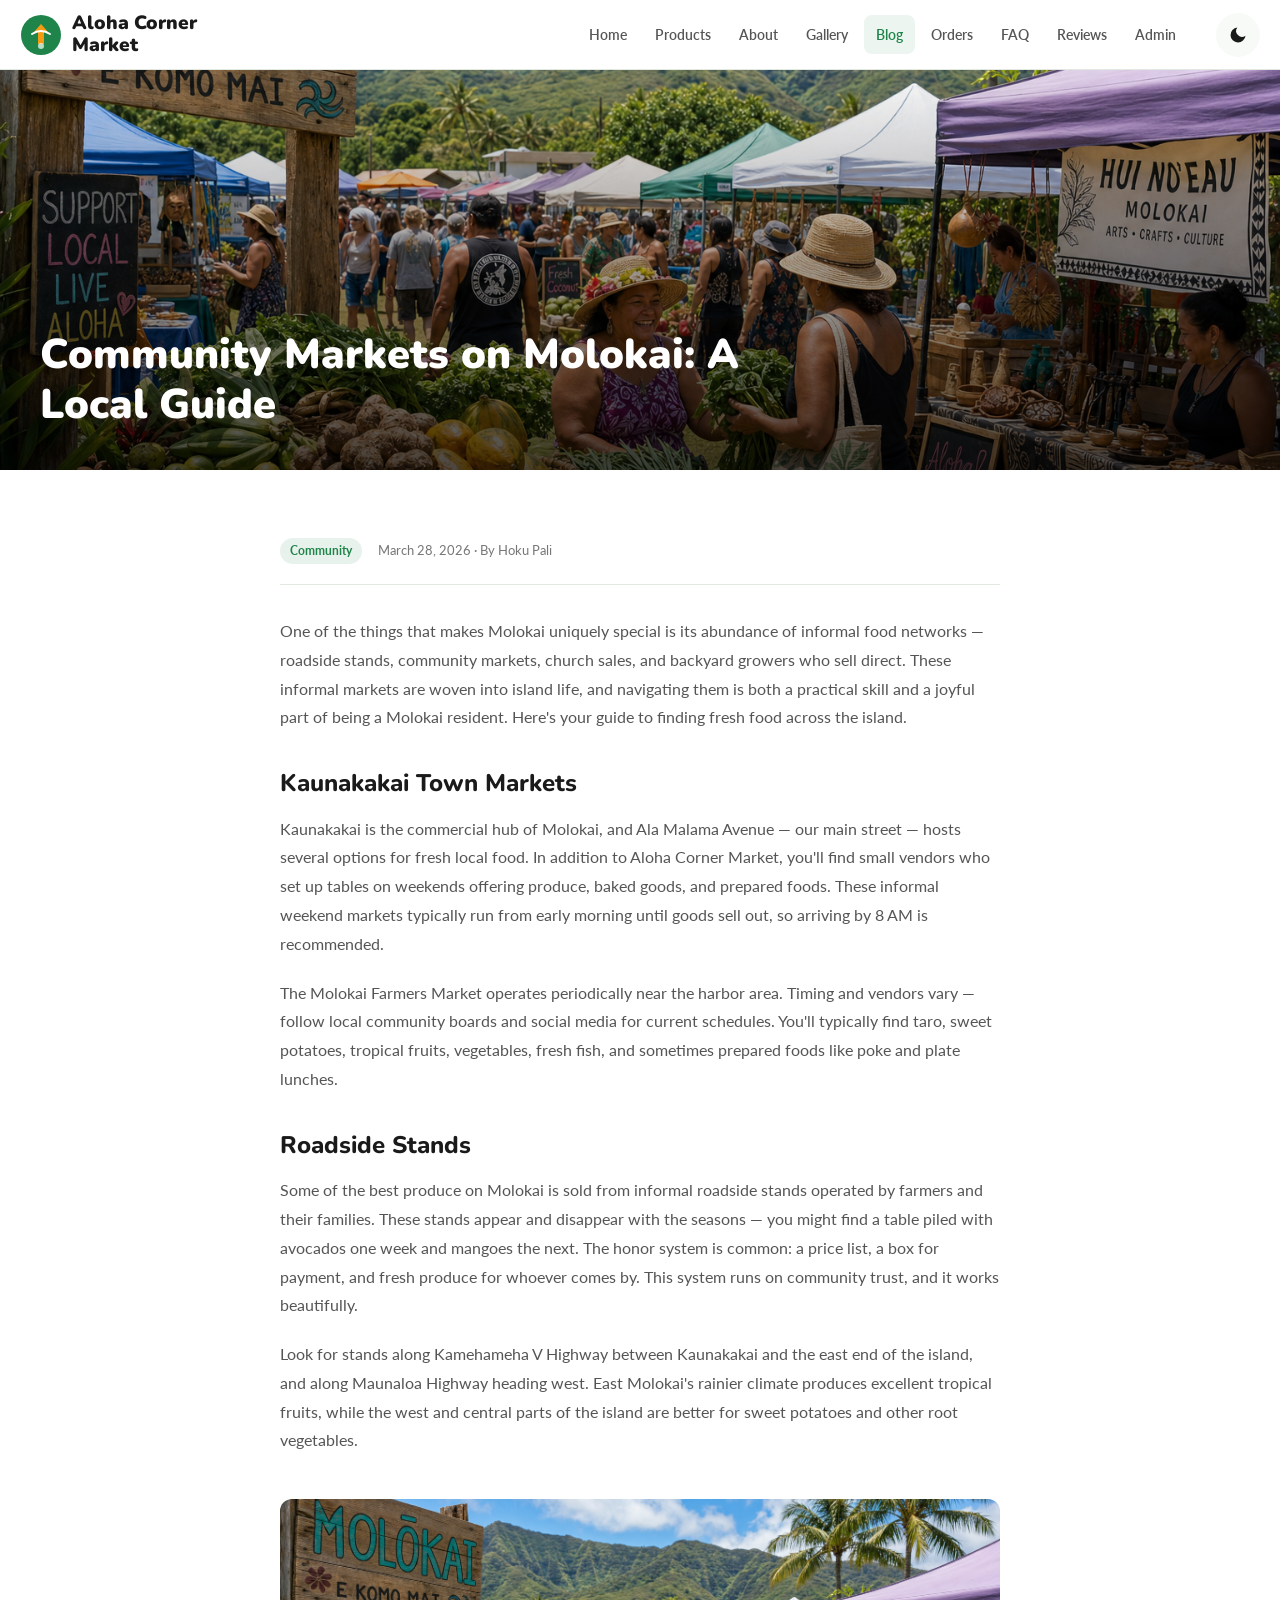
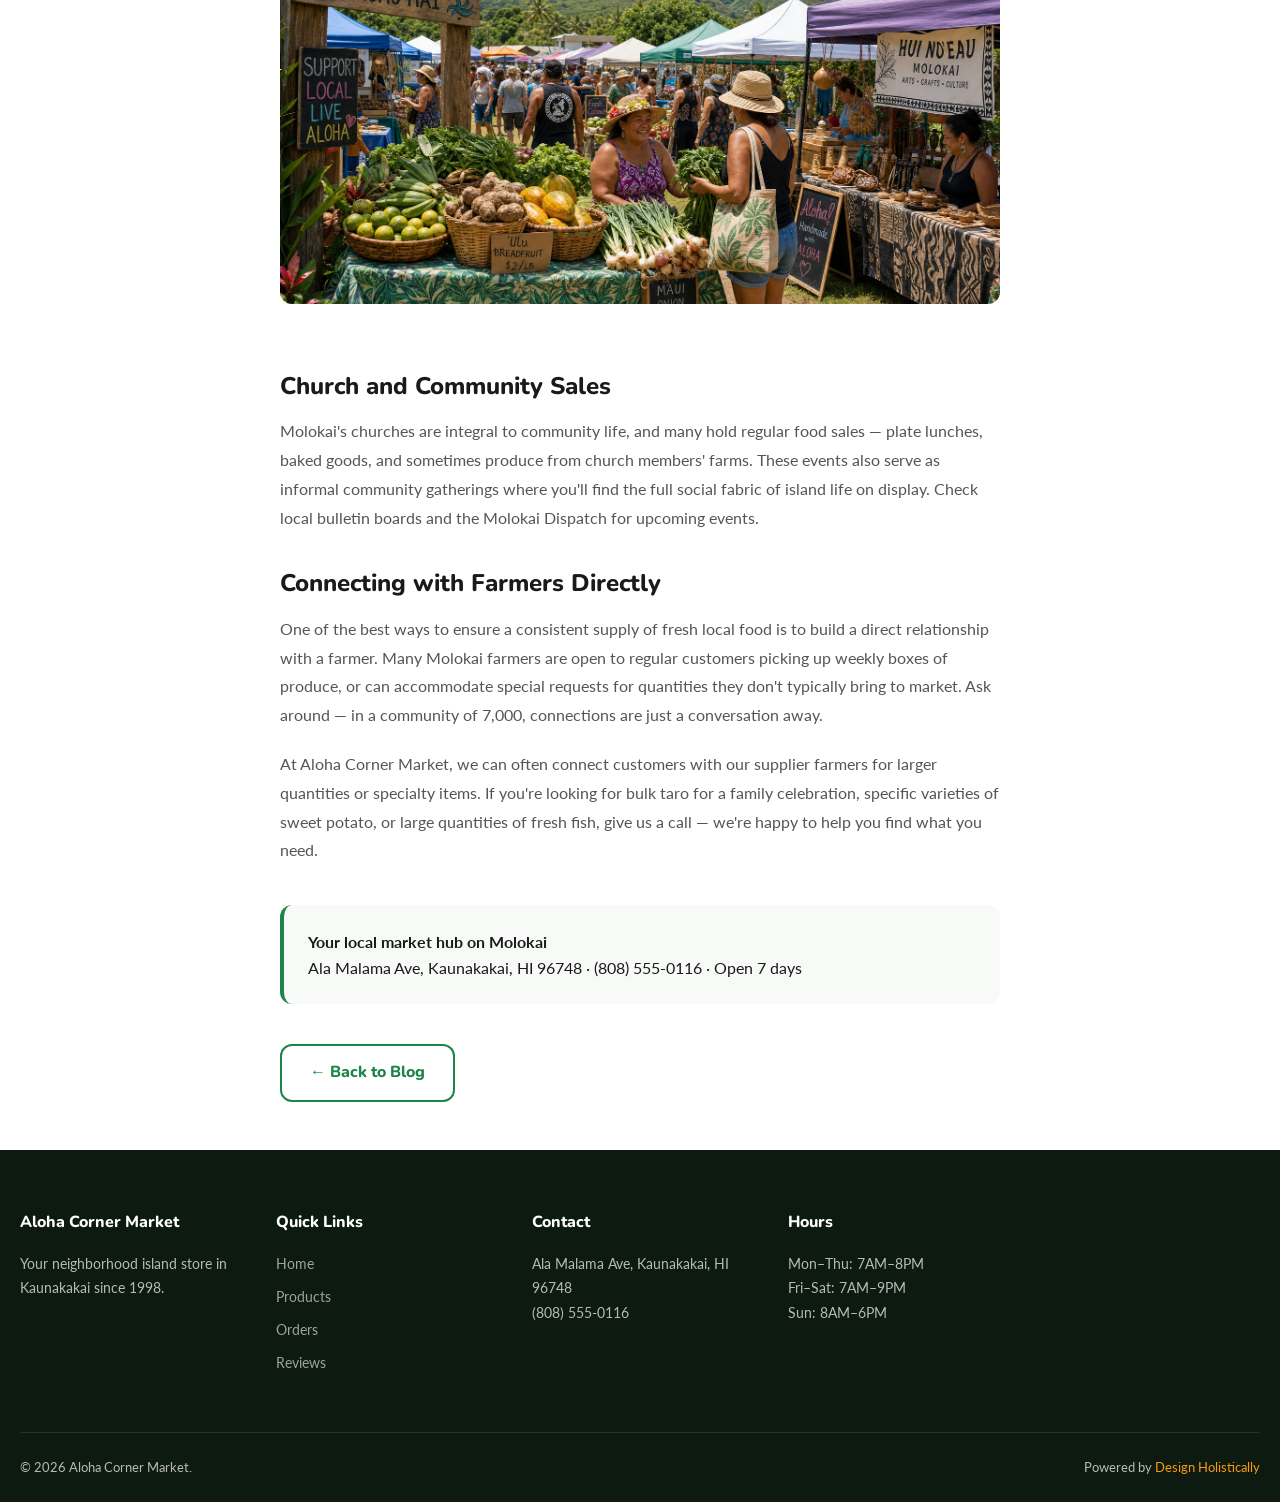
<file: blog-post-6.html>
<!DOCTYPE html>
<html lang="en" data-theme="light">
<head>
<meta charset="UTF-8"><meta name="viewport" content="width=device-width, initial-scale=1.0">
<title>Community Markets on Molokai: A Local Guide — Aloha Corner Market</title>
<meta name="description" content="Where to find the best farmers markets, roadside stands, and community food sales across Molokai.">
<link rel="stylesheet" href="css/style.css">
  <link rel="icon" type="image/x-icon" href="images/favicon.ico">
  <link rel="icon" type="image/png" sizes="32x32" href="images/favicon-32x32.png">
  <link rel="icon" type="image/png" sizes="16x16" href="images/favicon-16x16.png">
  <link rel="apple-touch-icon" sizes="180x180" href="images/apple-touch-icon.png">
</head>
<body>
<header class="site-header">
  <div class="header-inner">
    <a href="index.html" class="logo-wrap">
      <svg width="42" height="42" viewBox="0 0 42 42" fill="none"><circle cx="21" cy="21" r="20" fill="#1E8449"/><path d="M21 10 L28 18 L24 18 L24 30 L18 30 L18 18 L14 18 Z" fill="#F39C12"/><path d="M12 20 Q21 14 30 20" stroke="white" stroke-width="2" fill="none" stroke-linecap="round"/><circle cx="21" cy="32" r="3" fill="white" opacity="0.7"/></svg>
      <span>Aloha Corner<br>Market</span>
    </a>
    <nav class="nav-links">
      <a href="index.html">Home</a><a href="services.html">Products</a><a href="about.html">About</a><a href="gallery.html">Gallery</a><a href="blog.html" class="active">Blog</a><a href="booking.html">Orders</a><a href="faq.html">FAQ</a><a href="reviews.html">Reviews</a><a href="admin.html">Admin</a>
    </nav>
    <div class="header-actions">
      <button class="btn-dark-toggle" id="darkToggle" aria-label="Toggle dark mode"><svg viewBox="0 0 24 24"><path d="M21 12.79A9 9 0 1111.21 3 7 7 0 0021 12.79z"/></svg></button>
      <button class="hamburger" id="hamburger" aria-label="Open menu" aria-expanded="false"><span></span><span></span><span></span></button>
    </div>
  </div>
</header>
<nav class="mobile-nav" id="mobileNav">
  <a href="index.html">Home</a><a href="services.html">Products</a><a href="about.html">About</a><a href="gallery.html">Gallery</a><a href="blog.html">Blog</a><a href="booking.html">Orders</a><a href="faq.html">FAQ</a><a href="reviews.html">Reviews</a><a href="admin.html">Admin</a>
</nav>
<div class="article-hero">
  <img src="images/blog-6.png" alt="Molokai community market">
  <div class="article-hero-overlay"><h1>Community Markets on Molokai: A Local Guide</h1></div>
</div>
<div class="article-body">
  <div class="article-meta"><span class="blog-cat">Community</span><span class="blog-date">March 28, 2026 · By Hoku Pali</span></div>
  <p>One of the things that makes Molokai uniquely special is its abundance of informal food networks — roadside stands, community markets, church sales, and backyard growers who sell direct. These informal markets are woven into island life, and navigating them is both a practical skill and a joyful part of being a Molokai resident. Here's your guide to finding fresh food across the island.</p>
  <h2>Kaunakakai Town Markets</h2>
  <p>Kaunakakai is the commercial hub of Molokai, and Ala Malama Avenue — our main street — hosts several options for fresh local food. In addition to Aloha Corner Market, you'll find small vendors who set up tables on weekends offering produce, baked goods, and prepared foods. These informal weekend markets typically run from early morning until goods sell out, so arriving by 8 AM is recommended.</p>
  <p>The Molokai Farmers Market operates periodically near the harbor area. Timing and vendors vary — follow local community boards and social media for current schedules. You'll typically find taro, sweet potatoes, tropical fruits, vegetables, fresh fish, and sometimes prepared foods like poke and plate lunches.</p>
  <h2>Roadside Stands</h2>
  <p>Some of the best produce on Molokai is sold from informal roadside stands operated by farmers and their families. These stands appear and disappear with the seasons — you might find a table piled with avocados one week and mangoes the next. The honor system is common: a price list, a box for payment, and fresh produce for whoever comes by. This system runs on community trust, and it works beautifully.</p>
  <p>Look for stands along Kamehameha V Highway between Kaunakakai and the east end of the island, and along Maunaloa Highway heading west. East Molokai's rainier climate produces excellent tropical fruits, while the west and central parts of the island are better for sweet potatoes and other root vegetables.</p>
  <img src="images/blog-6.png" alt="Roadside produce stand" class="article-img-mid">
  <h2>Church and Community Sales</h2>
  <p>Molokai's churches are integral to community life, and many hold regular food sales — plate lunches, baked goods, and sometimes produce from church members' farms. These events also serve as informal community gatherings where you'll find the full social fabric of island life on display. Check local bulletin boards and the Molokai Dispatch for upcoming events.</p>
  <h2>Connecting with Farmers Directly</h2>
  <p>One of the best ways to ensure a consistent supply of fresh local food is to build a direct relationship with a farmer. Many Molokai farmers are open to regular customers picking up weekly boxes of produce, or can accommodate special requests for quantities they don't typically bring to market. Ask around — in a community of 7,000, connections are just a conversation away.</p>
  <p>At Aloha Corner Market, we can often connect customers with our supplier farmers for larger quantities or specialty items. If you're looking for bulk taro for a family celebration, specific varieties of sweet potato, or large quantities of fresh fish, give us a call — we're happy to help you find what you need.</p>
  <div style="margin-top:40px;padding:24px;background:var(--bg-alt);border-radius:var(--radius);border-left:4px solid var(--primary)"><strong>Your local market hub on Molokai</strong><br>Ala Malama Ave, Kaunakakai, HI 96748 · (808) 555-0116 · Open 7 days</div>
  <div style="margin-top:40px"><a href="blog.html" class="btn btn-outline">← Back to Blog</a></div>
</div>
<footer class="site-footer">
  <div class="footer-grid">
    <div class="footer-col"><h4>Aloha Corner Market</h4><p>Your neighborhood island store in Kaunakakai since 1998.</p></div>
    <div class="footer-col"><h4>Quick Links</h4><a href="index.html">Home</a><a href="services.html">Products</a><a href="booking.html">Orders</a><a href="reviews.html">Reviews</a></div>
    <div class="footer-col"><h4>Contact</h4><p>Ala Malama Ave, Kaunakakai, HI 96748<br>(808) 555-0116</p></div>
    <div class="footer-col"><h4>Hours</h4><p>Mon–Thu: 7AM–8PM<br>Fri–Sat: 7AM–9PM<br>Sun: 8AM–6PM</p></div>
  </div>
  <div class="footer-bottom"><span>© 2026 Aloha Corner Market.</span><span>Powered by <a href="https://designholistically.com" target="_blank">Design Holistically</a></span></div>
</footer>
<button class="back-to-top" id="backToTop" aria-label="Back to top">↑</button>
<script src="js/main.js"></script>
</body>
</html>
</file>
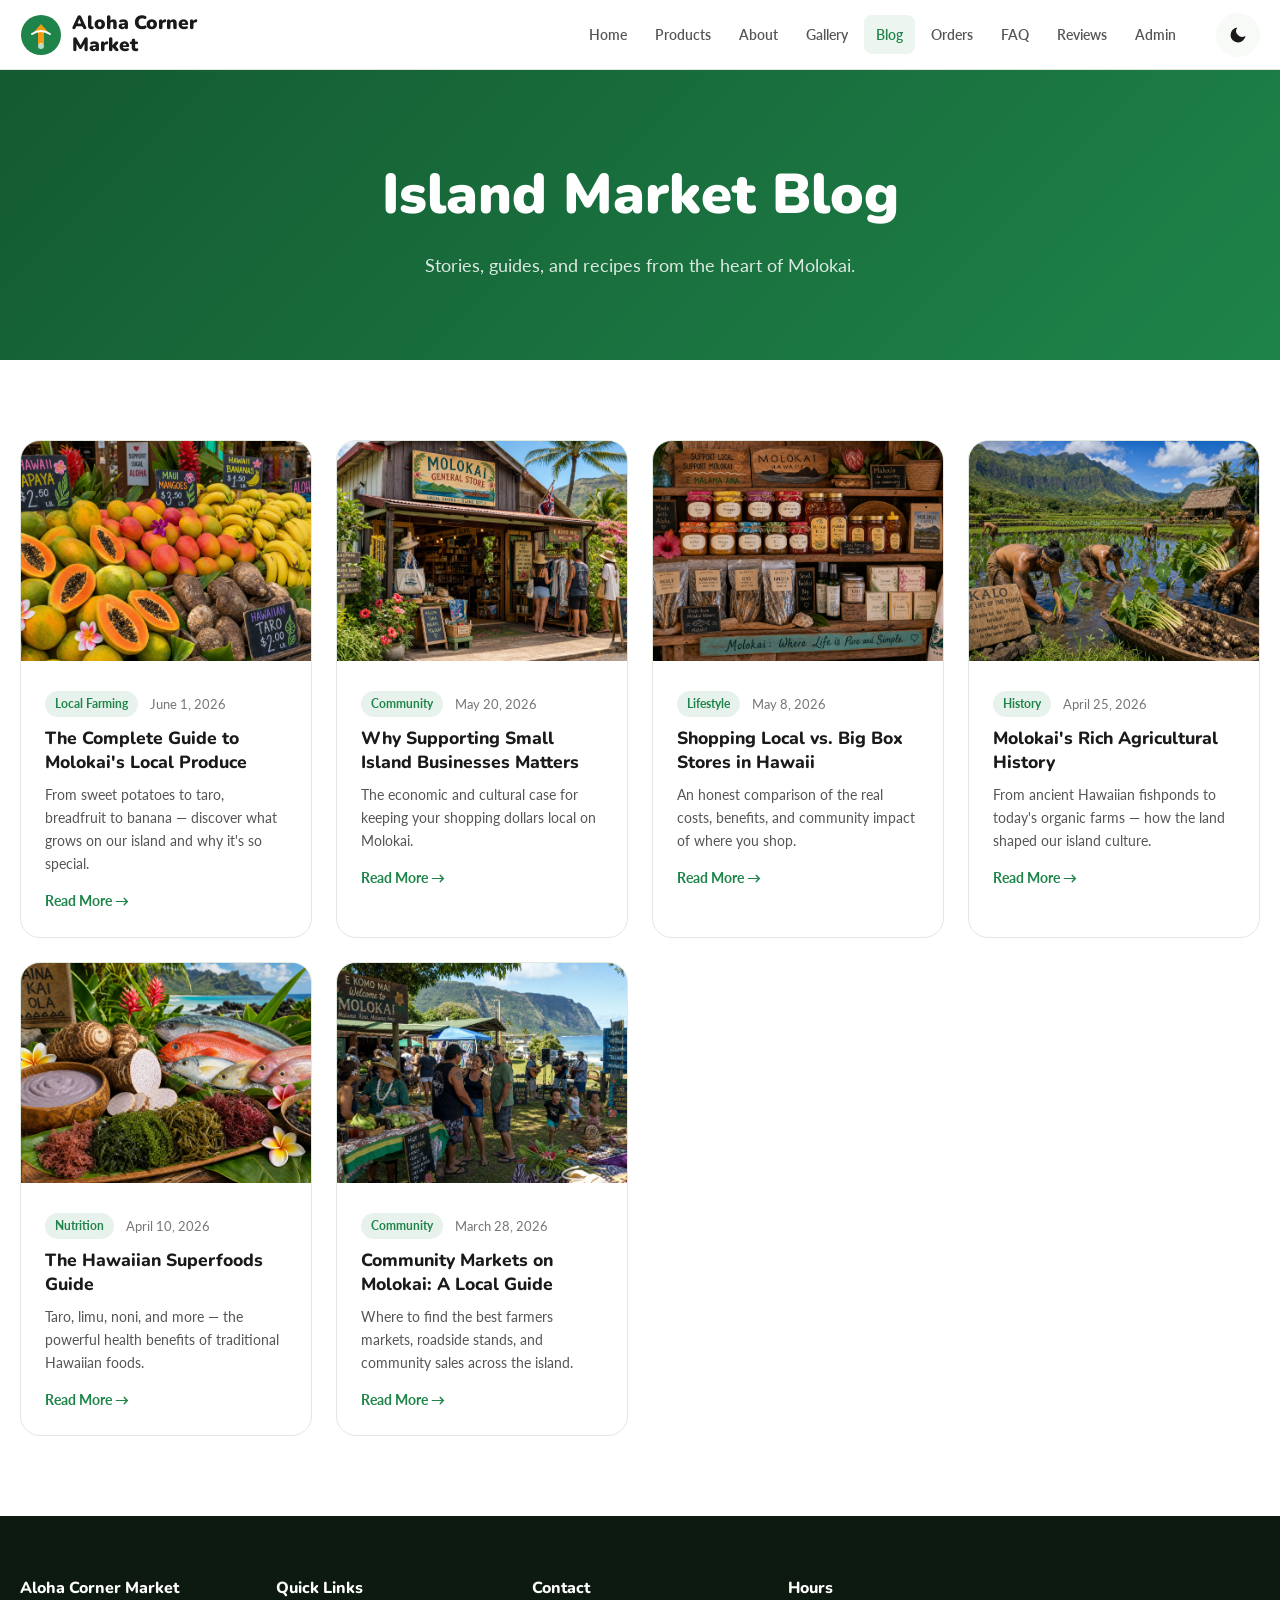
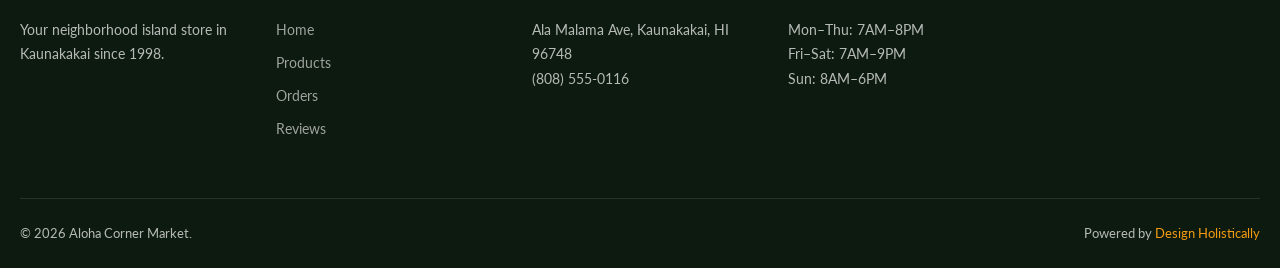
<file: blog.html>
<!DOCTYPE html>
<html lang="en" data-theme="light">
<head>
<meta charset="UTF-8"><meta name="viewport" content="width=device-width, initial-scale=1.0">
<title>Blog — Aloha Corner Market | Molokai Food & Community</title>
<meta name="description" content="Recipes, local farming guides, Molokai produce, and island food culture from the team at Aloha Corner Market in Kaunakakai.">
<link rel="stylesheet" href="css/style.css">
  <link rel="icon" type="image/x-icon" href="images/favicon.ico">
  <link rel="icon" type="image/png" sizes="32x32" href="images/favicon-32x32.png">
  <link rel="icon" type="image/png" sizes="16x16" href="images/favicon-16x16.png">
  <link rel="apple-touch-icon" sizes="180x180" href="images/apple-touch-icon.png">
</head>
<body>
<header class="site-header">
  <div class="header-inner">
    <a href="index.html" class="logo-wrap">
      <svg width="42" height="42" viewBox="0 0 42 42" fill="none"><circle cx="21" cy="21" r="20" fill="#1E8449"/><path d="M21 10 L28 18 L24 18 L24 30 L18 30 L18 18 L14 18 Z" fill="#F39C12"/><path d="M12 20 Q21 14 30 20" stroke="white" stroke-width="2" fill="none" stroke-linecap="round"/><circle cx="21" cy="32" r="3" fill="white" opacity="0.7"/></svg>
      <span>Aloha Corner<br>Market</span>
    </a>
    <nav class="nav-links">
      <a href="index.html">Home</a><a href="services.html">Products</a><a href="about.html">About</a><a href="gallery.html">Gallery</a><a href="blog.html" class="active">Blog</a><a href="booking.html">Orders</a><a href="faq.html">FAQ</a><a href="reviews.html">Reviews</a><a href="admin.html">Admin</a>
    </nav>
    <div class="header-actions">
      <button class="btn-dark-toggle" id="darkToggle" aria-label="Toggle dark mode"><svg viewBox="0 0 24 24"><path d="M21 12.79A9 9 0 1111.21 3 7 7 0 0021 12.79z"/></svg></button>
      <button class="hamburger" id="hamburger" aria-label="Open menu" aria-expanded="false"><span></span><span></span><span></span></button>
    </div>
  </div>
</header>
<nav class="mobile-nav" id="mobileNav">
  <a href="index.html">Home</a><a href="services.html">Products</a><a href="about.html">About</a><a href="gallery.html">Gallery</a><a href="blog.html">Blog</a><a href="booking.html">Orders</a><a href="faq.html">FAQ</a><a href="reviews.html">Reviews</a><a href="admin.html">Admin</a>
</nav>

<div class="page-hero">
  <h1>Island Market Blog</h1>
  <p>Stories, guides, and recipes from the heart of Molokai.</p>
</div>

<section class="section">
  <div class="container">
    <div class="grid-3">
      <div class="blog-card fade-up">
        <img src="images/service-produce.png" alt="Molokai produce">
        <div class="blog-card-body">
          <div class="blog-meta"><span class="blog-cat">Local Farming</span><span class="blog-date">June 1, 2026</span></div>
          <h3>The Complete Guide to Molokai's Local Produce</h3>
          <p>From sweet potatoes to taro, breadfruit to banana — discover what grows on our island and why it's so special.</p>
          <a href="blog-post-1.html">Read More →</a>
        </div>
      </div>
      <div class="blog-card fade-up">
        <img src="images/blog-2.png" alt="Small business">
        <div class="blog-card-body">
          <div class="blog-meta"><span class="blog-cat">Community</span><span class="blog-date">May 20, 2026</span></div>
          <h3>Why Supporting Small Island Businesses Matters</h3>
          <p>The economic and cultural case for keeping your shopping dollars local on Molokai.</p>
          <a href="blog-post-2.html">Read More →</a>
        </div>
      </div>
      <div class="blog-card fade-up">
        <img src="images/service-local-goods.png" alt="Shopping local">
        <div class="blog-card-body">
          <div class="blog-meta"><span class="blog-cat">Lifestyle</span><span class="blog-date">May 8, 2026</span></div>
          <h3>Shopping Local vs. Big Box Stores in Hawaii</h3>
          <p>An honest comparison of the real costs, benefits, and community impact of where you shop.</p>
          <a href="blog-post-3.html">Read More →</a>
        </div>
      </div>
      <div class="blog-card fade-up">
        <img src="images/blog-4.png" alt="Molokai agriculture history">
        <div class="blog-card-body">
          <div class="blog-meta"><span class="blog-cat">History</span><span class="blog-date">April 25, 2026</span></div>
          <h3>Molokai's Rich Agricultural History</h3>
          <p>From ancient Hawaiian fishponds to today's organic farms — how the land shaped our island culture.</p>
          <a href="blog-post-4.html">Read More →</a>
        </div>
      </div>
      <div class="blog-card fade-up">
        <img src="images/blog-5.png" alt="Hawaiian superfoods">
        <div class="blog-card-body">
          <div class="blog-meta"><span class="blog-cat">Nutrition</span><span class="blog-date">April 10, 2026</span></div>
          <h3>The Hawaiian Superfoods Guide</h3>
          <p>Taro, limu, noni, and more — the powerful health benefits of traditional Hawaiian foods.</p>
          <a href="blog-post-5.html">Read More →</a>
        </div>
      </div>
      <div class="blog-card fade-up">
        <img src="images/gallery-5.png" alt="Community market">
        <div class="blog-card-body">
          <div class="blog-meta"><span class="blog-cat">Community</span><span class="blog-date">March 28, 2026</span></div>
          <h3>Community Markets on Molokai: A Local Guide</h3>
          <p>Where to find the best farmers markets, roadside stands, and community sales across the island.</p>
          <a href="blog-post-6.html">Read More →</a>
        </div>
      </div>
    </div>
  </div>
</section>

<footer class="site-footer">
  <div class="footer-grid">
    <div class="footer-col"><h4>Aloha Corner Market</h4><p>Your neighborhood island store in Kaunakakai since 1998.</p></div>
    <div class="footer-col"><h4>Quick Links</h4><a href="index.html">Home</a><a href="services.html">Products</a><a href="booking.html">Orders</a><a href="reviews.html">Reviews</a></div>
    <div class="footer-col"><h4>Contact</h4><p>Ala Malama Ave, Kaunakakai, HI 96748<br>(808) 555-0116</p></div>
    <div class="footer-col"><h4>Hours</h4><p>Mon–Thu: 7AM–8PM<br>Fri–Sat: 7AM–9PM<br>Sun: 8AM–6PM</p></div>
  </div>
  <div class="footer-bottom"><span>© 2026 Aloha Corner Market.</span><span>Powered by <a href="https://designholistically.com" target="_blank">Design Holistically</a></span></div>
</footer>
<button class="back-to-top" id="backToTop" aria-label="Back to top">↑</button>
<script src="js/main.js"></script>
</body>
</html>
</file>
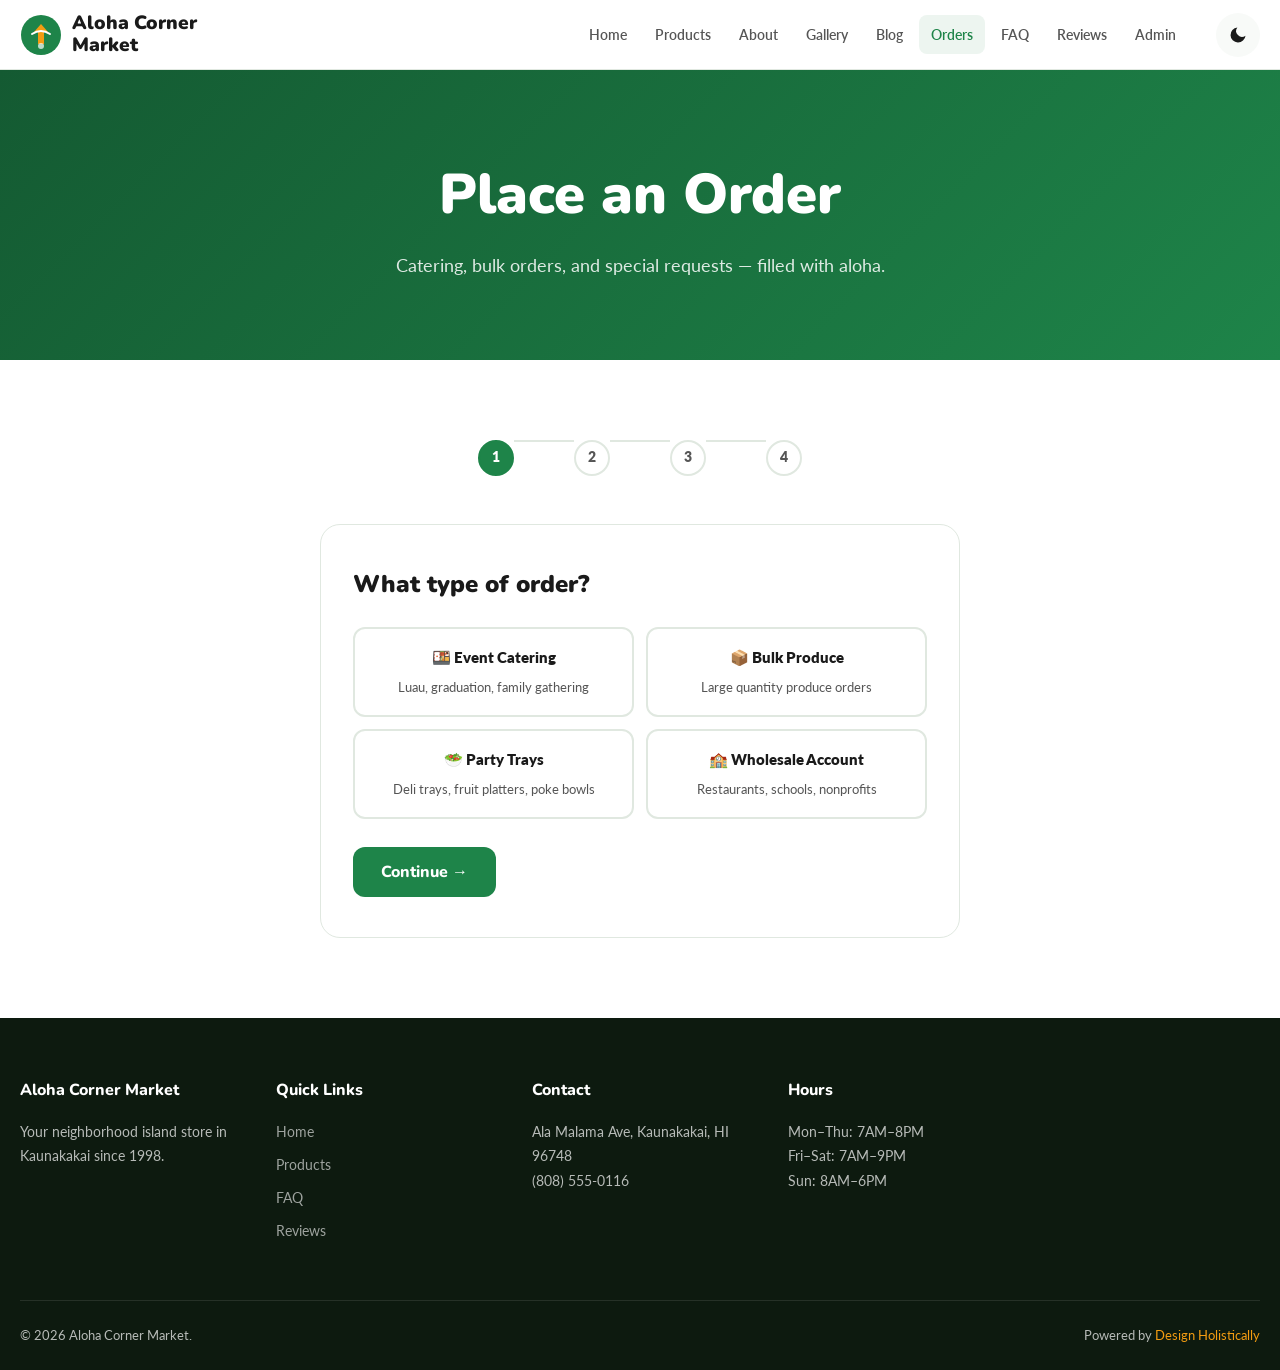
<file: booking.html>
<!DOCTYPE html>
<html lang="en" data-theme="light">
<head>
<meta charset="UTF-8"><meta name="viewport" content="width=device-width, initial-scale=1.0">
<title>Place an Order — Aloha Corner Market | Catering & Bulk Orders</title>
<meta name="description" content="Place a catering, bulk, or special order with Aloha Corner Market in Kaunakakai, Molokai.">
<link rel="stylesheet" href="css/style.css">
  <link rel="icon" type="image/x-icon" href="images/favicon.ico">
  <link rel="icon" type="image/png" sizes="32x32" href="images/favicon-32x32.png">
  <link rel="icon" type="image/png" sizes="16x16" href="images/favicon-16x16.png">
  <link rel="apple-touch-icon" sizes="180x180" href="images/apple-touch-icon.png">
</head>
<body>
<header class="site-header">
  <div class="header-inner">
    <a href="index.html" class="logo-wrap">
      <svg width="42" height="42" viewBox="0 0 42 42" fill="none"><circle cx="21" cy="21" r="20" fill="#1E8449"/><path d="M21 10 L28 18 L24 18 L24 30 L18 30 L18 18 L14 18 Z" fill="#F39C12"/><path d="M12 20 Q21 14 30 20" stroke="white" stroke-width="2" fill="none" stroke-linecap="round"/><circle cx="21" cy="32" r="3" fill="white" opacity="0.7"/></svg>
      <span>Aloha Corner<br>Market</span>
    </a>
    <nav class="nav-links">
      <a href="index.html">Home</a><a href="services.html">Products</a><a href="about.html">About</a><a href="gallery.html">Gallery</a><a href="blog.html">Blog</a><a href="booking.html" class="active">Orders</a><a href="faq.html">FAQ</a><a href="reviews.html">Reviews</a><a href="admin.html">Admin</a>
    </nav>
    <div class="header-actions">
      <button class="btn-dark-toggle" id="darkToggle" aria-label="Toggle dark mode"><svg viewBox="0 0 24 24"><path d="M21 12.79A9 9 0 1111.21 3 7 7 0 0021 12.79z"/></svg></button>
      <button class="hamburger" id="hamburger" aria-label="Open menu" aria-expanded="false"><span></span><span></span><span></span></button>
    </div>
  </div>
</header>
<nav class="mobile-nav" id="mobileNav">
  <a href="index.html">Home</a><a href="services.html">Products</a><a href="about.html">About</a><a href="gallery.html">Gallery</a><a href="blog.html">Blog</a><a href="booking.html">Orders</a><a href="faq.html">FAQ</a><a href="reviews.html">Reviews</a><a href="admin.html">Admin</a>
</nav>

<div class="page-hero">
  <h1>Place an Order</h1>
  <p>Catering, bulk orders, and special requests — filled with aloha.</p>
</div>

<section class="section">
  <div class="container">
    <div class="booking-steps">
      <div class="step-indicator"><div class="step-dot active" id="dot1">1</div></div>
      <div class="step-line" id="line1"></div>
      <div class="step-indicator"><div class="step-dot" id="dot2">2</div></div>
      <div class="step-line" id="line2"></div>
      <div class="step-indicator"><div class="step-dot" id="dot3">3</div></div>
      <div class="step-line" id="line3"></div>
      <div class="step-indicator"><div class="step-dot" id="dot4">4</div></div>
    </div>

    <div class="booking-form-wrap">
      <!-- Step 1 -->
      <div class="form-step active" id="step1">
        <h3>What type of order?</h3>
        <div class="service-options">
          <div class="service-opt" onclick="this.closest('.service-options').querySelectorAll('.service-opt').forEach(o=>o.classList.remove('selected'));this.classList.add('selected')">
            <strong>🍱 Event Catering</strong><span>Luau, graduation, family gathering</span>
          </div>
          <div class="service-opt" onclick="this.closest('.service-options').querySelectorAll('.service-opt').forEach(o=>o.classList.remove('selected'));this.classList.add('selected')">
            <strong>📦 Bulk Produce</strong><span>Large quantity produce orders</span>
          </div>
          <div class="service-opt" onclick="this.closest('.service-options').querySelectorAll('.service-opt').forEach(o=>o.classList.remove('selected'));this.classList.add('selected')">
            <strong>🥗 Party Trays</strong><span>Deli trays, fruit platters, poke bowls</span>
          </div>
          <div class="service-opt" onclick="this.closest('.service-options').querySelectorAll('.service-opt').forEach(o=>o.classList.remove('selected'));this.classList.add('selected')">
            <strong>🏫 Wholesale Account</strong><span>Restaurants, schools, nonprofits</span>
          </div>
        </div>
        <div class="form-nav"><button class="btn btn-primary" onclick="nextStep()">Continue →</button></div>
      </div>

      <!-- Step 2 -->
      <div class="form-step" id="step2">
        <h3>Order Details</h3>
        <div class="form-group"><label>Requested Date</label><input type="date" min="2026-06-30"></div>
        <div class="form-group"><label>Pickup or Delivery?</label>
          <select><option>Pickup at Store</option><option>Delivery on Molokai (+fee)</option></select>
        </div>
        <div class="form-group"><label>Number of Guests / Quantity</label><input type="text" placeholder="e.g. 50 guests, or 100 lbs sweet potatoes"></div>
        <div class="form-group"><label>Special Requests / Menu Notes</label><textarea rows="4" placeholder="Dietary needs, specific items, allergies..."></textarea></div>
        <div class="form-nav">
          <button class="btn btn-outline" onclick="prevStep()">← Back</button>
          <button class="btn btn-primary" onclick="nextStep()">Continue →</button>
        </div>
      </div>

      <!-- Step 3 -->
      <div class="form-step" id="step3">
        <h3>Your Contact Info</h3>
        <div class="form-group"><label>Full Name</label><input type="text" placeholder="Your full name"></div>
        <div class="form-group"><label>Phone Number</label><input type="tel" placeholder="(808) 555-0000"></div>
        <div class="form-group"><label>Email Address</label><input type="email" placeholder="your@email.com"></div>
        <div class="form-group"><label>Best Time to Call</label>
          <select><option>Morning (7AM–12PM)</option><option>Afternoon (12PM–5PM)</option><option>Evening (5PM–8PM)</option></select>
        </div>
        <div class="form-nav">
          <button class="btn btn-outline" onclick="prevStep()">← Back</button>
          <button class="btn btn-accent" onclick="submitBooking()">Submit Order Request</button>
        </div>
      </div>

      <!-- Step 4: Confirmation -->
      <div class="form-step" id="step4">
        <div class="confirmation-box">
          <svg viewBox="0 0 64 64" fill="none"><circle cx="32" cy="32" r="30" fill="rgba(30,132,73,0.12)" stroke="#1E8449" stroke-width="2"/><path d="M20 32l8 8 16-16" stroke="#1E8449" stroke-width="3" stroke-linecap="round" stroke-linejoin="round"/></svg>
          <h3 style="font-family:'Nunito',sans-serif;font-weight:900;font-size:1.8rem;margin-bottom:12px">Order Request Received!</h3>
          <p style="color:var(--text-muted);margin-bottom:24px">Mahalo! We'll call you within 24 hours to confirm your order and discuss details. For urgent requests, call us directly at (808) 555-0116.</p>
          <a href="index.html" class="btn btn-primary">Return Home</a>
        </div>
      </div>
    </div>
  </div>
</section>

<footer class="site-footer">
  <div class="footer-grid">
    <div class="footer-col"><h4>Aloha Corner Market</h4><p>Your neighborhood island store in Kaunakakai since 1998.</p></div>
    <div class="footer-col"><h4>Quick Links</h4><a href="index.html">Home</a><a href="services.html">Products</a><a href="faq.html">FAQ</a><a href="reviews.html">Reviews</a></div>
    <div class="footer-col"><h4>Contact</h4><p>Ala Malama Ave, Kaunakakai, HI 96748<br>(808) 555-0116</p></div>
    <div class="footer-col"><h4>Hours</h4><p>Mon–Thu: 7AM–8PM<br>Fri–Sat: 7AM–9PM<br>Sun: 8AM–6PM</p></div>
  </div>
  <div class="footer-bottom"><span>© 2026 Aloha Corner Market.</span><span>Powered by <a href="https://designholistically.com" target="_blank">Design Holistically</a></span></div>
</footer>
<button class="back-to-top" id="backToTop" aria-label="Back to top">↑</button>
<script src="js/main.js"></script>
</body>
</html>
</file>
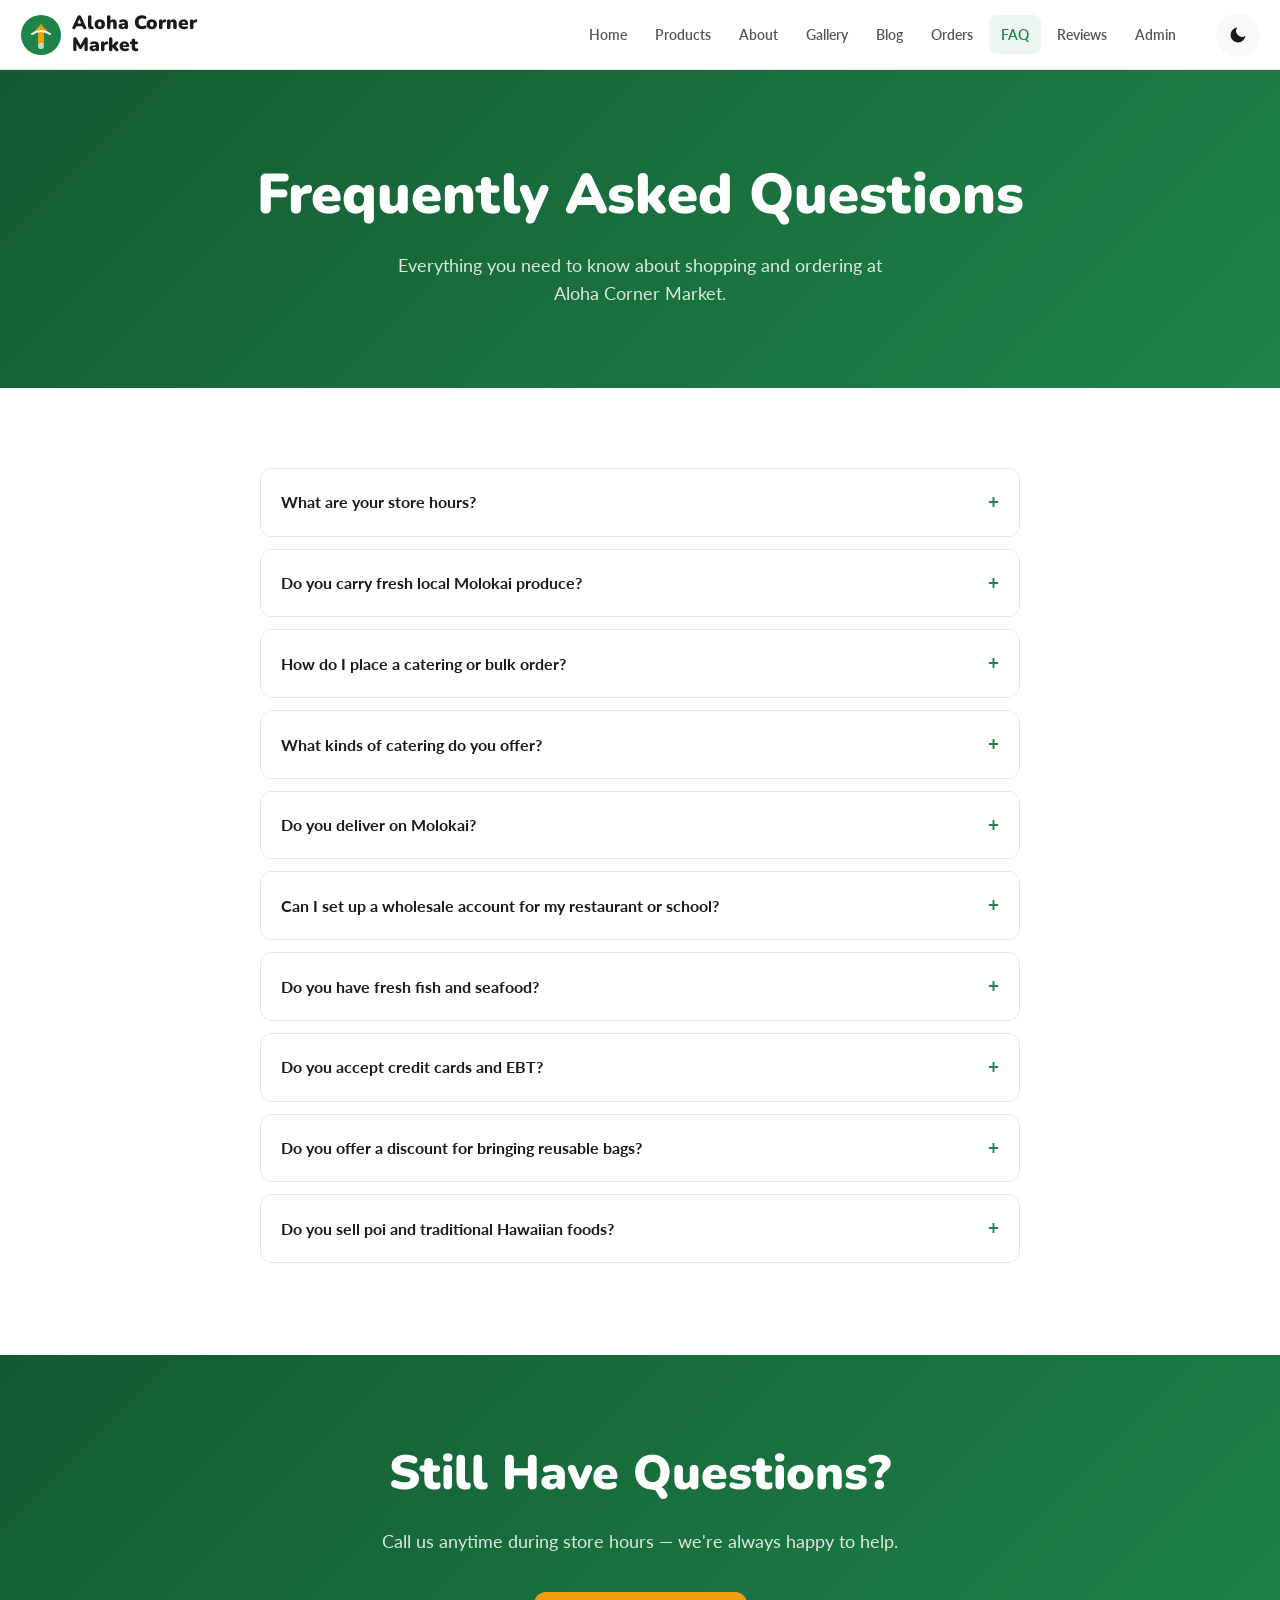
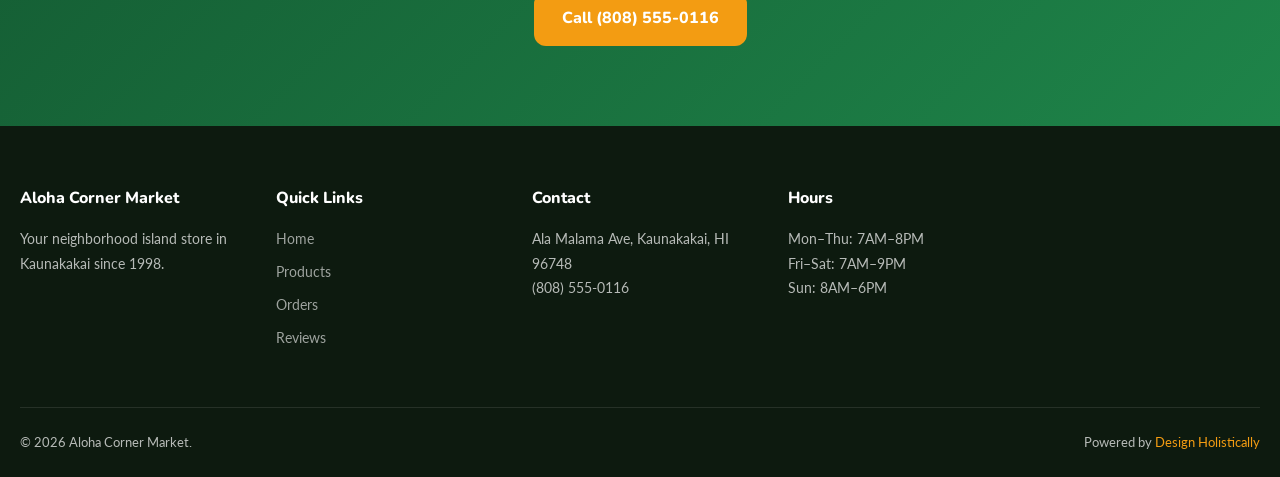
<file: faq.html>
<!DOCTYPE html>
<html lang="en" data-theme="light">
<head>
<meta charset="UTF-8"><meta name="viewport" content="width=device-width, initial-scale=1.0">
<title>FAQ — Aloha Corner Market | Kaunakakai, Molokai</title>
<meta name="description" content="Frequently asked questions about Aloha Corner Market — hours, catering, bulk orders, local products, and more.">
<link rel="stylesheet" href="css/style.css">
  <link rel="icon" type="image/x-icon" href="images/favicon.ico">
  <link rel="icon" type="image/png" sizes="32x32" href="images/favicon-32x32.png">
  <link rel="icon" type="image/png" sizes="16x16" href="images/favicon-16x16.png">
  <link rel="apple-touch-icon" sizes="180x180" href="images/apple-touch-icon.png">
</head>
<body>
<header class="site-header">
  <div class="header-inner">
    <a href="index.html" class="logo-wrap">
      <svg width="42" height="42" viewBox="0 0 42 42" fill="none"><circle cx="21" cy="21" r="20" fill="#1E8449"/><path d="M21 10 L28 18 L24 18 L24 30 L18 30 L18 18 L14 18 Z" fill="#F39C12"/><path d="M12 20 Q21 14 30 20" stroke="white" stroke-width="2" fill="none" stroke-linecap="round"/><circle cx="21" cy="32" r="3" fill="white" opacity="0.7"/></svg>
      <span>Aloha Corner<br>Market</span>
    </a>
    <nav class="nav-links">
      <a href="index.html">Home</a><a href="services.html">Products</a><a href="about.html">About</a><a href="gallery.html">Gallery</a><a href="blog.html">Blog</a><a href="booking.html">Orders</a><a href="faq.html" class="active">FAQ</a><a href="reviews.html">Reviews</a><a href="admin.html">Admin</a>
    </nav>
    <div class="header-actions">
      <button class="btn-dark-toggle" id="darkToggle" aria-label="Toggle dark mode"><svg viewBox="0 0 24 24"><path d="M21 12.79A9 9 0 1111.21 3 7 7 0 0021 12.79z"/></svg></button>
      <button class="hamburger" id="hamburger" aria-label="Open menu" aria-expanded="false"><span></span><span></span><span></span></button>
    </div>
  </div>
</header>
<nav class="mobile-nav" id="mobileNav">
  <a href="index.html">Home</a><a href="services.html">Products</a><a href="about.html">About</a><a href="gallery.html">Gallery</a><a href="blog.html">Blog</a><a href="booking.html">Orders</a><a href="faq.html">FAQ</a><a href="reviews.html">Reviews</a><a href="admin.html">Admin</a>
</nav>

<div class="page-hero">
  <h1>Frequently Asked Questions</h1>
  <p>Everything you need to know about shopping and ordering at Aloha Corner Market.</p>
</div>

<section class="section">
  <div class="container" style="max-width:760px">
    <div class="faq-item fade-up">
      <div class="faq-question">What are your store hours?<span class="faq-icon">+</span></div>
      <div class="faq-answer">We're open Monday through Thursday 7:00 AM to 8:00 PM, Friday and Saturday 7:00 AM to 9:00 PM, and Sunday 8:00 AM to 6:00 PM. We're open 365 days a year, including most holidays. Hours may vary on major holidays — call ahead if you're unsure.</div>
    </div>
    <div class="faq-item fade-up">
      <div class="faq-question">Do you carry fresh local Molokai produce?<span class="faq-icon">+</span></div>
      <div class="faq-answer">Yes! Local produce is the heart of what we do. We carry Molokai sweet potatoes year-round, and rotate seasonal fruits and vegetables including taro, breadfruit, mango, papaya, banana, avocado, and more. Our produce deliveries arrive Tuesday and Friday mornings for the freshest selection.</div>
    </div>
    <div class="faq-item fade-up">
      <div class="faq-question">How do I place a catering or bulk order?<span class="faq-icon">+</span></div>
      <div class="faq-answer">You can request an order through our online Order Request form on this website, or simply call us at (808) 555-0116. For catering orders, we recommend placing your request at least 48–72 hours in advance. For large events (over 100 guests), please give us at least a week's notice.</div>
    </div>
    <div class="faq-item fade-up">
      <div class="faq-question">What kinds of catering do you offer?<span class="faq-icon">+</span></div>
      <div class="faq-answer">We offer full catering packages for luaus, graduations, family reunions, birthday parties, corporate events, and community gatherings. Our packages include plate lunch setups, Hawaiian party trays, fresh fruit platters, poke, haupia, and more. Pricing starts at approximately $12 per person depending on selections.</div>
    </div>
    <div class="faq-item fade-up">
      <div class="faq-question">Do you deliver on Molokai?<span class="faq-icon">+</span></div>
      <div class="faq-answer">Yes, we offer delivery within Kaunakakai and surrounding areas for orders over a minimum amount. Delivery is available for catering orders and large bulk purchases. Delivery fees apply depending on distance. Call us at (808) 555-0116 to arrange.</div>
    </div>
    <div class="faq-item fade-up">
      <div class="faq-question">Can I set up a wholesale account for my restaurant or school?<span class="faq-icon">+</span></div>
      <div class="faq-answer">Absolutely. We offer wholesale pricing and account management for restaurants, cafes, schools, churches, and nonprofit organizations. Contact us to set up an account — we'll discuss your needs, set up a pricing structure, and arrange a regular delivery or pickup schedule that works for you.</div>
    </div>
    <div class="faq-item fade-up">
      <div class="faq-question">Do you have fresh fish and seafood?<span class="faq-icon">+</span></div>
      <div class="faq-answer">Yes! We source fresh fish daily from local Molokai fishermen when available. You can typically find ahi (yellowfin tuna), mahi-mahi, and other local catches depending on what's been brought in. Ask at the counter for today's fresh fish selection. It sells out fast, especially on weekends.</div>
    </div>
    <div class="faq-item fade-up">
      <div class="faq-question">Do you accept credit cards and EBT?<span class="faq-icon">+</span></div>
      <div class="faq-answer">Yes, we accept all major credit cards, debit cards, cash, and EBT (food stamps / SNAP benefits) for eligible grocery purchases. We want to make fresh, healthy food accessible to every Molokai family.</div>
    </div>
    <div class="faq-item fade-up">
      <div class="faq-question">Do you offer a discount for bringing reusable bags?<span class="faq-icon">+</span></div>
      <div class="faq-answer">Yes! We offer a small discount (typically $0.05 per bag) when you bring your own reusable shopping bags. It's a small gesture toward sustainability, and it adds up over time. We also sell our own branded Aloha Corner Market tote bags near the checkout.</div>
    </div>
    <div class="faq-item fade-up">
      <div class="faq-question">Do you sell poi and traditional Hawaiian foods?<span class="faq-icon">+</span></div>
      <div class="faq-answer">Yes! We carry fresh poi, kulolo (taro and coconut pudding), raw taro root, and other traditional Hawaiian foods. Poi is available in various sourness levels. We also stock other local staples like Hawaiian sea salt, limu (seaweed), and various local preserves and condiments.</div>
    </div>
  </div>
</section>

<section class="cta-section">
  <div class="container">
    <h2>Still Have Questions?</h2>
    <p>Call us anytime during store hours — we're always happy to help.</p>
    <a href="tel:8085550116" class="btn btn-accent">Call (808) 555-0116</a>
  </div>
</section>

<footer class="site-footer">
  <div class="footer-grid">
    <div class="footer-col"><h4>Aloha Corner Market</h4><p>Your neighborhood island store in Kaunakakai since 1998.</p></div>
    <div class="footer-col"><h4>Quick Links</h4><a href="index.html">Home</a><a href="services.html">Products</a><a href="booking.html">Orders</a><a href="reviews.html">Reviews</a></div>
    <div class="footer-col"><h4>Contact</h4><p>Ala Malama Ave, Kaunakakai, HI 96748<br>(808) 555-0116</p></div>
    <div class="footer-col"><h4>Hours</h4><p>Mon–Thu: 7AM–8PM<br>Fri–Sat: 7AM–9PM<br>Sun: 8AM–6PM</p></div>
  </div>
  <div class="footer-bottom"><span>© 2026 Aloha Corner Market.</span><span>Powered by <a href="https://designholistically.com" target="_blank">Design Holistically</a></span></div>
</footer>
<button class="back-to-top" id="backToTop" aria-label="Back to top">↑</button>
<script src="js/main.js"></script>
</body>
</html>
</file>
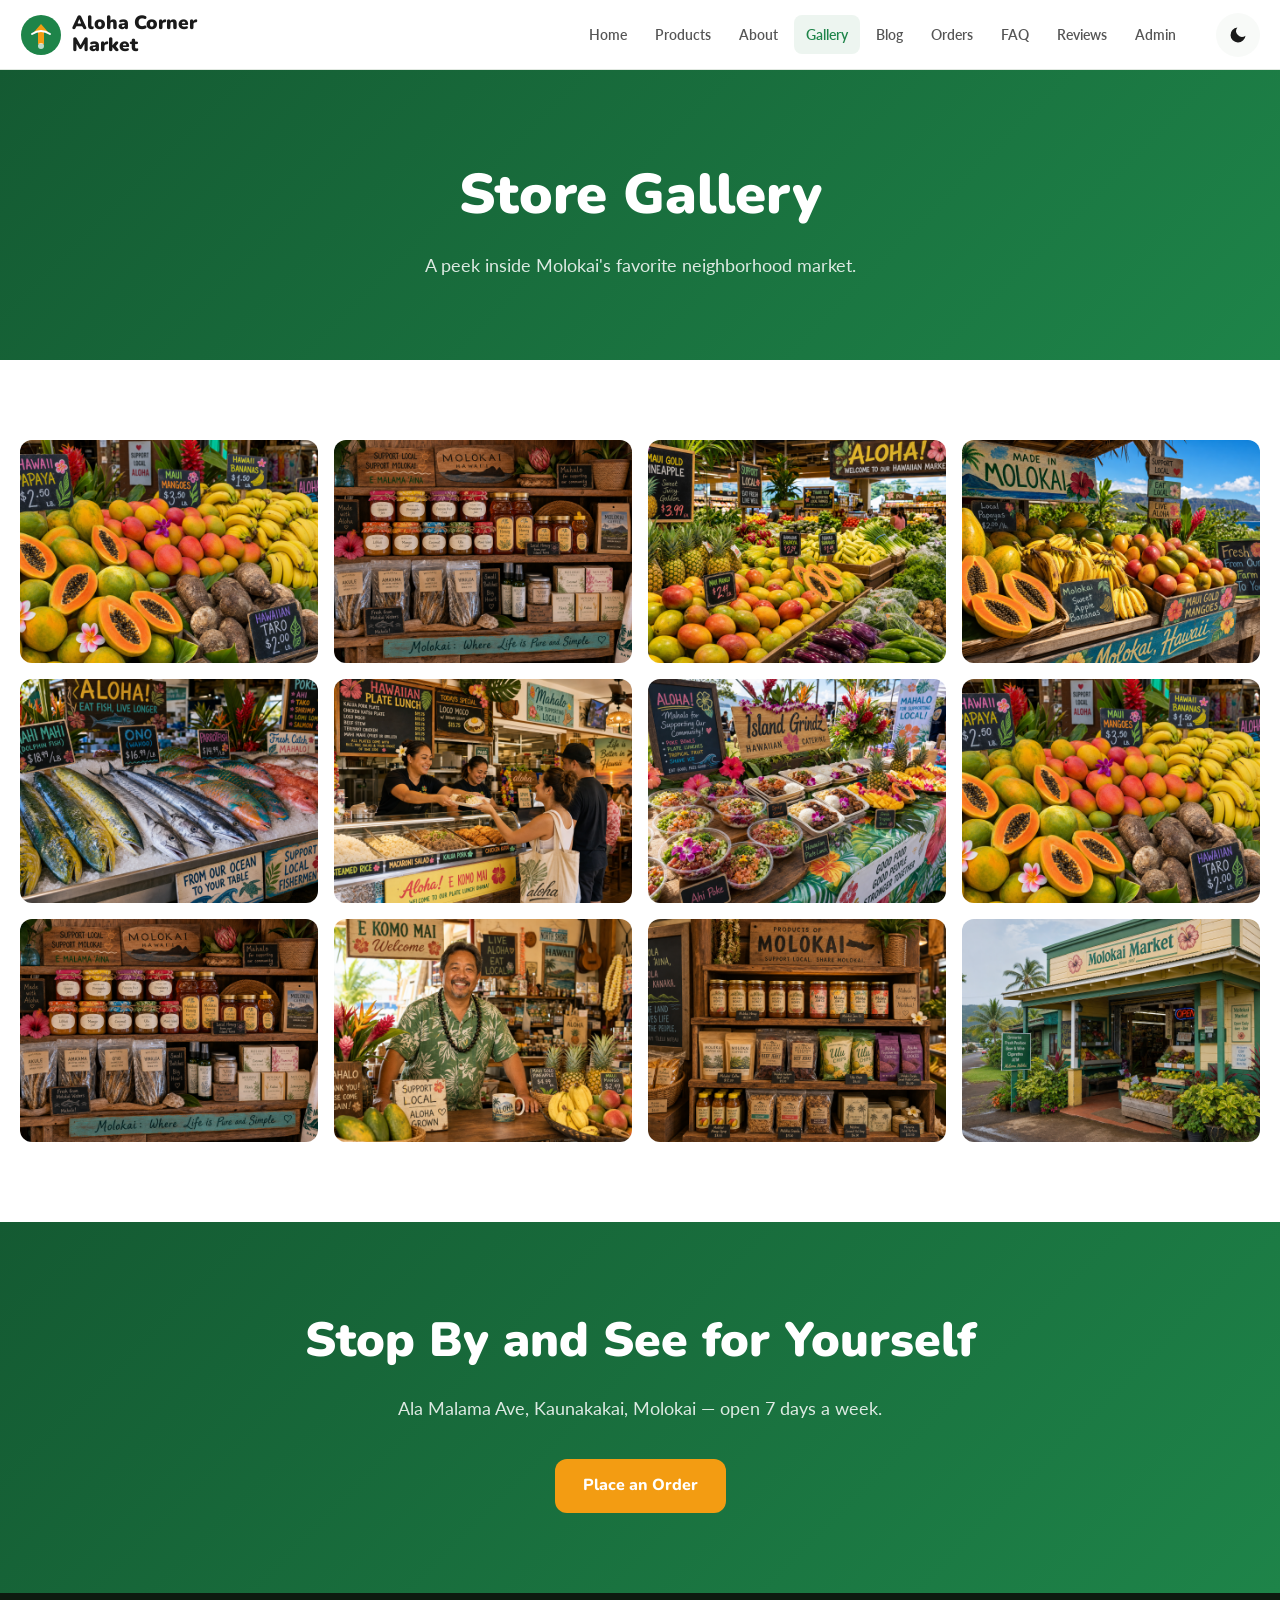
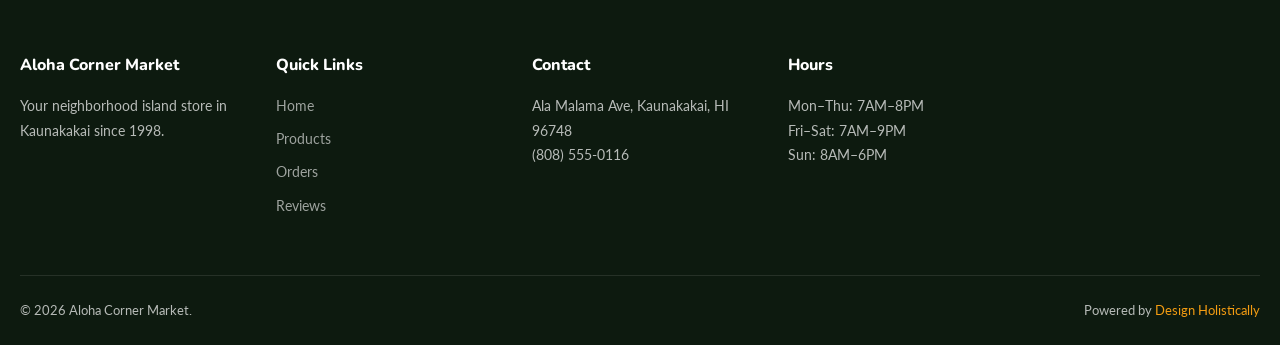
<file: gallery.html>
<!DOCTYPE html>
<html lang="en" data-theme="light">
<head>
<meta charset="UTF-8"><meta name="viewport" content="width=device-width, initial-scale=1.0">
<title>Gallery — Aloha Corner Market | Kaunakakai, Molokai</title>
<meta name="description" content="Photos of Aloha Corner Market's fresh produce, island products, store interior, and community events in Kaunakakai, Molokai.">
<link rel="stylesheet" href="css/style.css">
  <link rel="icon" type="image/x-icon" href="images/favicon.ico">
  <link rel="icon" type="image/png" sizes="32x32" href="images/favicon-32x32.png">
  <link rel="icon" type="image/png" sizes="16x16" href="images/favicon-16x16.png">
  <link rel="apple-touch-icon" sizes="180x180" href="images/apple-touch-icon.png">
</head>
<body>
<header class="site-header">
  <div class="header-inner">
    <a href="index.html" class="logo-wrap">
      <svg width="42" height="42" viewBox="0 0 42 42" fill="none"><circle cx="21" cy="21" r="20" fill="#1E8449"/><path d="M21 10 L28 18 L24 18 L24 30 L18 30 L18 18 L14 18 Z" fill="#F39C12"/><path d="M12 20 Q21 14 30 20" stroke="white" stroke-width="2" fill="none" stroke-linecap="round"/><circle cx="21" cy="32" r="3" fill="white" opacity="0.7"/></svg>
      <span>Aloha Corner<br>Market</span>
    </a>
    <nav class="nav-links">
      <a href="index.html">Home</a><a href="services.html">Products</a><a href="about.html">About</a><a href="gallery.html" class="active">Gallery</a><a href="blog.html">Blog</a><a href="booking.html">Orders</a><a href="faq.html">FAQ</a><a href="reviews.html">Reviews</a><a href="admin.html">Admin</a>
    </nav>
    <div class="header-actions">
      <button class="btn-dark-toggle" id="darkToggle" aria-label="Toggle dark mode"><svg viewBox="0 0 24 24"><path d="M21 12.79A9 9 0 1111.21 3 7 7 0 0021 12.79z"/></svg></button>
      <button class="hamburger" id="hamburger" aria-label="Open menu" aria-expanded="false"><span></span><span></span><span></span></button>
    </div>
  </div>
</header>
<nav class="mobile-nav" id="mobileNav">
  <a href="index.html">Home</a><a href="services.html">Products</a><a href="about.html">About</a><a href="gallery.html">Gallery</a><a href="blog.html">Blog</a><a href="booking.html">Orders</a><a href="faq.html">FAQ</a><a href="reviews.html">Reviews</a><a href="admin.html">Admin</a>
</nav>

<div class="page-hero">
  <h1>Store Gallery</h1>
  <p>A peek inside Molokai's favorite neighborhood market.</p>
</div>

<section class="section">
  <div class="container">
    <div class="gallery-grid">
      <div class="gallery-item fade-up"><img src="images/service-produce.png" alt="Fresh produce display"><div class="gallery-overlay">Fresh Produce</div></div>
      <div class="gallery-item fade-up"><img src="images/service-local-goods.png" alt="Local honey selection"><div class="gallery-overlay">Local Honey</div></div>
      <div class="gallery-item fade-up"><img src="images/gallery-1.png" alt="Store interior"><div class="gallery-overlay">Store Interior</div></div>
      <div class="gallery-item fade-up"><img src="images/gallery-4.png" alt="Tropical fruits"><div class="gallery-overlay">Tropical Fruits</div></div>
      <div class="gallery-item fade-up"><img src="images/gallery-6.png" alt="Fresh seafood counter"><div class="gallery-overlay">Seafood Counter</div></div>
      <div class="gallery-item fade-up"><img src="images/service-deli.png" alt="Bakery section"><div class="gallery-overlay">Fresh Bakery</div></div>
      <div class="gallery-item fade-up"><img src="images/service-catering.png" alt="Community event catering"><div class="gallery-overlay">Community Catering</div></div>
      <div class="gallery-item fade-up"><img src="images/service-produce.png" alt="Taro root display"><div class="gallery-overlay">Molokai Taro</div></div>
      <div class="gallery-item fade-up"><img src="images/service-local-goods.png" alt="Island snacks aisle"><div class="gallery-overlay">Island Snacks</div></div>
      <div class="gallery-item fade-up"><img src="images/gallery-3.png" alt="Staff serving customers"><div class="gallery-overlay">Ohana Service</div></div>
      <div class="gallery-item fade-up"><img src="images/gallery-2.png" alt="Bulk goods section"><div class="gallery-overlay">Bulk Goods</div></div>
      <div class="gallery-item fade-up"><img src="images/hero.png" alt="Store exterior sign"><div class="gallery-overlay">Our Store</div></div>
    </div>
  </div>
</section>

<section class="cta-section">
  <div class="container">
    <h2>Stop By and See for Yourself</h2>
    <p>Ala Malama Ave, Kaunakakai, Molokai — open 7 days a week.</p>
    <a href="booking.html" class="btn btn-accent">Place an Order</a>
  </div>
</section>

<footer class="site-footer">
  <div class="footer-grid">
    <div class="footer-col"><h4>Aloha Corner Market</h4><p>Your neighborhood island store in Kaunakakai since 1998.</p></div>
    <div class="footer-col"><h4>Quick Links</h4><a href="index.html">Home</a><a href="services.html">Products</a><a href="booking.html">Orders</a><a href="reviews.html">Reviews</a></div>
    <div class="footer-col"><h4>Contact</h4><p>Ala Malama Ave, Kaunakakai, HI 96748<br>(808) 555-0116</p></div>
    <div class="footer-col"><h4>Hours</h4><p>Mon–Thu: 7AM–8PM<br>Fri–Sat: 7AM–9PM<br>Sun: 8AM–6PM</p></div>
  </div>
  <div class="footer-bottom"><span>© 2026 Aloha Corner Market.</span><span>Powered by <a href="https://designholistically.com" target="_blank">Design Holistically</a></span></div>
</footer>
<button class="back-to-top" id="backToTop" aria-label="Back to top">↑</button>
<script src="js/main.js"></script>
</body>
</html>
</file>
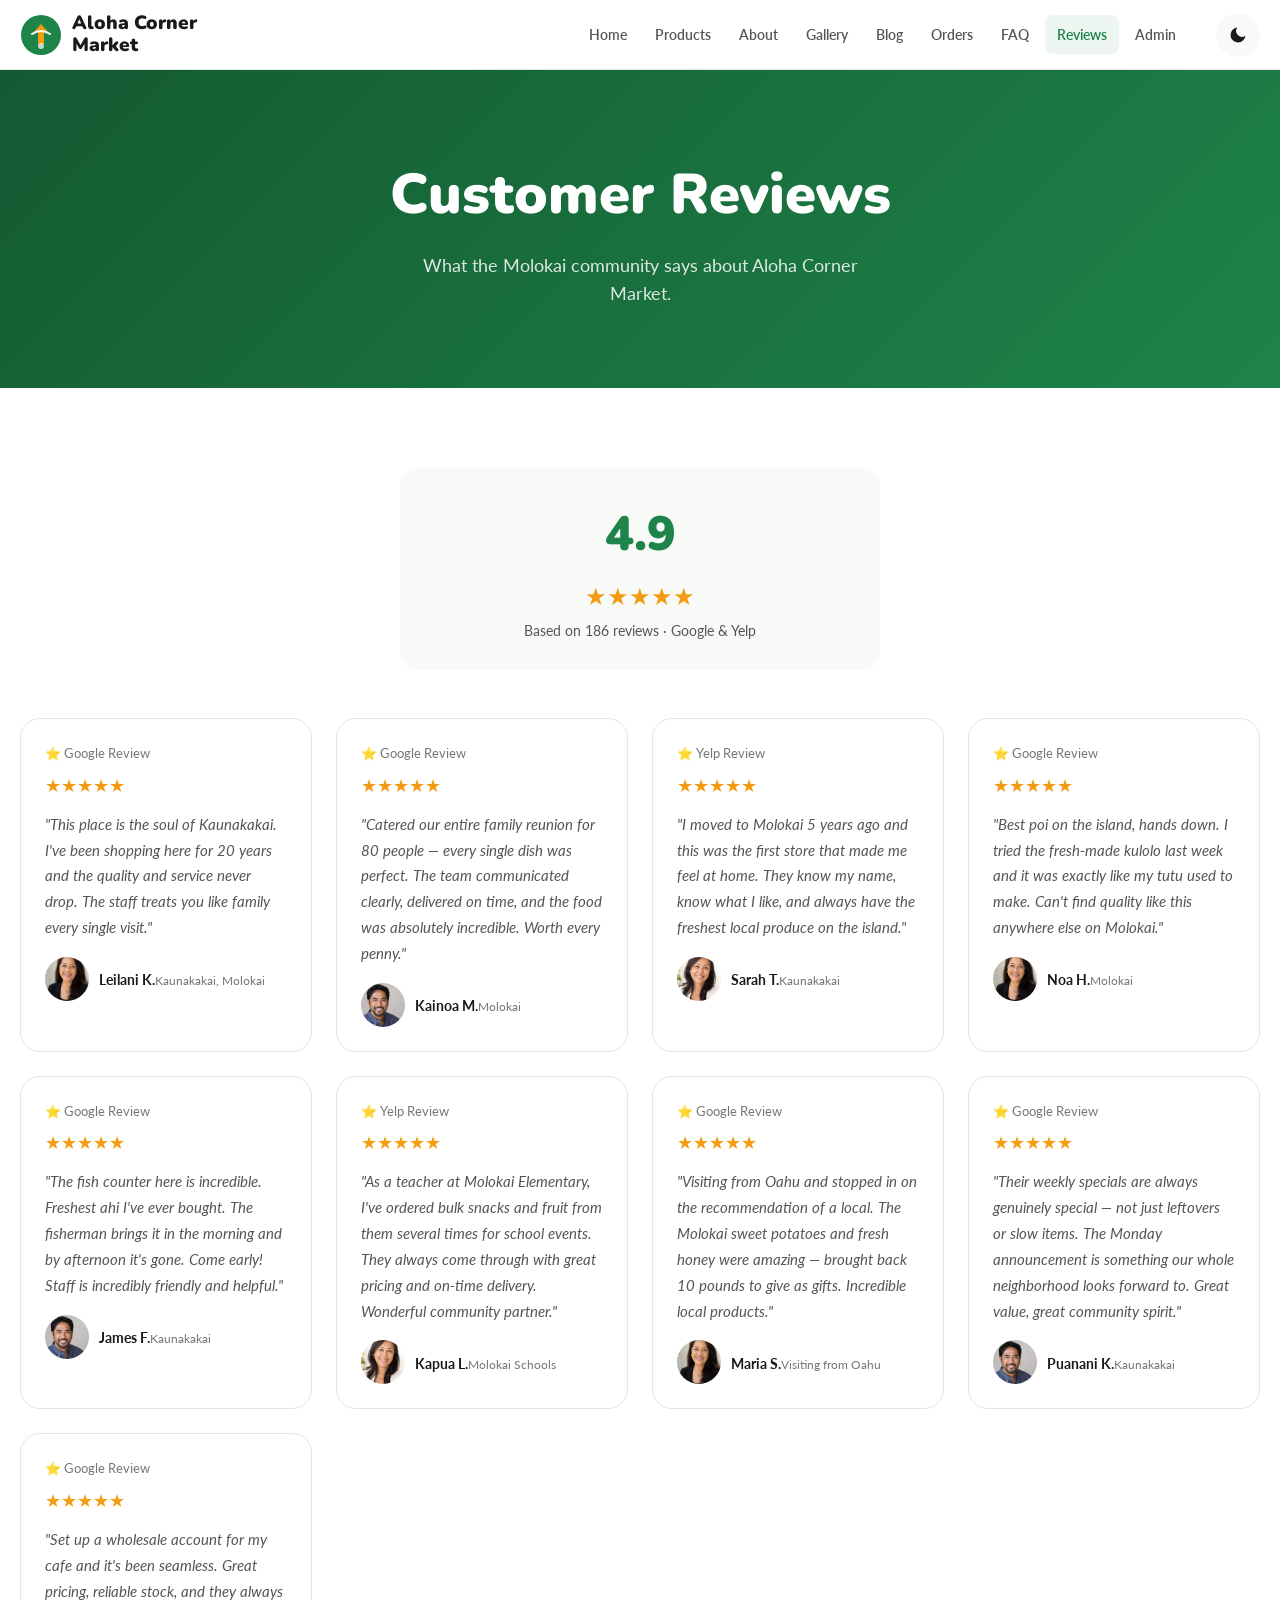
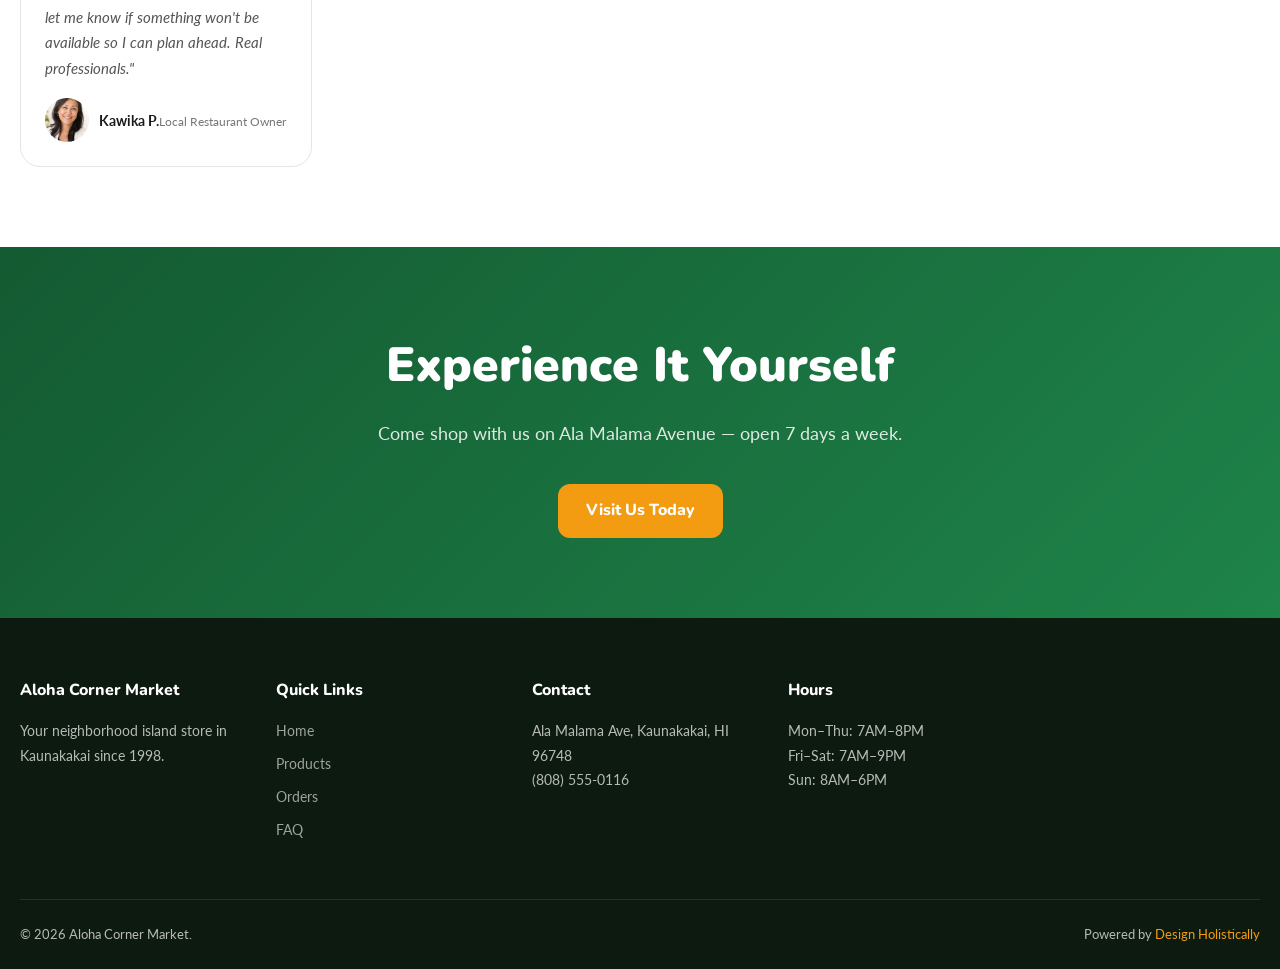
<file: reviews.html>
<!DOCTYPE html>
<html lang="en" data-theme="light">
<head>
<meta charset="UTF-8"><meta name="viewport" content="width=device-width, initial-scale=1.0">
<title>Customer Reviews — Aloha Corner Market | Kaunakakai, Molokai</title>
<meta name="description" content="Read what Molokai residents and visitors say about Aloha Corner Market — the neighborhood island store in Kaunakakai.">
<link rel="stylesheet" href="css/style.css">
  <link rel="icon" type="image/x-icon" href="images/favicon.ico">
  <link rel="icon" type="image/png" sizes="32x32" href="images/favicon-32x32.png">
  <link rel="icon" type="image/png" sizes="16x16" href="images/favicon-16x16.png">
  <link rel="apple-touch-icon" sizes="180x180" href="images/apple-touch-icon.png">
</head>
<body>
<header class="site-header">
  <div class="header-inner">
    <a href="index.html" class="logo-wrap">
      <svg width="42" height="42" viewBox="0 0 42 42" fill="none"><circle cx="21" cy="21" r="20" fill="#1E8449"/><path d="M21 10 L28 18 L24 18 L24 30 L18 30 L18 18 L14 18 Z" fill="#F39C12"/><path d="M12 20 Q21 14 30 20" stroke="white" stroke-width="2" fill="none" stroke-linecap="round"/><circle cx="21" cy="32" r="3" fill="white" opacity="0.7"/></svg>
      <span>Aloha Corner<br>Market</span>
    </a>
    <nav class="nav-links">
      <a href="index.html">Home</a><a href="services.html">Products</a><a href="about.html">About</a><a href="gallery.html">Gallery</a><a href="blog.html">Blog</a><a href="booking.html">Orders</a><a href="faq.html">FAQ</a><a href="reviews.html" class="active">Reviews</a><a href="admin.html">Admin</a>
    </nav>
    <div class="header-actions">
      <button class="btn-dark-toggle" id="darkToggle" aria-label="Toggle dark mode"><svg viewBox="0 0 24 24"><path d="M21 12.79A9 9 0 1111.21 3 7 7 0 0021 12.79z"/></svg></button>
      <button class="hamburger" id="hamburger" aria-label="Open menu" aria-expanded="false"><span></span><span></span><span></span></button>
    </div>
  </div>
</header>
<nav class="mobile-nav" id="mobileNav">
  <a href="index.html">Home</a><a href="services.html">Products</a><a href="about.html">About</a><a href="gallery.html">Gallery</a><a href="blog.html">Blog</a><a href="booking.html">Orders</a><a href="faq.html">FAQ</a><a href="reviews.html">Reviews</a><a href="admin.html">Admin</a>
</nav>

<div class="page-hero">
  <h1>Customer Reviews</h1>
  <p>What the Molokai community says about Aloha Corner Market.</p>
</div>

<section class="section">
  <div class="container">
    <div style="text-align:center;margin-bottom:48px;padding:28px;background:var(--bg-alt);border-radius:var(--radius-lg);max-width:480px;margin-left:auto;margin-right:auto;" class="fade-up">
      <div style="font-size:3rem;font-weight:900;font-family:'Nunito',sans-serif;color:var(--primary)">4.9</div>
      <div style="color:var(--accent);font-size:1.5rem;margin:4px 0">★★★★★</div>
      <div style="color:var(--text-muted);font-size:0.9rem">Based on 186 reviews · Google & Yelp</div>
    </div>
    <div class="grid-3">
      <div class="review-card fade-up">
        <div class="review-platform">⭐ Google Review</div>
        <div class="stars">★★★★★</div>
        <div class="review-text">"This place is the soul of Kaunakakai. I've been shopping here for 20 years and the quality and service never drop. The staff treats you like family every single visit."</div>
        <div class="reviewer"><img src="images/avatar-1.png" alt="Leilani K"><div><strong>Leilani K.</strong><span>Kaunakakai, Molokai</span></div></div>
      </div>
      <div class="review-card fade-up">
        <div class="review-platform">⭐ Google Review</div>
        <div class="stars">★★★★★</div>
        <div class="review-text">"Catered our entire family reunion for 80 people — every single dish was perfect. The team communicated clearly, delivered on time, and the food was absolutely incredible. Worth every penny."</div>
        <div class="reviewer"><img src="images/avatar-2.png" alt="Kainoa M"><div><strong>Kainoa M.</strong><span>Molokai</span></div></div>
      </div>
      <div class="review-card fade-up">
        <div class="review-platform">⭐ Yelp Review</div>
        <div class="stars">★★★★★</div>
        <div class="review-text">"I moved to Molokai 5 years ago and this was the first store that made me feel at home. They know my name, know what I like, and always have the freshest local produce on the island."</div>
        <div class="reviewer"><img src="images/avatar-3.png" alt="Sarah T"><div><strong>Sarah T.</strong><span>Kaunakakai</span></div></div>
      </div>
      <div class="review-card fade-up">
        <div class="review-platform">⭐ Google Review</div>
        <div class="stars">★★★★★</div>
        <div class="review-text">"Best poi on the island, hands down. I tried the fresh-made kulolo last week and it was exactly like my tutu used to make. Can't find quality like this anywhere else on Molokai."</div>
        <div class="reviewer"><img src="images/avatar-1.png" alt="Noa H"><div><strong>Noa H.</strong><span>Molokai</span></div></div>
      </div>
      <div class="review-card fade-up">
        <div class="review-platform">⭐ Google Review</div>
        <div class="stars">★★★★★</div>
        <div class="review-text">"The fish counter here is incredible. Freshest ahi I've ever bought. The fisherman brings it in the morning and by afternoon it's gone. Come early! Staff is incredibly friendly and helpful."</div>
        <div class="reviewer"><img src="images/avatar-2.png" alt="James F"><div><strong>James F.</strong><span>Kaunakakai</span></div></div>
      </div>
      <div class="review-card fade-up">
        <div class="review-platform">⭐ Yelp Review</div>
        <div class="stars">★★★★★</div>
        <div class="review-text">"As a teacher at Molokai Elementary, I've ordered bulk snacks and fruit from them several times for school events. They always come through with great pricing and on-time delivery. Wonderful community partner."</div>
        <div class="reviewer"><img src="images/avatar-3.png" alt="Kapua L"><div><strong>Kapua L.</strong><span>Molokai Schools</span></div></div>
      </div>
      <div class="review-card fade-up">
        <div class="review-platform">⭐ Google Review</div>
        <div class="stars">★★★★★</div>
        <div class="review-text">"Visiting from Oahu and stopped in on the recommendation of a local. The Molokai sweet potatoes and fresh honey were amazing — brought back 10 pounds to give as gifts. Incredible local products."</div>
        <div class="reviewer"><img src="images/avatar-1.png" alt="Maria S"><div><strong>Maria S.</strong><span>Visiting from Oahu</span></div></div>
      </div>
      <div class="review-card fade-up">
        <div class="review-platform">⭐ Google Review</div>
        <div class="stars">★★★★★</div>
        <div class="review-text">"Their weekly specials are always genuinely special — not just leftovers or slow items. The Monday announcement is something our whole neighborhood looks forward to. Great value, great community spirit."</div>
        <div class="reviewer"><img src="images/avatar-2.png" alt="Puanani K"><div><strong>Puanani K.</strong><span>Kaunakakai</span></div></div>
      </div>
      <div class="review-card fade-up">
        <div class="review-platform">⭐ Google Review</div>
        <div class="stars">★★★★★</div>
        <div class="review-text">"Set up a wholesale account for my cafe and it's been seamless. Great pricing, reliable stock, and they always let me know if something won't be available so I can plan ahead. Real professionals."</div>
        <div class="reviewer"><img src="images/avatar-3.png" alt="Kawika P"><div><strong>Kawika P.</strong><span>Local Restaurant Owner</span></div></div>
      </div>
    </div>
  </div>
</section>

<section class="cta-section">
  <div class="container">
    <h2>Experience It Yourself</h2>
    <p>Come shop with us on Ala Malama Avenue — open 7 days a week.</p>
    <a href="index.html" class="btn btn-accent">Visit Us Today</a>
  </div>
</section>

<footer class="site-footer">
  <div class="footer-grid">
    <div class="footer-col"><h4>Aloha Corner Market</h4><p>Your neighborhood island store in Kaunakakai since 1998.</p></div>
    <div class="footer-col"><h4>Quick Links</h4><a href="index.html">Home</a><a href="services.html">Products</a><a href="booking.html">Orders</a><a href="faq.html">FAQ</a></div>
    <div class="footer-col"><h4>Contact</h4><p>Ala Malama Ave, Kaunakakai, HI 96748<br>(808) 555-0116</p></div>
    <div class="footer-col"><h4>Hours</h4><p>Mon–Thu: 7AM–8PM<br>Fri–Sat: 7AM–9PM<br>Sun: 8AM–6PM</p></div>
  </div>
  <div class="footer-bottom"><span>© 2026 Aloha Corner Market.</span><span>Powered by <a href="https://designholistically.com" target="_blank">Design Holistically</a></span></div>
</footer>
<button class="back-to-top" id="backToTop" aria-label="Back to top">↑</button>
<script src="js/main.js"></script>
</body>
</html>
</file>
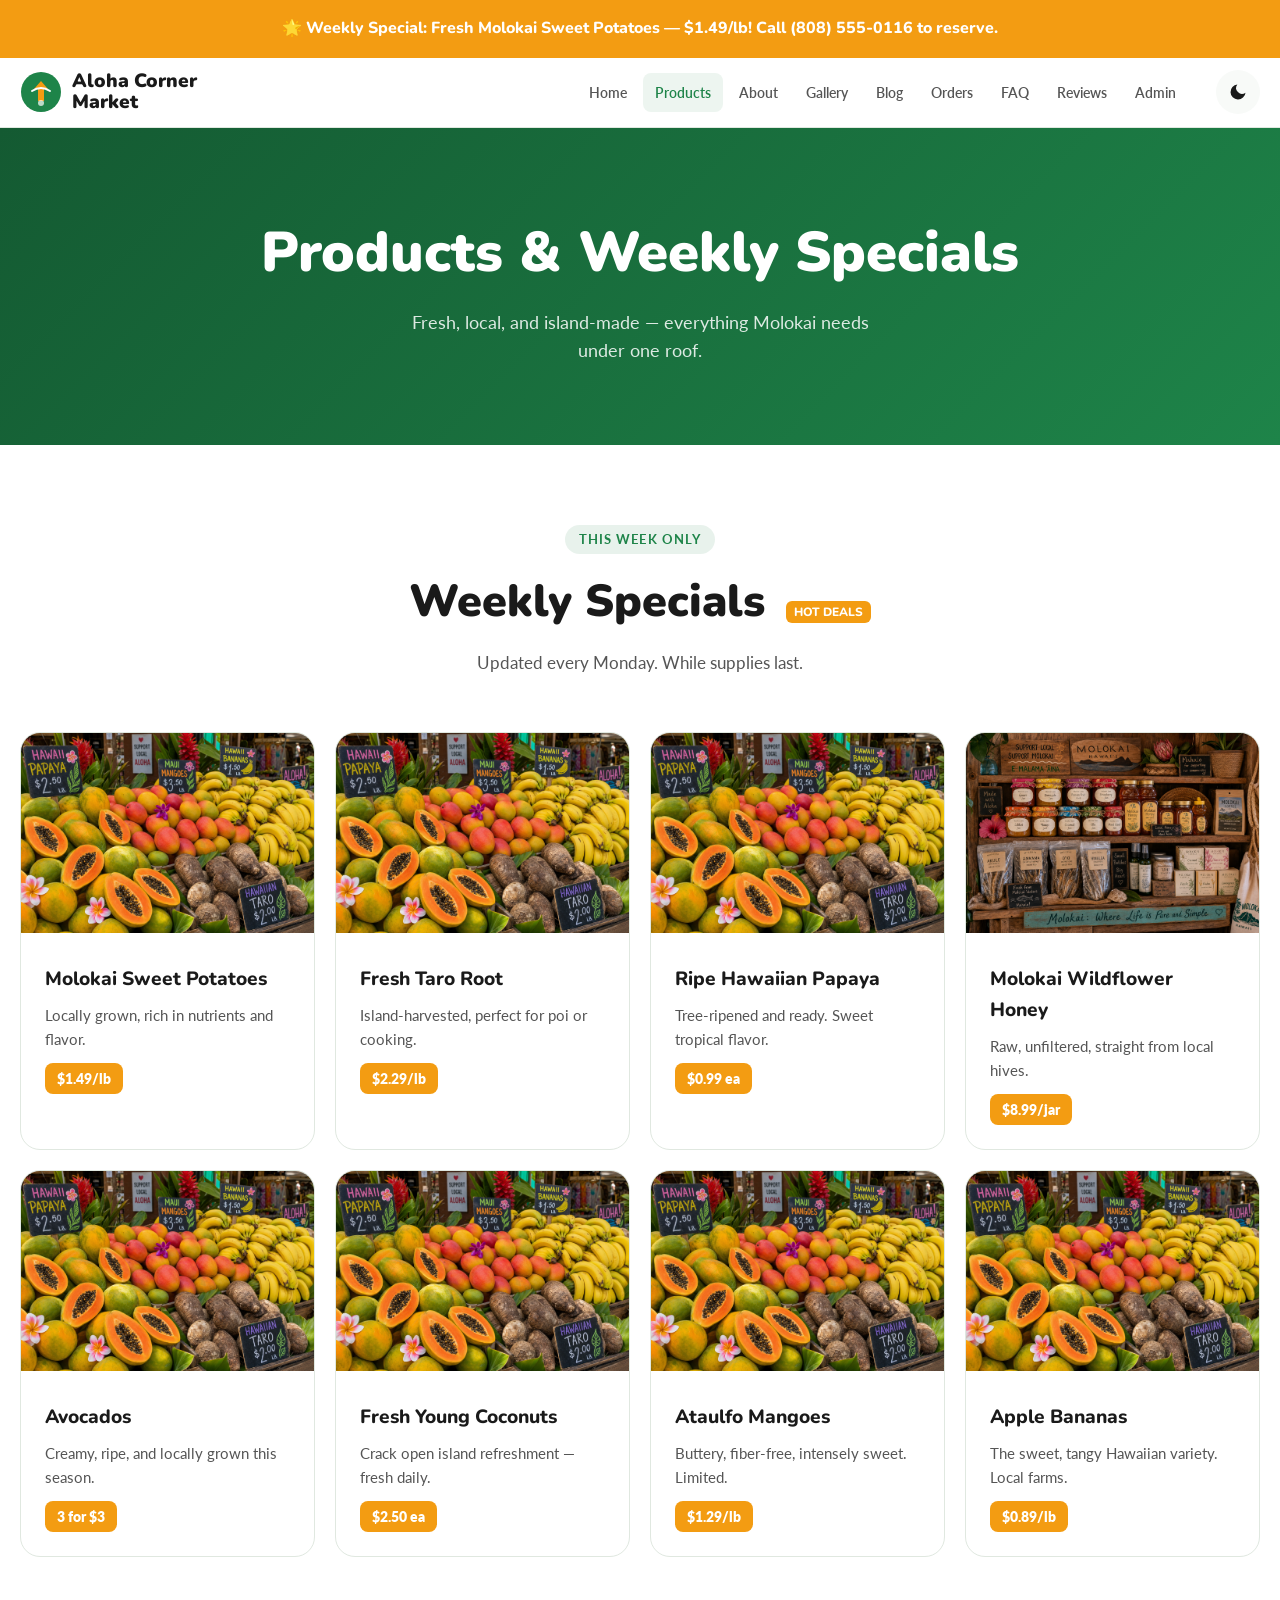
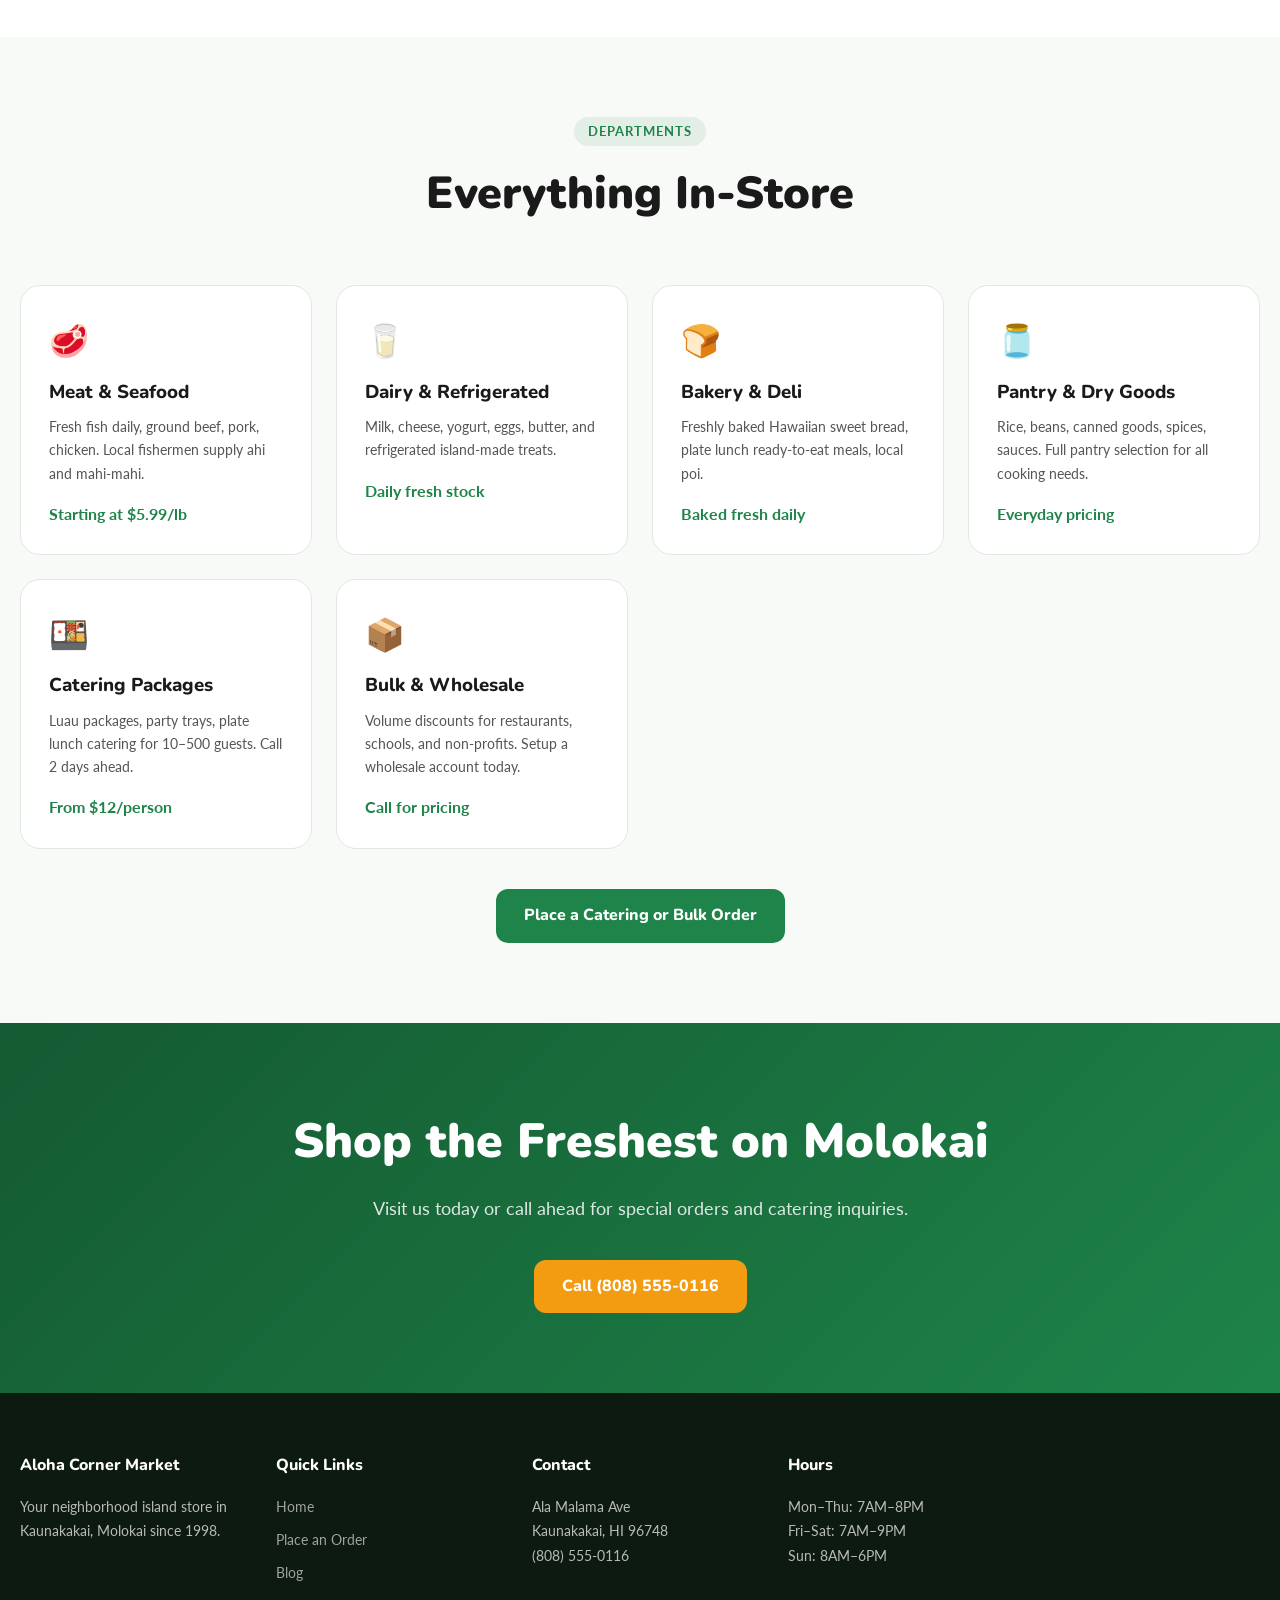
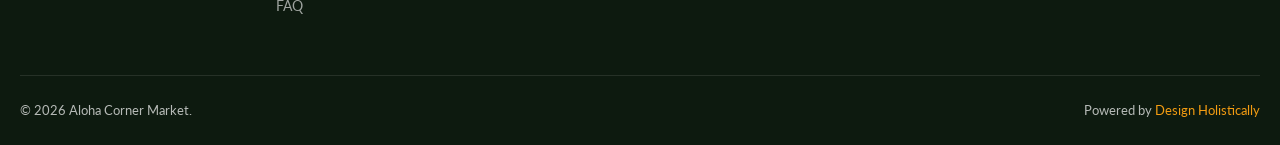
<file: services.html>
<!DOCTYPE html>
<html lang="en" data-theme="light">
<head>
<meta charset="UTF-8"><meta name="viewport" content="width=device-width, initial-scale=1.0">
<title>Products & Specials — Aloha Corner Market | Kaunakakai, Molokai</title>
<meta name="description" content="Browse weekly specials, local produce, meats, dairy, catering packages, and bulk order pricing at Aloha Corner Market in Kaunakakai, Molokai.">
<link rel="stylesheet" href="css/style.css">
  <link rel="icon" type="image/x-icon" href="images/favicon.ico">
  <link rel="icon" type="image/png" sizes="32x32" href="images/favicon-32x32.png">
  <link rel="icon" type="image/png" sizes="16x16" href="images/favicon-16x16.png">
  <link rel="apple-touch-icon" sizes="180x180" href="images/apple-touch-icon.png">
</head>
<body>
<div class="specials-banner">🌟 Weekly Special: Fresh Molokai Sweet Potatoes — $1.49/lb! Call (808) 555-0116 to reserve.</div>
<header class="site-header">
  <div class="header-inner">
    <a href="index.html" class="logo-wrap">
      <svg width="42" height="42" viewBox="0 0 42 42" fill="none"><circle cx="21" cy="21" r="20" fill="#1E8449"/><path d="M21 10 L28 18 L24 18 L24 30 L18 30 L18 18 L14 18 Z" fill="#F39C12"/><path d="M12 20 Q21 14 30 20" stroke="white" stroke-width="2" fill="none" stroke-linecap="round"/><circle cx="21" cy="32" r="3" fill="white" opacity="0.7"/></svg>
      <span>Aloha Corner<br>Market</span>
    </a>
    <nav class="nav-links">
      <a href="index.html">Home</a><a href="services.html" class="active">Products</a><a href="about.html">About</a><a href="gallery.html">Gallery</a><a href="blog.html">Blog</a><a href="booking.html">Orders</a><a href="faq.html">FAQ</a><a href="reviews.html">Reviews</a><a href="admin.html">Admin</a>
    </nav>
    <div class="header-actions">
      <button class="btn-dark-toggle" id="darkToggle" aria-label="Toggle dark mode"><svg viewBox="0 0 24 24"><path d="M21 12.79A9 9 0 1111.21 3 7 7 0 0021 12.79z"/></svg></button>
      <button class="hamburger" id="hamburger" aria-label="Open menu" aria-expanded="false"><span></span><span></span><span></span></button>
    </div>
  </div>
</header>
<nav class="mobile-nav" id="mobileNav">
  <a href="index.html">Home</a><a href="services.html">Products</a><a href="about.html">About</a><a href="gallery.html">Gallery</a><a href="blog.html">Blog</a><a href="booking.html">Orders</a><a href="faq.html">FAQ</a><a href="reviews.html">Reviews</a><a href="admin.html">Admin</a>
</nav>

<div class="page-hero">
  <h1>Products & Weekly Specials</h1>
  <p>Fresh, local, and island-made — everything Molokai needs under one roof.</p>
</div>

<section class="section">
  <div class="container">
    <div class="section-header fade-up">
      <div class="section-tag">This Week Only</div>
      <h2>Weekly Specials <span class="special-badge">HOT DEALS</span></h2>
      <p>Updated every Monday. While supplies last.</p>
    </div>
    <div class="grid-4">
      <div class="card fade-up"><img src="images/service-produce.png" alt="Sweet Potatoes" class="card-img"><div class="card-body"><h3>Molokai Sweet Potatoes</h3><p>Locally grown, rich in nutrients and flavor.</p><span class="price-tag">$1.49/lb</span></div></div>
      <div class="card fade-up"><img src="images/service-produce.png" alt="Taro" class="card-img"><div class="card-body"><h3>Fresh Taro Root</h3><p>Island-harvested, perfect for poi or cooking.</p><span class="price-tag">$2.29/lb</span></div></div>
      <div class="card fade-up"><img src="images/service-produce.png" alt="Papaya" class="card-img"><div class="card-body"><h3>Ripe Hawaiian Papaya</h3><p>Tree-ripened and ready. Sweet tropical flavor.</p><span class="price-tag">$0.99 ea</span></div></div>
      <div class="card fade-up"><img src="images/service-local-goods.png" alt="Honey" class="card-img"><div class="card-body"><h3>Molokai Wildflower Honey</h3><p>Raw, unfiltered, straight from local hives.</p><span class="price-tag">$8.99/jar</span></div></div>
      <div class="card fade-up"><img src="images/service-produce.png" alt="Avocado" class="card-img"><div class="card-body"><h3>Avocados</h3><p>Creamy, ripe, and locally grown this season.</p><span class="price-tag">3 for $3</span></div></div>
      <div class="card fade-up"><img src="images/service-produce.png" alt="Coconut Water" class="card-img"><div class="card-body"><h3>Fresh Young Coconuts</h3><p>Crack open island refreshment — fresh daily.</p><span class="price-tag">$2.50 ea</span></div></div>
      <div class="card fade-up"><img src="images/service-produce.png" alt="Mango" class="card-img"><div class="card-body"><h3>Ataulfo Mangoes</h3><p>Buttery, fiber-free, intensely sweet. Limited.</p><span class="price-tag">$1.29/lb</span></div></div>
      <div class="card fade-up"><img src="images/service-produce.png" alt="Banana" class="card-img"><div class="card-body"><h3>Apple Bananas</h3><p>The sweet, tangy Hawaiian variety. Local farms.</p><span class="price-tag">$0.89/lb</span></div></div>
    </div>
  </div>
</section>

<section class="section section-alt">
  <div class="container">
    <div class="section-header fade-up">
      <div class="section-tag">Departments</div>
      <h2>Everything In-Store</h2>
    </div>
    <div class="grid-3">
      <div class="card fade-up" style="padding:28px">
        <div style="font-size:2rem;margin-bottom:12px">🥩</div>
        <h3 style="font-family:'Nunito',sans-serif;font-weight:800;margin-bottom:8px">Meat & Seafood</h3>
        <p style="color:var(--text-muted);font-size:0.9rem;margin-bottom:16px">Fresh fish daily, ground beef, pork, chicken. Local fishermen supply ahi and mahi-mahi.</p>
        <div><strong style="color:var(--primary)">Starting at $5.99/lb</strong></div>
      </div>
      <div class="card fade-up" style="padding:28px">
        <div style="font-size:2rem;margin-bottom:12px">🥛</div>
        <h3 style="font-family:'Nunito',sans-serif;font-weight:800;margin-bottom:8px">Dairy & Refrigerated</h3>
        <p style="color:var(--text-muted);font-size:0.9rem;margin-bottom:16px">Milk, cheese, yogurt, eggs, butter, and refrigerated island-made treats.</p>
        <div><strong style="color:var(--primary)">Daily fresh stock</strong></div>
      </div>
      <div class="card fade-up" style="padding:28px">
        <div style="font-size:2rem;margin-bottom:12px">🍞</div>
        <h3 style="font-family:'Nunito',sans-serif;font-weight:800;margin-bottom:8px">Bakery & Deli</h3>
        <p style="color:var(--text-muted);font-size:0.9rem;margin-bottom:16px">Freshly baked Hawaiian sweet bread, plate lunch ready-to-eat meals, local poi.</p>
        <div><strong style="color:var(--primary)">Baked fresh daily</strong></div>
      </div>
      <div class="card fade-up" style="padding:28px">
        <div style="font-size:2rem;margin-bottom:12px">🫙</div>
        <h3 style="font-family:'Nunito',sans-serif;font-weight:800;margin-bottom:8px">Pantry & Dry Goods</h3>
        <p style="color:var(--text-muted);font-size:0.9rem;margin-bottom:16px">Rice, beans, canned goods, spices, sauces. Full pantry selection for all cooking needs.</p>
        <div><strong style="color:var(--primary)">Everyday pricing</strong></div>
      </div>
      <div class="card fade-up" style="padding:28px">
        <div style="font-size:2rem;margin-bottom:12px">🍱</div>
        <h3 style="font-family:'Nunito',sans-serif;font-weight:800;margin-bottom:8px">Catering Packages</h3>
        <p style="color:var(--text-muted);font-size:0.9rem;margin-bottom:16px">Luau packages, party trays, plate lunch catering for 10–500 guests. Call 2 days ahead.</p>
        <div><strong style="color:var(--primary)">From $12/person</strong></div>
      </div>
      <div class="card fade-up" style="padding:28px">
        <div style="font-size:2rem;margin-bottom:12px">📦</div>
        <h3 style="font-family:'Nunito',sans-serif;font-weight:800;margin-bottom:8px">Bulk & Wholesale</h3>
        <p style="color:var(--text-muted);font-size:0.9rem;margin-bottom:16px">Volume discounts for restaurants, schools, and non-profits. Setup a wholesale account today.</p>
        <div><strong style="color:var(--primary)">Call for pricing</strong></div>
      </div>
    </div>
    <div style="text-align:center;margin-top:40px"><a href="booking.html" class="btn btn-primary">Place a Catering or Bulk Order</a></div>
  </div>
</section>

<section class="cta-section">
  <div class="container">
    <h2>Shop the Freshest on Molokai</h2>
    <p>Visit us today or call ahead for special orders and catering inquiries.</p>
    <a href="tel:8085550116" class="btn btn-accent">Call (808) 555-0116</a>
  </div>
</section>

<footer class="site-footer">
  <div class="footer-grid">
    <div class="footer-col"><h4>Aloha Corner Market</h4><p>Your neighborhood island store in Kaunakakai, Molokai since 1998.</p></div>
    <div class="footer-col"><h4>Quick Links</h4><a href="index.html">Home</a><a href="booking.html">Place an Order</a><a href="blog.html">Blog</a><a href="faq.html">FAQ</a></div>
    <div class="footer-col"><h4>Contact</h4><p>Ala Malama Ave<br>Kaunakakai, HI 96748<br>(808) 555-0116</p></div>
    <div class="footer-col"><h4>Hours</h4><p>Mon–Thu: 7AM–8PM<br>Fri–Sat: 7AM–9PM<br>Sun: 8AM–6PM</p></div>
  </div>
  <div class="footer-bottom"><span>© 2026 Aloha Corner Market.</span><span>Powered by <a href="https://designholistically.com" target="_blank">Design Holistically</a></span></div>
</footer>
<button class="back-to-top" id="backToTop" aria-label="Back to top">↑</button>
<script src="js/main.js"></script>
</body>
</html>
</file>
<file: css/style.css>
@import url('https://fonts.googleapis.com/css2?family=Nunito:wght@400;600;700;800;900&family=Lato:wght@400;700&display=swap');

:root {
  --primary: #1E8449;
  --primary-dark: #145a32;
  --primary-light: #27ae60;
  --accent: #F39C12;
  --accent-dark: #d68910;
  --bg: #ffffff;
  --bg-alt: #f8faf8;
  --bg-card: #ffffff;
  --text: #1a1a1a;
  --text-muted: #555;
  --text-light: #777;
  --border: #e0e8e0;
  --shadow: 0 2px 16px rgba(30,132,73,0.08);
  --shadow-lg: 0 8px 40px rgba(30,132,73,0.13);
  --radius: 12px;
  --radius-lg: 20px;
  --header-h: 70px;
  --transition: 0.3s cubic-bezier(0.4,0,0.2,1);
}

[data-theme="dark"] {
  --bg: #0f1a12;
  --bg-alt: #162019;
  --bg-card: #1a2d1c;
  --text: #edf7ef;
  --text-muted: #a8c4aa;
  --text-light: #7a9e7e;
  --border: #2a4030;
  --shadow: 0 2px 16px rgba(0,0,0,0.3);
  --shadow-lg: 0 8px 40px rgba(0,0,0,0.4);
}

*, *::before, *::after { box-sizing: border-box; margin: 0; padding: 0; }
html { scroll-behavior: smooth; font-size: 16px; }
body { font-family: 'Lato', sans-serif; background: var(--bg); color: var(--text); line-height: 1.6; transition: background var(--transition), color var(--transition); }

/* HEADER */
.site-header {
  position: sticky; top: 0; z-index: 1000;
  height: var(--header-h);
  background: rgba(255,255,255,0.92);
  backdrop-filter: blur(12px);
  border-bottom: 1px solid var(--border);
  display: flex; align-items: center;
  transition: background var(--transition);
}
[data-theme="dark"] .site-header { background: rgba(15,26,18,0.92); }
.header-inner { width: 100%; max-width: 1280px; margin: 0 auto; padding: 0 20px; display: flex; align-items: center; gap: 16px; }
.logo-wrap { display: flex; align-items: center; gap: 10px; text-decoration: none; color: var(--text); }
.logo-wrap span { font-family: 'Nunito', sans-serif; font-weight: 900; font-size: 1.2rem; line-height: 1.1; }
.nav-links { display: flex; align-items: center; gap: 4px; margin-left: auto; }
.nav-links a { padding: 8px 12px; border-radius: 8px; text-decoration: none; color: var(--text-muted); font-weight: 600; font-size: 0.9rem; transition: color var(--transition), background var(--transition); white-space: nowrap; }
.nav-links a:hover, .nav-links a.active { color: var(--primary); background: rgba(30,132,73,0.08); }
.header-actions { display: flex; align-items: center; gap: 8px; margin-left: 12px; }
.btn-dark-toggle { width: 44px; height: 44px; border: none; background: var(--bg-alt); border-radius: 50%; cursor: pointer; display: flex; align-items: center; justify-content: center; transition: background var(--transition); }
.btn-dark-toggle:hover { background: var(--border); }
.btn-dark-toggle svg { width: 20px; height: 20px; fill: var(--text); transition: fill var(--transition); }
.hamburger { display: none; flex-direction: column; gap: 5px; background: none; border: none; cursor: pointer; padding: 10px; width: 44px; height: 44px; align-items: center; justify-content: center; }
.hamburger span { display: block; width: 22px; height: 2px; background: var(--text); border-radius: 2px; transition: all var(--transition); }

/* MOBILE NAV */
.mobile-nav { display: none; position: fixed; inset: 0; top: var(--header-h); background: var(--bg); z-index: 999; padding: 24px 20px; flex-direction: column; gap: 8px; overflow-y: auto; }
.mobile-nav.open { display: flex; }
.mobile-nav a { padding: 14px 16px; border-radius: var(--radius); text-decoration: none; color: var(--text); font-weight: 700; font-size: 1.1rem; border: 1px solid var(--border); }
.mobile-nav a:hover { background: var(--primary); color: #fff; border-color: var(--primary); }

/* BUTTONS */
.btn { display: inline-flex; align-items: center; justify-content: center; gap: 8px; padding: 14px 28px; border-radius: var(--radius); font-family: 'Nunito', sans-serif; font-weight: 800; font-size: 1rem; cursor: pointer; text-decoration: none; border: none; transition: all var(--transition); min-height: 44px; }
.btn-primary { background: var(--primary); color: #fff; }
.btn-primary:hover { background: var(--primary-dark); transform: translateY(-2px); box-shadow: 0 6px 20px rgba(30,132,73,0.35); }
.btn-accent { background: var(--accent); color: #fff; }
.btn-accent:hover { background: var(--accent-dark); transform: translateY(-2px); }
.btn-outline { background: transparent; border: 2px solid var(--primary); color: var(--primary); }
.btn-outline:hover { background: var(--primary); color: #fff; }
.btn-ghost { background: rgba(255,255,255,0.15); color: #fff; border: 2px solid rgba(255,255,255,0.4); }
.btn-ghost:hover { background: rgba(255,255,255,0.25); }

/* HERO */
.hero { min-height: 90vh; display: flex; align-items: center; position: relative; overflow: hidden; background: linear-gradient(135deg, var(--primary-dark) 0%, var(--primary) 60%, #1aab5a 100%); }
.hero-bg { position: absolute; inset: 0; background-image: url('../images/hero.png'); background-size: cover; background-position: center; opacity: 0.18; }
.hero-content { position: relative; z-index: 2; max-width: 1280px; margin: 0 auto; padding: 80px 20px; }
.hero-badge { display: inline-flex; align-items: center; gap: 8px; background: rgba(243,156,18,0.2); border: 1px solid rgba(243,156,18,0.4); color: var(--accent); padding: 6px 16px; border-radius: 100px; font-weight: 700; font-size: 0.85rem; margin-bottom: 24px; }
.hero h1 { font-family: 'Nunito', sans-serif; font-weight: 900; font-size: clamp(2.4rem, 6vw, 4.5rem); color: #fff; line-height: 1.1; margin-bottom: 20px; max-width: 700px; }
.hero h1 span { color: var(--accent); }
.hero p { font-size: 1.2rem; color: rgba(255,255,255,0.85); max-width: 540px; margin-bottom: 36px; }
.hero-ctas { display: flex; flex-wrap: wrap; gap: 12px; }
.hero-stats { display: flex; gap: 40px; margin-top: 60px; flex-wrap: wrap; }
.hero-stat { text-align: center; }
.hero-stat .num { font-family: 'Nunito', sans-serif; font-weight: 900; font-size: 2rem; color: var(--accent); }
.hero-stat .lbl { font-size: 0.85rem; color: rgba(255,255,255,0.75); margin-top: 2px; }

/* SECTIONS */
.section { padding: 80px 20px; }
.section-alt { background: var(--bg-alt); }
.container { max-width: 1280px; margin: 0 auto; }
.section-header { text-align: center; margin-bottom: 56px; }
.section-tag { display: inline-block; background: rgba(30,132,73,0.1); color: var(--primary); padding: 4px 14px; border-radius: 100px; font-size: 0.8rem; font-weight: 700; text-transform: uppercase; letter-spacing: 0.08em; margin-bottom: 12px; }
.section-header h2 { font-family: 'Nunito', sans-serif; font-weight: 900; font-size: clamp(1.8rem, 4vw, 2.8rem); margin-bottom: 12px; color: var(--text); }
.section-header p { color: var(--text-muted); font-size: 1.05rem; max-width: 560px; margin: 0 auto; }

/* CARDS */
.card { background: var(--bg-card); border: 1px solid var(--border); border-radius: var(--radius-lg); overflow: hidden; transition: transform var(--transition), box-shadow var(--transition); }
.card:hover { transform: translateY(-4px); box-shadow: var(--shadow-lg); }
.card-img { width: 100%; height: 200px; object-fit: cover; }
.card-body { padding: 24px; }
.card-body h3 { font-family: 'Nunito', sans-serif; font-weight: 800; font-size: 1.2rem; margin-bottom: 8px; }
.card-body p { color: var(--text-muted); font-size: 0.95rem; line-height: 1.6; }
.price-tag { display: inline-block; background: var(--accent); color: #fff; padding: 4px 12px; border-radius: 8px; font-weight: 800; font-size: 0.9rem; margin-top: 12px; }

/* GRID LAYOUTS */
.grid-3 { display: grid; grid-template-columns: repeat(auto-fill, minmax(280px, 1fr)); gap: 24px; }
.grid-4 { display: grid; grid-template-columns: repeat(auto-fill, minmax(240px, 1fr)); gap: 20px; }
.grid-2 { display: grid; grid-template-columns: repeat(auto-fill, minmax(380px, 1fr)); gap: 28px; }

/* TESTIMONIALS */
.testimonial-card { background: var(--bg-card); border: 1px solid var(--border); border-radius: var(--radius-lg); padding: 28px; }
.stars { color: var(--accent); font-size: 1.1rem; margin-bottom: 12px; }
.testimonial-card p { color: var(--text-muted); font-style: italic; margin-bottom: 20px; line-height: 1.7; }
.testi-author { display: flex; align-items: center; gap: 12px; }
.testi-author img { width: 48px; height: 48px; border-radius: 50%; object-fit: cover; }
.testi-author strong { font-weight: 700; font-size: 0.95rem; }
.testi-author span { font-size: 0.82rem; color: var(--text-light); }

/* SPECIALS BANNER */
.specials-banner { background: var(--accent); color: #fff; padding: 16px 20px; text-align: center; font-family: 'Nunito', sans-serif; font-weight: 800; font-size: 1rem; }
.specials-banner a { color: #fff; text-decoration: underline; }

/* HOURS WIDGET */
.hours-grid { display: grid; grid-template-columns: 1fr 1fr; gap: 8px 24px; }
.hours-row { display: flex; justify-content: space-between; padding: 8px 0; border-bottom: 1px solid var(--border); font-size: 0.9rem; }
.hours-row .today { font-weight: 700; color: var(--primary); }

/* SERVICES HERO */
.page-hero { background: linear-gradient(135deg, var(--primary-dark), var(--primary)); padding: 80px 20px; text-align: center; color: #fff; }
.page-hero h1 { font-family: 'Nunito', sans-serif; font-weight: 900; font-size: clamp(2rem, 5vw, 3.5rem); margin-bottom: 12px; }
.page-hero p { font-size: 1.1rem; opacity: 0.85; max-width: 500px; margin: 0 auto; }

/* BLOG */
.blog-card { background: var(--bg-card); border: 1px solid var(--border); border-radius: var(--radius-lg); overflow: hidden; transition: transform var(--transition), box-shadow var(--transition); }
.blog-card:hover { transform: translateY(-4px); box-shadow: var(--shadow-lg); }
.blog-card img { width: 100%; height: 220px; object-fit: cover; }
.blog-card-body { padding: 24px; }
.blog-meta { display: flex; gap: 12px; align-items: center; margin-bottom: 10px; flex-wrap: wrap; }
.blog-cat { background: rgba(30,132,73,0.1); color: var(--primary); padding: 3px 10px; border-radius: 100px; font-size: 0.78rem; font-weight: 700; }
.blog-date { font-size: 0.82rem; color: var(--text-light); }
.blog-card-body h3 { font-family: 'Nunito', sans-serif; font-weight: 800; font-size: 1.1rem; margin-bottom: 8px; line-height: 1.35; }
.blog-card-body p { color: var(--text-muted); font-size: 0.9rem; }
.blog-card-body a { display: inline-flex; align-items: center; gap: 6px; color: var(--primary); font-weight: 700; text-decoration: none; margin-top: 14px; font-size: 0.9rem; }

/* FAQ */
.faq-item { border: 1px solid var(--border); border-radius: var(--radius); margin-bottom: 12px; overflow: hidden; }
.faq-question { padding: 18px 20px; cursor: pointer; display: flex; justify-content: space-between; align-items: center; font-weight: 700; background: var(--bg-card); transition: background var(--transition); }
.faq-question:hover { background: var(--bg-alt); }
.faq-answer { padding: 0 20px; max-height: 0; overflow: hidden; transition: max-height 0.4s ease, padding 0.3s; color: var(--text-muted); line-height: 1.7; font-size: 0.95rem; }
.faq-answer.open { max-height: 400px; padding: 16px 20px; }
.faq-icon { font-size: 1.2rem; color: var(--primary); transition: transform var(--transition); }
.faq-item.open .faq-icon { transform: rotate(45deg); }

/* REVIEWS */
.review-card { background: var(--bg-card); border: 1px solid var(--border); border-radius: var(--radius-lg); padding: 24px; }
.review-platform { font-size: 0.8rem; color: var(--text-light); margin-bottom: 8px; }
.review-text { color: var(--text-muted); font-style: italic; margin: 12px 0 16px; line-height: 1.7; font-size: 0.95rem; }
.reviewer { display: flex; align-items: center; gap: 10px; }
.reviewer img { width: 44px; height: 44px; border-radius: 50%; object-fit: cover; }
.reviewer strong { font-size: 0.9rem; }
.reviewer span { font-size: 0.78rem; color: var(--text-light); }

/* GALLERY */
.gallery-grid { display: grid; grid-template-columns: repeat(auto-fill, minmax(260px, 1fr)); gap: 16px; }
.gallery-item { border-radius: var(--radius); overflow: hidden; aspect-ratio: 4/3; position: relative; cursor: pointer; }
.gallery-item img { width: 100%; height: 100%; object-fit: cover; transition: transform 0.4s ease; }
.gallery-item:hover img { transform: scale(1.05); }
.gallery-overlay { position: absolute; inset: 0; background: rgba(30,132,73,0.7); opacity: 0; display: flex; align-items: center; justify-content: center; color: #fff; font-weight: 700; font-size: 0.9rem; transition: opacity var(--transition); }
.gallery-item:hover .gallery-overlay { opacity: 1; }

/* BOOKING FORM */
.booking-steps { display: flex; justify-content: center; gap: 0; margin-bottom: 48px; flex-wrap: wrap; }
.step-indicator { display: flex; align-items: center; }
.step-dot { width: 36px; height: 36px; border-radius: 50%; display: flex; align-items: center; justify-content: center; font-weight: 800; font-size: 0.85rem; border: 2px solid var(--border); background: var(--bg-card); color: var(--text-muted); transition: all var(--transition); }
.step-dot.active { background: var(--primary); border-color: var(--primary); color: #fff; }
.step-dot.done { background: var(--accent); border-color: var(--accent); color: #fff; }
.step-line { width: 60px; height: 2px; background: var(--border); }
.step-line.done { background: var(--accent); }
.booking-form-wrap { max-width: 640px; margin: 0 auto; background: var(--bg-card); border: 1px solid var(--border); border-radius: var(--radius-lg); padding: 40px 32px; }
.form-step { display: none; }
.form-step.active { display: block; }
.form-step h3 { font-family: 'Nunito', sans-serif; font-weight: 900; font-size: 1.5rem; margin-bottom: 24px; }
.form-group { margin-bottom: 20px; }
.form-group label { display: block; font-weight: 700; margin-bottom: 6px; font-size: 0.9rem; }
.form-group input, .form-group select, .form-group textarea { width: 100%; padding: 12px 16px; border: 1px solid var(--border); border-radius: var(--radius); background: var(--bg); color: var(--text); font-size: 0.95rem; font-family: inherit; transition: border-color var(--transition); }
.form-group input:focus, .form-group select:focus, .form-group textarea:focus { outline: none; border-color: var(--primary); box-shadow: 0 0 0 3px rgba(30,132,73,0.1); }
.service-options { display: grid; grid-template-columns: 1fr 1fr; gap: 12px; }
.service-opt { border: 2px solid var(--border); border-radius: var(--radius); padding: 16px; cursor: pointer; transition: all var(--transition); text-align: center; }
.service-opt:hover, .service-opt.selected { border-color: var(--primary); background: rgba(30,132,73,0.05); }
.service-opt strong { display: block; font-weight: 800; font-size: 0.95rem; margin-bottom: 4px; }
.service-opt span { font-size: 0.8rem; color: var(--text-muted); }
.form-nav { display: flex; gap: 12px; margin-top: 28px; }
.confirmation-box { text-align: center; padding: 20px; }
.confirmation-box svg { width: 64px; height: 64px; margin-bottom: 16px; }

/* ADMIN */
.admin-sidebar { width: 240px; background: var(--bg-card); border-right: 1px solid var(--border); min-height: 100vh; padding: 24px 0; flex-shrink: 0; }
.admin-layout { display: flex; }
.admin-main { flex: 1; padding: 32px; overflow-x: auto; }
.admin-nav a { display: flex; align-items: center; gap: 10px; padding: 12px 20px; color: var(--text-muted); text-decoration: none; font-weight: 600; font-size: 0.9rem; transition: all var(--transition); }
.admin-nav a:hover, .admin-nav a.active { color: var(--primary); background: rgba(30,132,73,0.08); border-left: 3px solid var(--primary); }
.stat-card { background: var(--bg-card); border: 1px solid var(--border); border-radius: var(--radius); padding: 20px 24px; }
.stat-card .val { font-family: 'Nunito', sans-serif; font-weight: 900; font-size: 2rem; color: var(--primary); }
.stat-card .label { font-size: 0.85rem; color: var(--text-muted); margin-top: 4px; }
.admin-table { width: 100%; border-collapse: collapse; background: var(--bg-card); border-radius: var(--radius); overflow: hidden; font-size: 0.9rem; }
.admin-table th { background: var(--bg-alt); padding: 12px 16px; text-align: left; font-weight: 700; font-size: 0.82rem; text-transform: uppercase; letter-spacing: 0.04em; color: var(--text-muted); }
.admin-table td { padding: 12px 16px; border-top: 1px solid var(--border); }
.badge { display: inline-block; padding: 3px 10px; border-radius: 100px; font-size: 0.78rem; font-weight: 700; }
.badge-green { background: rgba(30,132,73,0.1); color: var(--primary); }
.badge-yellow { background: rgba(243,156,18,0.15); color: #b7770d; }
.badge-red { background: rgba(192,57,43,0.1); color: #c0392b; }
.login-overlay { position: fixed; inset: 0; background: var(--bg); z-index: 9999; display: flex; align-items: center; justify-content: center; }
.login-box { background: var(--bg-card); border: 1px solid var(--border); border-radius: var(--radius-lg); padding: 48px 40px; width: 100%; max-width: 420px; text-align: center; }
.login-box h2 { font-family: 'Nunito', sans-serif; font-weight: 900; font-size: 1.8rem; margin-bottom: 8px; }
.login-box p { color: var(--text-muted); margin-bottom: 28px; }

/* BLOG ARTICLE */
.article-hero { height: 400px; position: relative; overflow: hidden; }
.article-hero img { width: 100%; height: 100%; object-fit: cover; }
.article-hero-overlay { position: absolute; inset: 0; background: linear-gradient(to top, rgba(0,0,0,0.7), transparent); display: flex; align-items: flex-end; padding: 40px; }
.article-hero-overlay h1 { font-family: 'Nunito', sans-serif; font-weight: 900; font-size: clamp(1.6rem, 3.5vw, 2.6rem); color: #fff; max-width: 800px; line-height: 1.2; }
.article-body { max-width: 760px; margin: 0 auto; padding: 48px 20px; }
.article-body h2 { font-family: 'Nunito', sans-serif; font-weight: 800; font-size: 1.5rem; margin: 32px 0 12px; color: var(--text); }
.article-body h3 { font-family: 'Nunito', sans-serif; font-weight: 700; font-size: 1.2rem; margin: 24px 0 8px; }
.article-body p { color: var(--text-muted); line-height: 1.8; margin-bottom: 20px; }
.article-body ul, .article-body ol { color: var(--text-muted); padding-left: 28px; margin-bottom: 20px; line-height: 1.8; }
.article-meta { display: flex; gap: 16px; flex-wrap: wrap; align-items: center; padding: 20px 0; border-bottom: 1px solid var(--border); margin-bottom: 32px; }
.article-img-mid { width: 100%; border-radius: var(--radius); margin: 24px 0; aspect-ratio: 16/9; object-fit: cover; }

/* CTA SECTION */
.cta-section { background: linear-gradient(135deg, var(--primary-dark), var(--primary)); color: #fff; padding: 80px 20px; text-align: center; }
.cta-section h2 { font-family: 'Nunito', sans-serif; font-weight: 900; font-size: clamp(2rem, 4vw, 3rem); margin-bottom: 16px; }
.cta-section p { font-size: 1.1rem; opacity: 0.85; margin-bottom: 36px; }

/* FOOTER */
.site-footer { background: #0d1a0f; color: rgba(255,255,255,0.7); padding: 60px 20px 24px; }
.footer-grid { display: grid; grid-template-columns: repeat(auto-fill, minmax(200px, 1fr)); gap: 40px; max-width: 1280px; margin: 0 auto 48px; }
.footer-col h4 { font-family: 'Nunito', sans-serif; font-weight: 800; color: #fff; margin-bottom: 16px; font-size: 1rem; }
.footer-col a { display: block; color: rgba(255,255,255,0.6); text-decoration: none; margin-bottom: 10px; font-size: 0.9rem; transition: color var(--transition); }
.footer-col a:hover { color: var(--accent); }
.footer-col p { font-size: 0.9rem; line-height: 1.7; }
.footer-bottom { max-width: 1280px; margin: 0 auto; padding-top: 24px; border-top: 1px solid rgba(255,255,255,0.1); display: flex; justify-content: space-between; align-items: center; flex-wrap: wrap; gap: 12px; font-size: 0.82rem; }
.footer-bottom a { color: var(--accent); text-decoration: none; }

/* BACK TO TOP */
.back-to-top { position: fixed; bottom: 28px; right: 28px; width: 44px; height: 44px; background: var(--primary); color: #fff; border: none; border-radius: 50%; cursor: pointer; display: flex; align-items: center; justify-content: center; font-size: 1.2rem; opacity: 0; transform: translateY(20px); transition: all var(--transition); z-index: 900; box-shadow: var(--shadow-lg); }
.back-to-top.visible { opacity: 1; transform: translateY(0); }
.back-to-top:hover { background: var(--primary-dark); transform: translateY(-2px); }

/* ANIMATIONS */
.fade-up { opacity: 0; transform: translateY(30px); transition: opacity 0.6s ease, transform 0.6s ease; }
.fade-up.visible { opacity: 1; transform: translateY(0); }
.fade-left { opacity: 0; transform: translateX(-30px); transition: opacity 0.6s ease, transform 0.6s ease; }
.fade-left.visible { opacity: 1; transform: translateX(0); }

/* ABOUT */
.about-story { display: grid; grid-template-columns: 1fr 1fr; gap: 60px; align-items: center; }
.about-story img { width: 100%; border-radius: var(--radius-lg); aspect-ratio: 4/3; object-fit: cover; }
.values-grid { display: grid; grid-template-columns: repeat(auto-fill, minmax(220px, 1fr)); gap: 24px; }
.value-card { background: var(--bg-card); border: 1px solid var(--border); border-radius: var(--radius); padding: 28px 24px; text-align: center; }
.value-icon { font-size: 2.5rem; margin-bottom: 12px; }
.value-card h3 { font-family: 'Nunito', sans-serif; font-weight: 800; margin-bottom: 8px; }
.value-card p { color: var(--text-muted); font-size: 0.9rem; }
.team-grid { display: grid; grid-template-columns: repeat(auto-fill, minmax(220px, 1fr)); gap: 24px; }
.team-card { background: var(--bg-card); border: 1px solid var(--border); border-radius: var(--radius-lg); overflow: hidden; text-align: center; transition: transform var(--transition); }
.team-card:hover { transform: translateY(-4px); }
.team-card img { width: 100%; height: 220px; object-fit: cover; }
.team-card-body { padding: 20px; }
.team-card-body strong { display: block; font-family: 'Nunito', sans-serif; font-weight: 800; font-size: 1rem; margin-bottom: 4px; }
.team-card-body span { font-size: 0.85rem; color: var(--text-muted); }

/* SPECIALS SECTION */
.special-badge { background: var(--accent); color: #fff; font-size: 0.75rem; font-weight: 800; padding: 3px 8px; border-radius: 6px; margin-left: 8px; }

/* LOCAL PRODUCTS */
.product-card { background: var(--bg-card); border: 1px solid var(--border); border-radius: var(--radius); overflow: hidden; transition: transform var(--transition), box-shadow var(--transition); }
.product-card:hover { transform: translateY(-3px); box-shadow: var(--shadow-lg); }
.product-card img { width: 100%; height: 180px; object-fit: cover; }
.product-card-body { padding: 16px; }
.product-card-body h4 { font-family: 'Nunito', sans-serif; font-weight: 800; margin-bottom: 6px; }
.product-card-body p { font-size: 0.85rem; color: var(--text-muted); }
.local-tag { display: inline-block; background: rgba(30,132,73,0.1); color: var(--primary); font-size: 0.75rem; font-weight: 700; padding: 2px 8px; border-radius: 6px; margin-bottom: 6px; }

@media (max-width: 768px) {
  .nav-links { display: none; }
  .hamburger { display: flex; }
  .about-story { grid-template-columns: 1fr; gap: 32px; }
  .service-options { grid-template-columns: 1fr; }
  .admin-sidebar { display: none; }
  .booking-form-wrap { padding: 28px 20px; }
  .hero-stats { gap: 24px; }
  .grid-2 { grid-template-columns: 1fr; }
  .step-line { width: 30px; }
  .footer-bottom { flex-direction: column; text-align: center; }
}

.hero h1, .hero p, .hero-content, .hero .eyebrow-label, .hero .tag { color: #fff !important; }

[data-theme="dark"] .hero { background: transparent !important; }
[data-theme="dark"] .hero-bg img { opacity: 1 !important; }
</file>
